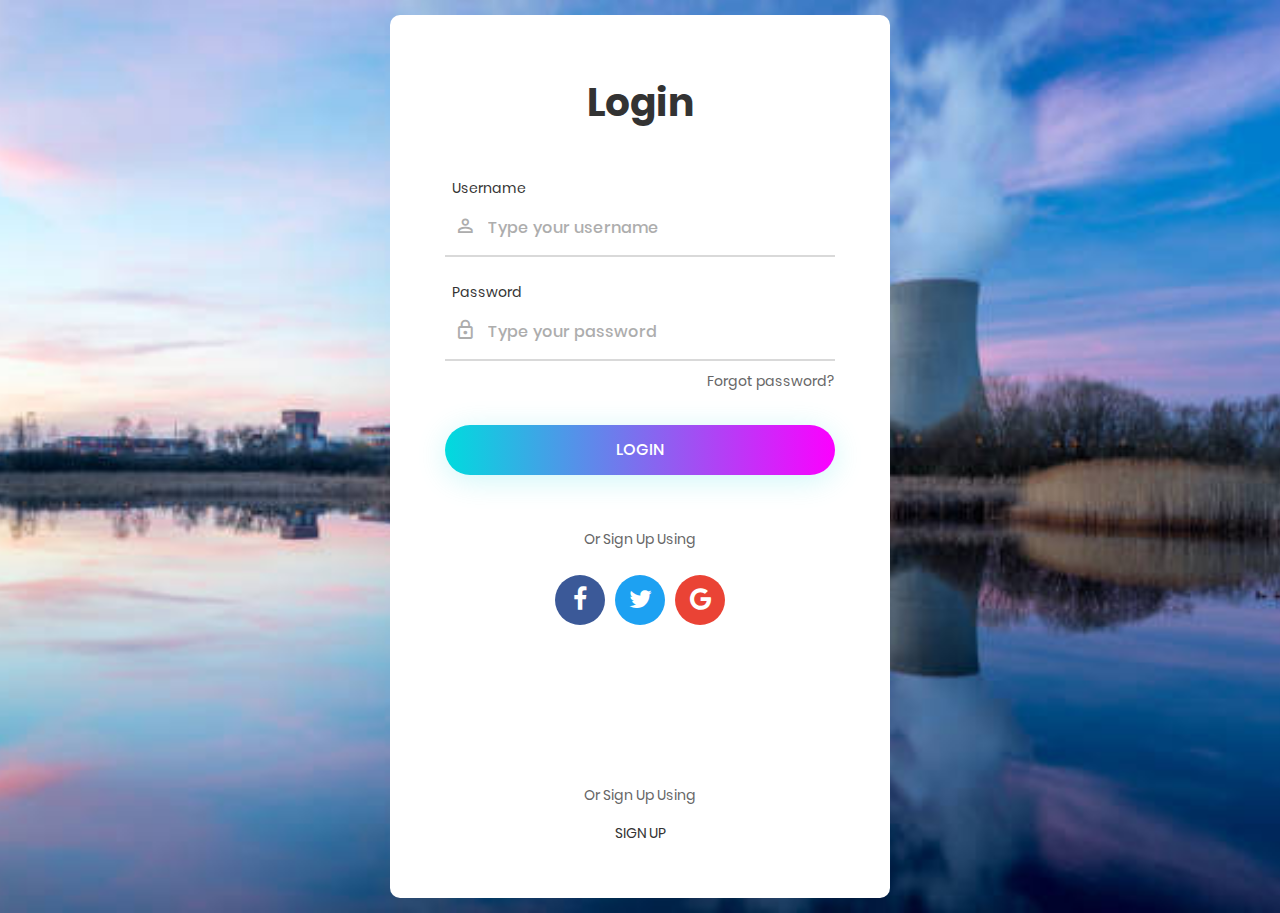
<file: login-page/index.html>
<!DOCTYPE html>
<html lang="en">
<head>
	<title>Login V4</title>
	<meta charset="UTF-8">
	<meta name="viewport" content="width=device-width, initial-scale=1">
<!--===============================================================================================-->	
	<link rel="icon" type="image/png" href="images/icons/favicon.ico"/>
<!--===============================================================================================-->
	<link rel="stylesheet" type="text/css" href="vendor/bootstrap/css/bootstrap.min.css">
<!--===============================================================================================-->
	<link rel="stylesheet" type="text/css" href="fonts/font-awesome-4.7.0/css/font-awesome.min.css">
<!--===============================================================================================-->
	<link rel="stylesheet" type="text/css" href="fonts/iconic/css/material-design-iconic-font.min.css">
<!--===============================================================================================-->
	<link rel="stylesheet" type="text/css" href="vendor/animate/animate.css">
<!--===============================================================================================-->	
	<link rel="stylesheet" type="text/css" href="vendor/css-hamburgers/hamburgers.min.css">
<!--===============================================================================================-->
	<link rel="stylesheet" type="text/css" href="vendor/animsition/css/animsition.min.css">
<!--===============================================================================================-->
	<link rel="stylesheet" type="text/css" href="vendor/select2/select2.min.css">
<!--===============================================================================================-->	
	<link rel="stylesheet" type="text/css" href="vendor/daterangepicker/daterangepicker.css">
<!--===============================================================================================-->
	<link rel="stylesheet" type="text/css" href="css/util.css">
	<link rel="stylesheet" type="text/css" href="css/main.css">
<!--===============================================================================================-->
</head>
<body>
	
	<div class="limiter">
		<div class="container-login100" style="background-image: url('images/bg-01.jpg');">
			<div class="wrap-login100 p-l-55 p-r-55 p-t-65 p-b-54">
				<form class="login100-form validate-form">
					<span class="login100-form-title p-b-49">
						Login
					</span>

					<div class="wrap-input100 validate-input m-b-23" data-validate = "Username is reauired">
						<span class="label-input100">Username</span>
						<input class="input100" type="text" name="username" placeholder="Type your username">
						<span class="focus-input100" data-symbol="&#xf206;"></span>
					</div>

					<div class="wrap-input100 validate-input" data-validate="Password is required">
						<span class="label-input100">Password</span>
						<input class="input100" type="password" name="pass" placeholder="Type your password">
						<span class="focus-input100" data-symbol="&#xf190;"></span>
					</div>
					
					<div class="text-right p-t-8 p-b-31">
						<a href="#">
							Forgot password?
						</a>
					</div>
					
					<div class="container-login100-form-btn">
						<div class="wrap-login100-form-btn">
							<div class="login100-form-bgbtn"></div>
							<button class="login100-form-btn">
								Login
							</button>
						</div>
					</div>

					<div class="txt1 text-center p-t-54 p-b-20">
						<span>
							Or Sign Up Using
						</span>
					</div>

					<div class="flex-c-m">
						<a href="#" class="login100-social-item bg1">
							<i class="fa fa-facebook"></i>
						</a>

						<a href="#" class="login100-social-item bg2">
							<i class="fa fa-twitter"></i>
						</a>

						<a href="#" class="login100-social-item bg3">
							<i class="fa fa-google"></i>
						</a>
					</div>

					<div class="flex-col-c p-t-155">
						<span class="txt1 p-b-17">
							Or Sign Up Using
						</span>

						<a href="#" class="txt2">
							Sign Up
						</a>
					</div>
				</form>
			</div>
		</div>
	</div>
	

	<div id="dropDownSelect1"></div>
	
<!--===============================================================================================-->
	<script src="vendor/jquery/jquery-3.2.1.min.js"></script>
<!--===============================================================================================-->
	<script src="vendor/animsition/js/animsition.min.js"></script>
<!--===============================================================================================-->
	<script src="vendor/bootstrap/js/popper.js"></script>
	<script src="vendor/bootstrap/js/bootstrap.min.js"></script>
<!--===============================================================================================-->
	<script src="vendor/select2/select2.min.js"></script>
<!--===============================================================================================-->
	<script src="vendor/daterangepicker/moment.min.js"></script>
	<script src="vendor/daterangepicker/daterangepicker.js"></script>
<!--===============================================================================================-->
	<script src="vendor/countdowntime/countdowntime.js"></script>
<!--===============================================================================================-->
	<script src="js/main.js"></script>

</body>
</html>
</file>
<file: login-page/vendor/daterangepicker/daterangepicker.css>
.daterangepicker {
  position: absolute;
  color: inherit;
  background-color: #fff;
  border-radius: 4px;
  width: 278px;
  padding: 4px;
  margin-top: 1px;
  top: 100px;
  left: 20px;
  /* Calendars */ }
  .daterangepicker:before, .daterangepicker:after {
    position: absolute;
    display: inline-block;
    border-bottom-color: rgba(0, 0, 0, 0.2);
    content: ''; }
  .daterangepicker:before {
    top: -7px;
    border-right: 7px solid transparent;
    border-left: 7px solid transparent;
    border-bottom: 7px solid #ccc; }
  .daterangepicker:after {
    top: -6px;
    border-right: 6px solid transparent;
    border-bottom: 6px solid #fff;
    border-left: 6px solid transparent; }
  .daterangepicker.opensleft:before {
    right: 9px; }
  .daterangepicker.opensleft:after {
    right: 10px; }
  .daterangepicker.openscenter:before {
    left: 0;
    right: 0;
    width: 0;
    margin-left: auto;
    margin-right: auto; }
  .daterangepicker.openscenter:after {
    left: 0;
    right: 0;
    width: 0;
    margin-left: auto;
    margin-right: auto; }
  .daterangepicker.opensright:before {
    left: 9px; }
  .daterangepicker.opensright:after {
    left: 10px; }
  .daterangepicker.dropup {
    margin-top: -5px; }
    .daterangepicker.dropup:before {
      top: initial;
      bottom: -7px;
      border-bottom: initial;
      border-top: 7px solid #ccc; }
    .daterangepicker.dropup:after {
      top: initial;
      bottom: -6px;
      border-bottom: initial;
      border-top: 6px solid #fff; }
  .daterangepicker.dropdown-menu {
    max-width: none;
    z-index: 3001; }
  .daterangepicker.single .ranges, .daterangepicker.single .calendar {
    float: none; }
  .daterangepicker.show-calendar .calendar {
    display: block; }
  .daterangepicker .calendar {
    display: none;
    max-width: 270px;
    margin: 4px; }
    .daterangepicker .calendar.single .calendar-table {
      border: none; }
    .daterangepicker .calendar th, .daterangepicker .calendar td {
      white-space: nowrap;
      text-align: center;
      min-width: 32px; }
  .daterangepicker .calendar-table {
    border: 1px solid #fff;
    padding: 4px;
    border-radius: 4px;
    background-color: #fff; }
  .daterangepicker table {
    width: 100%;
    margin: 0; }
  .daterangepicker td, .daterangepicker th {
    text-align: center;
    width: 20px;
    height: 20px;
    border-radius: 4px;
    border: 1px solid transparent;
    white-space: nowrap;
    cursor: pointer; }
    .daterangepicker td.available:hover, .daterangepicker th.available:hover {
      background-color: #eee;
      border-color: transparent;
      color: inherit; }
    .daterangepicker td.week, .daterangepicker th.week {
      font-size: 80%;
      color: #ccc; }
  .daterangepicker td.off, .daterangepicker td.off.in-range, .daterangepicker td.off.start-date, .daterangepicker td.off.end-date {
    background-color: #fff;
    border-color: transparent;
    color: #999; }
  .daterangepicker td.in-range {
    background-color: #ebf4f8;
    border-color: transparent;
    color: #000;
    border-radius: 0; }
  .daterangepicker td.start-date {
    border-radius: 4px 0 0 4px; }
  .daterangepicker td.end-date {
    border-radius: 0 4px 4px 0; }
  .daterangepicker td.start-date.end-date {
    border-radius: 4px; }
  .daterangepicker td.active, .daterangepicker td.active:hover {
    background-color: #357ebd;
    border-color: transparent;
    color: #fff; }
  .daterangepicker th.month {
    width: auto; }
  .daterangepicker td.disabled, .daterangepicker option.disabled {
    color: #999;
    cursor: not-allowed;
    text-decoration: line-through; }
  .daterangepicker select.monthselect, .daterangepicker select.yearselect {
    font-size: 12px;
    padding: 1px;
    height: auto;
    margin: 0;
    cursor: default; }
  .daterangepicker select.monthselect {
    margin-right: 2%;
    width: 56%; }
  .daterangepicker select.yearselect {
    width: 40%; }
  .daterangepicker select.hourselect, .daterangepicker select.minuteselect, .daterangepicker select.secondselect, .daterangepicker select.ampmselect {
    width: 50px;
    margin-bottom: 0; }
  .daterangepicker .input-mini {
    border: 1px solid #ccc;
    border-radius: 4px;
    color: #555;
    height: 30px;
    line-height: 30px;
    display: block;
    vertical-align: middle;
    margin: 0 0 5px 0;
    padding: 0 6px 0 28px;
    width: 100%; }
    .daterangepicker .input-mini.active {
      border: 1px solid #08c;
      border-radius: 4px; }
  .daterangepicker .daterangepicker_input {
    position: relative; }
    .daterangepicker .daterangepicker_input i {
      position: absolute;
      left: 8px;
      top: 8px; }
  .daterangepicker.rtl .input-mini {
    padding-right: 28px;
    padding-left: 6px; }
  .daterangepicker.rtl .daterangepicker_input i {
    left: auto;
    right: 8px; }
  .daterangepicker .calendar-time {
    text-align: center;
    margin: 5px auto;
    line-height: 30px;
    position: relative;
    padding-left: 28px; }
    .daterangepicker .calendar-time select.disabled {
      color: #ccc;
      cursor: not-allowed; }

.ranges {
  font-size: 11px;
  float: none;
  margin: 4px;
  text-align: left; }
  .ranges ul {
    list-style: none;
    margin: 0 auto;
    padding: 0;
    width: 100%; }
  .ranges li {
    font-size: 13px;
    background-color: #f5f5f5;
    border: 1px solid #f5f5f5;
    border-radius: 4px;
    color: #08c;
    padding: 3px 12px;
    margin-bottom: 8px;
    cursor: pointer; }
    .ranges li:hover {
      background-color: #08c;
      border: 1px solid #08c;
      color: #fff; }
    .ranges li.active {
      background-color: #08c;
      border: 1px solid #08c;
      color: #fff; }

/*  Larger Screen Styling */
@media (min-width: 564px) {
  .daterangepicker {
    width: auto; }
    .daterangepicker .ranges ul {
      width: 160px; }
    .daterangepicker.single .ranges ul {
      width: 100%; }
    .daterangepicker.single .calendar.left {
      clear: none; }
    .daterangepicker.single.ltr .ranges, .daterangepicker.single.ltr .calendar {
      float: left; }
    .daterangepicker.single.rtl .ranges, .daterangepicker.single.rtl .calendar {
      float: right; }
    .daterangepicker.ltr {
      direction: ltr;
      text-align: left; }
      .daterangepicker.ltr .calendar.left {
        clear: left;
        margin-right: 0; }
        .daterangepicker.ltr .calendar.left .calendar-table {
          border-right: none;
          border-top-right-radius: 0;
          border-bottom-right-radius: 0; }
      .daterangepicker.ltr .calendar.right {
        margin-left: 0; }
        .daterangepicker.ltr .calendar.right .calendar-table {
          border-left: none;
          border-top-left-radius: 0;
          border-bottom-left-radius: 0; }
      .daterangepicker.ltr .left .daterangepicker_input {
        padding-right: 12px; }
      .daterangepicker.ltr .calendar.left .calendar-table {
        padding-right: 12px; }
      .daterangepicker.ltr .ranges, .daterangepicker.ltr .calendar {
        float: left; }
    .daterangepicker.rtl {
      direction: rtl;
      text-align: right; }
      .daterangepicker.rtl .calendar.left {
        clear: right;
        margin-left: 0; }
        .daterangepicker.rtl .calendar.left .calendar-table {
          border-left: none;
          border-top-left-radius: 0;
          border-bottom-left-radius: 0; }
      .daterangepicker.rtl .calendar.right {
        margin-right: 0; }
        .daterangepicker.rtl .calendar.right .calendar-table {
          border-right: none;
          border-top-right-radius: 0;
          border-bottom-right-radius: 0; }
      .daterangepicker.rtl .left .daterangepicker_input {
        padding-left: 12px; }
      .daterangepicker.rtl .calendar.left .calendar-table {
        padding-left: 12px; }
      .daterangepicker.rtl .ranges, .daterangepicker.rtl .calendar {
        text-align: right;
        float: right; } }
@media (min-width: 730px) {
  .daterangepicker .ranges {
    width: auto; }
  .daterangepicker.ltr .ranges {
    float: left; }
  .daterangepicker.rtl .ranges {
    float: right; }
  .daterangepicker .calendar.left {
    clear: none !important; } }
</file>
<file: login-page/css/util.css>
/*[ FONT SIZE ]
///////////////////////////////////////////////////////////
*/
.fs-1 {font-size: 1px;}
.fs-2 {font-size: 2px;}
.fs-3 {font-size: 3px;}
.fs-4 {font-size: 4px;}
.fs-5 {font-size: 5px;}
.fs-6 {font-size: 6px;}
.fs-7 {font-size: 7px;}
.fs-8 {font-size: 8px;}
.fs-9 {font-size: 9px;}
.fs-10 {font-size: 10px;}
.fs-11 {font-size: 11px;}
.fs-12 {font-size: 12px;}
.fs-13 {font-size: 13px;}
.fs-14 {font-size: 14px;}
.fs-15 {font-size: 15px;}
.fs-16 {font-size: 16px;}
.fs-17 {font-size: 17px;}
.fs-18 {font-size: 18px;}
.fs-19 {font-size: 19px;}
.fs-20 {font-size: 20px;}
.fs-21 {font-size: 21px;}
.fs-22 {font-size: 22px;}
.fs-23 {font-size: 23px;}
.fs-24 {font-size: 24px;}
.fs-25 {font-size: 25px;}
.fs-26 {font-size: 26px;}
.fs-27 {font-size: 27px;}
.fs-28 {font-size: 28px;}
.fs-29 {font-size: 29px;}
.fs-30 {font-size: 30px;}
.fs-31 {font-size: 31px;}
.fs-32 {font-size: 32px;}
.fs-33 {font-size: 33px;}
.fs-34 {font-size: 34px;}
.fs-35 {font-size: 35px;}
.fs-36 {font-size: 36px;}
.fs-37 {font-size: 37px;}
.fs-38 {font-size: 38px;}
.fs-39 {font-size: 39px;}
.fs-40 {font-size: 40px;}
.fs-41 {font-size: 41px;}
.fs-42 {font-size: 42px;}
.fs-43 {font-size: 43px;}
.fs-44 {font-size: 44px;}
.fs-45 {font-size: 45px;}
.fs-46 {font-size: 46px;}
.fs-47 {font-size: 47px;}
.fs-48 {font-size: 48px;}
.fs-49 {font-size: 49px;}
.fs-50 {font-size: 50px;}
.fs-51 {font-size: 51px;}
.fs-52 {font-size: 52px;}
.fs-53 {font-size: 53px;}
.fs-54 {font-size: 54px;}
.fs-55 {font-size: 55px;}
.fs-56 {font-size: 56px;}
.fs-57 {font-size: 57px;}
.fs-58 {font-size: 58px;}
.fs-59 {font-size: 59px;}
.fs-60 {font-size: 60px;}
.fs-61 {font-size: 61px;}
.fs-62 {font-size: 62px;}
.fs-63 {font-size: 63px;}
.fs-64 {font-size: 64px;}
.fs-65 {font-size: 65px;}
.fs-66 {font-size: 66px;}
.fs-67 {font-size: 67px;}
.fs-68 {font-size: 68px;}
.fs-69 {font-size: 69px;}
.fs-70 {font-size: 70px;}
.fs-71 {font-size: 71px;}
.fs-72 {font-size: 72px;}
.fs-73 {font-size: 73px;}
.fs-74 {font-size: 74px;}
.fs-75 {font-size: 75px;}
.fs-76 {font-size: 76px;}
.fs-77 {font-size: 77px;}
.fs-78 {font-size: 78px;}
.fs-79 {font-size: 79px;}
.fs-80 {font-size: 80px;}
.fs-81 {font-size: 81px;}
.fs-82 {font-size: 82px;}
.fs-83 {font-size: 83px;}
.fs-84 {font-size: 84px;}
.fs-85 {font-size: 85px;}
.fs-86 {font-size: 86px;}
.fs-87 {font-size: 87px;}
.fs-88 {font-size: 88px;}
.fs-89 {font-size: 89px;}
.fs-90 {font-size: 90px;}
.fs-91 {font-size: 91px;}
.fs-92 {font-size: 92px;}
.fs-93 {font-size: 93px;}
.fs-94 {font-size: 94px;}
.fs-95 {font-size: 95px;}
.fs-96 {font-size: 96px;}
.fs-97 {font-size: 97px;}
.fs-98 {font-size: 98px;}
.fs-99 {font-size: 99px;}
.fs-100 {font-size: 100px;}
.fs-101 {font-size: 101px;}
.fs-102 {font-size: 102px;}
.fs-103 {font-size: 103px;}
.fs-104 {font-size: 104px;}
.fs-105 {font-size: 105px;}
.fs-106 {font-size: 106px;}
.fs-107 {font-size: 107px;}
.fs-108 {font-size: 108px;}
.fs-109 {font-size: 109px;}
.fs-110 {font-size: 110px;}
.fs-111 {font-size: 111px;}
.fs-112 {font-size: 112px;}
.fs-113 {font-size: 113px;}
.fs-114 {font-size: 114px;}
.fs-115 {font-size: 115px;}
.fs-116 {font-size: 116px;}
.fs-117 {font-size: 117px;}
.fs-118 {font-size: 118px;}
.fs-119 {font-size: 119px;}
.fs-120 {font-size: 120px;}
.fs-121 {font-size: 121px;}
.fs-122 {font-size: 122px;}
.fs-123 {font-size: 123px;}
.fs-124 {font-size: 124px;}
.fs-125 {font-size: 125px;}
.fs-126 {font-size: 126px;}
.fs-127 {font-size: 127px;}
.fs-128 {font-size: 128px;}
.fs-129 {font-size: 129px;}
.fs-130 {font-size: 130px;}
.fs-131 {font-size: 131px;}
.fs-132 {font-size: 132px;}
.fs-133 {font-size: 133px;}
.fs-134 {font-size: 134px;}
.fs-135 {font-size: 135px;}
.fs-136 {font-size: 136px;}
.fs-137 {font-size: 137px;}
.fs-138 {font-size: 138px;}
.fs-139 {font-size: 139px;}
.fs-140 {font-size: 140px;}
.fs-141 {font-size: 141px;}
.fs-142 {font-size: 142px;}
.fs-143 {font-size: 143px;}
.fs-144 {font-size: 144px;}
.fs-145 {font-size: 145px;}
.fs-146 {font-size: 146px;}
.fs-147 {font-size: 147px;}
.fs-148 {font-size: 148px;}
.fs-149 {font-size: 149px;}
.fs-150 {font-size: 150px;}
.fs-151 {font-size: 151px;}
.fs-152 {font-size: 152px;}
.fs-153 {font-size: 153px;}
.fs-154 {font-size: 154px;}
.fs-155 {font-size: 155px;}
.fs-156 {font-size: 156px;}
.fs-157 {font-size: 157px;}
.fs-158 {font-size: 158px;}
.fs-159 {font-size: 159px;}
.fs-160 {font-size: 160px;}
.fs-161 {font-size: 161px;}
.fs-162 {font-size: 162px;}
.fs-163 {font-size: 163px;}
.fs-164 {font-size: 164px;}
.fs-165 {font-size: 165px;}
.fs-166 {font-size: 166px;}
.fs-167 {font-size: 167px;}
.fs-168 {font-size: 168px;}
.fs-169 {font-size: 169px;}
.fs-170 {font-size: 170px;}
.fs-171 {font-size: 171px;}
.fs-172 {font-size: 172px;}
.fs-173 {font-size: 173px;}
.fs-174 {font-size: 174px;}
.fs-175 {font-size: 175px;}
.fs-176 {font-size: 176px;}
.fs-177 {font-size: 177px;}
.fs-178 {font-size: 178px;}
.fs-179 {font-size: 179px;}
.fs-180 {font-size: 180px;}
.fs-181 {font-size: 181px;}
.fs-182 {font-size: 182px;}
.fs-183 {font-size: 183px;}
.fs-184 {font-size: 184px;}
.fs-185 {font-size: 185px;}
.fs-186 {font-size: 186px;}
.fs-187 {font-size: 187px;}
.fs-188 {font-size: 188px;}
.fs-189 {font-size: 189px;}
.fs-190 {font-size: 190px;}
.fs-191 {font-size: 191px;}
.fs-192 {font-size: 192px;}
.fs-193 {font-size: 193px;}
.fs-194 {font-size: 194px;}
.fs-195 {font-size: 195px;}
.fs-196 {font-size: 196px;}
.fs-197 {font-size: 197px;}
.fs-198 {font-size: 198px;}
.fs-199 {font-size: 199px;}
.fs-200 {font-size: 200px;}

/*[ PADDING ]
///////////////////////////////////////////////////////////
*/
.p-t-0 {padding-top: 0px;}
.p-t-1 {padding-top: 1px;}
.p-t-2 {padding-top: 2px;}
.p-t-3 {padding-top: 3px;}
.p-t-4 {padding-top: 4px;}
.p-t-5 {padding-top: 5px;}
.p-t-6 {padding-top: 6px;}
.p-t-7 {padding-top: 7px;}
.p-t-8 {padding-top: 8px;}
.p-t-9 {padding-top: 9px;}
.p-t-10 {padding-top: 10px;}
.p-t-11 {padding-top: 11px;}
.p-t-12 {padding-top: 12px;}
.p-t-13 {padding-top: 13px;}
.p-t-14 {padding-top: 14px;}
.p-t-15 {padding-top: 15px;}
.p-t-16 {padding-top: 16px;}
.p-t-17 {padding-top: 17px;}
.p-t-18 {padding-top: 18px;}
.p-t-19 {padding-top: 19px;}
.p-t-20 {padding-top: 20px;}
.p-t-21 {padding-top: 21px;}
.p-t-22 {padding-top: 22px;}
.p-t-23 {padding-top: 23px;}
.p-t-24 {padding-top: 24px;}
.p-t-25 {padding-top: 25px;}
.p-t-26 {padding-top: 26px;}
.p-t-27 {padding-top: 27px;}
.p-t-28 {padding-top: 28px;}
.p-t-29 {padding-top: 29px;}
.p-t-30 {padding-top: 30px;}
.p-t-31 {padding-top: 31px;}
.p-t-32 {padding-top: 32px;}
.p-t-33 {padding-top: 33px;}
.p-t-34 {padding-top: 34px;}
.p-t-35 {padding-top: 35px;}
.p-t-36 {padding-top: 36px;}
.p-t-37 {padding-top: 37px;}
.p-t-38 {padding-top: 38px;}
.p-t-39 {padding-top: 39px;}
.p-t-40 {padding-top: 40px;}
.p-t-41 {padding-top: 41px;}
.p-t-42 {padding-top: 42px;}
.p-t-43 {padding-top: 43px;}
.p-t-44 {padding-top: 44px;}
.p-t-45 {padding-top: 45px;}
.p-t-46 {padding-top: 46px;}
.p-t-47 {padding-top: 47px;}
.p-t-48 {padding-top: 48px;}
.p-t-49 {padding-top: 49px;}
.p-t-50 {padding-top: 50px;}
.p-t-51 {padding-top: 51px;}
.p-t-52 {padding-top: 52px;}
.p-t-53 {padding-top: 53px;}
.p-t-54 {padding-top: 54px;}
.p-t-55 {padding-top: 55px;}
.p-t-56 {padding-top: 56px;}
.p-t-57 {padding-top: 57px;}
.p-t-58 {padding-top: 58px;}
.p-t-59 {padding-top: 59px;}
.p-t-60 {padding-top: 60px;}
.p-t-61 {padding-top: 61px;}
.p-t-62 {padding-top: 62px;}
.p-t-63 {padding-top: 63px;}
.p-t-64 {padding-top: 64px;}
.p-t-65 {padding-top: 65px;}
.p-t-66 {padding-top: 66px;}
.p-t-67 {padding-top: 67px;}
.p-t-68 {padding-top: 68px;}
.p-t-69 {padding-top: 69px;}
.p-t-70 {padding-top: 70px;}
.p-t-71 {padding-top: 71px;}
.p-t-72 {padding-top: 72px;}
.p-t-73 {padding-top: 73px;}
.p-t-74 {padding-top: 74px;}
.p-t-75 {padding-top: 75px;}
.p-t-76 {padding-top: 76px;}
.p-t-77 {padding-top: 77px;}
.p-t-78 {padding-top: 78px;}
.p-t-79 {padding-top: 79px;}
.p-t-80 {padding-top: 80px;}
.p-t-81 {padding-top: 81px;}
.p-t-82 {padding-top: 82px;}
.p-t-83 {padding-top: 83px;}
.p-t-84 {padding-top: 84px;}
.p-t-85 {padding-top: 85px;}
.p-t-86 {padding-top: 86px;}
.p-t-87 {padding-top: 87px;}
.p-t-88 {padding-top: 88px;}
.p-t-89 {padding-top: 89px;}
.p-t-90 {padding-top: 90px;}
.p-t-91 {padding-top: 91px;}
.p-t-92 {padding-top: 92px;}
.p-t-93 {padding-top: 93px;}
.p-t-94 {padding-top: 94px;}
.p-t-95 {padding-top: 95px;}
.p-t-96 {padding-top: 96px;}
.p-t-97 {padding-top: 97px;}
.p-t-98 {padding-top: 98px;}
.p-t-99 {padding-top: 99px;}
.p-t-100 {padding-top: 100px;}
.p-t-101 {padding-top: 101px;}
.p-t-102 {padding-top: 102px;}
.p-t-103 {padding-top: 103px;}
.p-t-104 {padding-top: 104px;}
.p-t-105 {padding-top: 105px;}
.p-t-106 {padding-top: 106px;}
.p-t-107 {padding-top: 107px;}
.p-t-108 {padding-top: 108px;}
.p-t-109 {padding-top: 109px;}
.p-t-110 {padding-top: 110px;}
.p-t-111 {padding-top: 111px;}
.p-t-112 {padding-top: 112px;}
.p-t-113 {padding-top: 113px;}
.p-t-114 {padding-top: 114px;}
.p-t-115 {padding-top: 115px;}
.p-t-116 {padding-top: 116px;}
.p-t-117 {padding-top: 117px;}
.p-t-118 {padding-top: 118px;}
.p-t-119 {padding-top: 119px;}
.p-t-120 {padding-top: 120px;}
.p-t-121 {padding-top: 121px;}
.p-t-122 {padding-top: 122px;}
.p-t-123 {padding-top: 123px;}
.p-t-124 {padding-top: 124px;}
.p-t-125 {padding-top: 125px;}
.p-t-126 {padding-top: 126px;}
.p-t-127 {padding-top: 127px;}
.p-t-128 {padding-top: 128px;}
.p-t-129 {padding-top: 129px;}
.p-t-130 {padding-top: 130px;}
.p-t-131 {padding-top: 131px;}
.p-t-132 {padding-top: 132px;}
.p-t-133 {padding-top: 133px;}
.p-t-134 {padding-top: 134px;}
.p-t-135 {padding-top: 135px;}
.p-t-136 {padding-top: 136px;}
.p-t-137 {padding-top: 137px;}
.p-t-138 {padding-top: 138px;}
.p-t-139 {padding-top: 139px;}
.p-t-140 {padding-top: 140px;}
.p-t-141 {padding-top: 141px;}
.p-t-142 {padding-top: 142px;}
.p-t-143 {padding-top: 143px;}
.p-t-144 {padding-top: 144px;}
.p-t-145 {padding-top: 145px;}
.p-t-146 {padding-top: 146px;}
.p-t-147 {padding-top: 147px;}
.p-t-148 {padding-top: 148px;}
.p-t-149 {padding-top: 149px;}
.p-t-150 {padding-top: 150px;}
.p-t-151 {padding-top: 151px;}
.p-t-152 {padding-top: 152px;}
.p-t-153 {padding-top: 153px;}
.p-t-154 {padding-top: 154px;}
.p-t-155 {padding-top: 155px;}
.p-t-156 {padding-top: 156px;}
.p-t-157 {padding-top: 157px;}
.p-t-158 {padding-top: 158px;}
.p-t-159 {padding-top: 159px;}
.p-t-160 {padding-top: 160px;}
.p-t-161 {padding-top: 161px;}
.p-t-162 {padding-top: 162px;}
.p-t-163 {padding-top: 163px;}
.p-t-164 {padding-top: 164px;}
.p-t-165 {padding-top: 165px;}
.p-t-166 {padding-top: 166px;}
.p-t-167 {padding-top: 167px;}
.p-t-168 {padding-top: 168px;}
.p-t-169 {padding-top: 169px;}
.p-t-170 {padding-top: 170px;}
.p-t-171 {padding-top: 171px;}
.p-t-172 {padding-top: 172px;}
.p-t-173 {padding-top: 173px;}
.p-t-174 {padding-top: 174px;}
.p-t-175 {padding-top: 175px;}
.p-t-176 {padding-top: 176px;}
.p-t-177 {padding-top: 177px;}
.p-t-178 {padding-top: 178px;}
.p-t-179 {padding-top: 179px;}
.p-t-180 {padding-top: 180px;}
.p-t-181 {padding-top: 181px;}
.p-t-182 {padding-top: 182px;}
.p-t-183 {padding-top: 183px;}
.p-t-184 {padding-top: 184px;}
.p-t-185 {padding-top: 185px;}
.p-t-186 {padding-top: 186px;}
.p-t-187 {padding-top: 187px;}
.p-t-188 {padding-top: 188px;}
.p-t-189 {padding-top: 189px;}
.p-t-190 {padding-top: 190px;}
.p-t-191 {padding-top: 191px;}
.p-t-192 {padding-top: 192px;}
.p-t-193 {padding-top: 193px;}
.p-t-194 {padding-top: 194px;}
.p-t-195 {padding-top: 195px;}
.p-t-196 {padding-top: 196px;}
.p-t-197 {padding-top: 197px;}
.p-t-198 {padding-top: 198px;}
.p-t-199 {padding-top: 199px;}
.p-t-200 {padding-top: 200px;}
.p-t-201 {padding-top: 201px;}
.p-t-202 {padding-top: 202px;}
.p-t-203 {padding-top: 203px;}
.p-t-204 {padding-top: 204px;}
.p-t-205 {padding-top: 205px;}
.p-t-206 {padding-top: 206px;}
.p-t-207 {padding-top: 207px;}
.p-t-208 {padding-top: 208px;}
.p-t-209 {padding-top: 209px;}
.p-t-210 {padding-top: 210px;}
.p-t-211 {padding-top: 211px;}
.p-t-212 {padding-top: 212px;}
.p-t-213 {padding-top: 213px;}
.p-t-214 {padding-top: 214px;}
.p-t-215 {padding-top: 215px;}
.p-t-216 {padding-top: 216px;}
.p-t-217 {padding-top: 217px;}
.p-t-218 {padding-top: 218px;}
.p-t-219 {padding-top: 219px;}
.p-t-220 {padding-top: 220px;}
.p-t-221 {padding-top: 221px;}
.p-t-222 {padding-top: 222px;}
.p-t-223 {padding-top: 223px;}
.p-t-224 {padding-top: 224px;}
.p-t-225 {padding-top: 225px;}
.p-t-226 {padding-top: 226px;}
.p-t-227 {padding-top: 227px;}
.p-t-228 {padding-top: 228px;}
.p-t-229 {padding-top: 229px;}
.p-t-230 {padding-top: 230px;}
.p-t-231 {padding-top: 231px;}
.p-t-232 {padding-top: 232px;}
.p-t-233 {padding-top: 233px;}
.p-t-234 {padding-top: 234px;}
.p-t-235 {padding-top: 235px;}
.p-t-236 {padding-top: 236px;}
.p-t-237 {padding-top: 237px;}
.p-t-238 {padding-top: 238px;}
.p-t-239 {padding-top: 239px;}
.p-t-240 {padding-top: 240px;}
.p-t-241 {padding-top: 241px;}
.p-t-242 {padding-top: 242px;}
.p-t-243 {padding-top: 243px;}
.p-t-244 {padding-top: 244px;}
.p-t-245 {padding-top: 245px;}
.p-t-246 {padding-top: 246px;}
.p-t-247 {padding-top: 247px;}
.p-t-248 {padding-top: 248px;}
.p-t-249 {padding-top: 249px;}
.p-t-250 {padding-top: 250px;}
.p-b-0 {padding-bottom: 0px;}
.p-b-1 {padding-bottom: 1px;}
.p-b-2 {padding-bottom: 2px;}
.p-b-3 {padding-bottom: 3px;}
.p-b-4 {padding-bottom: 4px;}
.p-b-5 {padding-bottom: 5px;}
.p-b-6 {padding-bottom: 6px;}
.p-b-7 {padding-bottom: 7px;}
.p-b-8 {padding-bottom: 8px;}
.p-b-9 {padding-bottom: 9px;}
.p-b-10 {padding-bottom: 10px;}
.p-b-11 {padding-bottom: 11px;}
.p-b-12 {padding-bottom: 12px;}
.p-b-13 {padding-bottom: 13px;}
.p-b-14 {padding-bottom: 14px;}
.p-b-15 {padding-bottom: 15px;}
.p-b-16 {padding-bottom: 16px;}
.p-b-17 {padding-bottom: 17px;}
.p-b-18 {padding-bottom: 18px;}
.p-b-19 {padding-bottom: 19px;}
.p-b-20 {padding-bottom: 20px;}
.p-b-21 {padding-bottom: 21px;}
.p-b-22 {padding-bottom: 22px;}
.p-b-23 {padding-bottom: 23px;}
.p-b-24 {padding-bottom: 24px;}
.p-b-25 {padding-bottom: 25px;}
.p-b-26 {padding-bottom: 26px;}
.p-b-27 {padding-bottom: 27px;}
.p-b-28 {padding-bottom: 28px;}
.p-b-29 {padding-bottom: 29px;}
.p-b-30 {padding-bottom: 30px;}
.p-b-31 {padding-bottom: 31px;}
.p-b-32 {padding-bottom: 32px;}
.p-b-33 {padding-bottom: 33px;}
.p-b-34 {padding-bottom: 34px;}
.p-b-35 {padding-bottom: 35px;}
.p-b-36 {padding-bottom: 36px;}
.p-b-37 {padding-bottom: 37px;}
.p-b-38 {padding-bottom: 38px;}
.p-b-39 {padding-bottom: 39px;}
.p-b-40 {padding-bottom: 40px;}
.p-b-41 {padding-bottom: 41px;}
.p-b-42 {padding-bottom: 42px;}
.p-b-43 {padding-bottom: 43px;}
.p-b-44 {padding-bottom: 44px;}
.p-b-45 {padding-bottom: 45px;}
.p-b-46 {padding-bottom: 46px;}
.p-b-47 {padding-bottom: 47px;}
.p-b-48 {padding-bottom: 48px;}
.p-b-49 {padding-bottom: 49px;}
.p-b-50 {padding-bottom: 50px;}
.p-b-51 {padding-bottom: 51px;}
.p-b-52 {padding-bottom: 52px;}
.p-b-53 {padding-bottom: 53px;}
.p-b-54 {padding-bottom: 54px;}
.p-b-55 {padding-bottom: 55px;}
.p-b-56 {padding-bottom: 56px;}
.p-b-57 {padding-bottom: 57px;}
.p-b-58 {padding-bottom: 58px;}
.p-b-59 {padding-bottom: 59px;}
.p-b-60 {padding-bottom: 60px;}
.p-b-61 {padding-bottom: 61px;}
.p-b-62 {padding-bottom: 62px;}
.p-b-63 {padding-bottom: 63px;}
.p-b-64 {padding-bottom: 64px;}
.p-b-65 {padding-bottom: 65px;}
.p-b-66 {padding-bottom: 66px;}
.p-b-67 {padding-bottom: 67px;}
.p-b-68 {padding-bottom: 68px;}
.p-b-69 {padding-bottom: 69px;}
.p-b-70 {padding-bottom: 70px;}
.p-b-71 {padding-bottom: 71px;}
.p-b-72 {padding-bottom: 72px;}
.p-b-73 {padding-bottom: 73px;}
.p-b-74 {padding-bottom: 74px;}
.p-b-75 {padding-bottom: 75px;}
.p-b-76 {padding-bottom: 76px;}
.p-b-77 {padding-bottom: 77px;}
.p-b-78 {padding-bottom: 78px;}
.p-b-79 {padding-bottom: 79px;}
.p-b-80 {padding-bottom: 80px;}
.p-b-81 {padding-bottom: 81px;}
.p-b-82 {padding-bottom: 82px;}
.p-b-83 {padding-bottom: 83px;}
.p-b-84 {padding-bottom: 84px;}
.p-b-85 {padding-bottom: 85px;}
.p-b-86 {padding-bottom: 86px;}
.p-b-87 {padding-bottom: 87px;}
.p-b-88 {padding-bottom: 88px;}
.p-b-89 {padding-bottom: 89px;}
.p-b-90 {padding-bottom: 90px;}
.p-b-91 {padding-bottom: 91px;}
.p-b-92 {padding-bottom: 92px;}
.p-b-93 {padding-bottom: 93px;}
.p-b-94 {padding-bottom: 94px;}
.p-b-95 {padding-bottom: 95px;}
.p-b-96 {padding-bottom: 96px;}
.p-b-97 {padding-bottom: 97px;}
.p-b-98 {padding-bottom: 98px;}
.p-b-99 {padding-bottom: 99px;}
.p-b-100 {padding-bottom: 100px;}
.p-b-101 {padding-bottom: 101px;}
.p-b-102 {padding-bottom: 102px;}
.p-b-103 {padding-bottom: 103px;}
.p-b-104 {padding-bottom: 104px;}
.p-b-105 {padding-bottom: 105px;}
.p-b-106 {padding-bottom: 106px;}
.p-b-107 {padding-bottom: 107px;}
.p-b-108 {padding-bottom: 108px;}
.p-b-109 {padding-bottom: 109px;}
.p-b-110 {padding-bottom: 110px;}
.p-b-111 {padding-bottom: 111px;}
.p-b-112 {padding-bottom: 112px;}
.p-b-113 {padding-bottom: 113px;}
.p-b-114 {padding-bottom: 114px;}
.p-b-115 {padding-bottom: 115px;}
.p-b-116 {padding-bottom: 116px;}
.p-b-117 {padding-bottom: 117px;}
.p-b-118 {padding-bottom: 118px;}
.p-b-119 {padding-bottom: 119px;}
.p-b-120 {padding-bottom: 120px;}
.p-b-121 {padding-bottom: 121px;}
.p-b-122 {padding-bottom: 122px;}
.p-b-123 {padding-bottom: 123px;}
.p-b-124 {padding-bottom: 124px;}
.p-b-125 {padding-bottom: 125px;}
.p-b-126 {padding-bottom: 126px;}
.p-b-127 {padding-bottom: 127px;}
.p-b-128 {padding-bottom: 128px;}
.p-b-129 {padding-bottom: 129px;}
.p-b-130 {padding-bottom: 130px;}
.p-b-131 {padding-bottom: 131px;}
.p-b-132 {padding-bottom: 132px;}
.p-b-133 {padding-bottom: 133px;}
.p-b-134 {padding-bottom: 134px;}
.p-b-135 {padding-bottom: 135px;}
.p-b-136 {padding-bottom: 136px;}
.p-b-137 {padding-bottom: 137px;}
.p-b-138 {padding-bottom: 138px;}
.p-b-139 {padding-bottom: 139px;}
.p-b-140 {padding-bottom: 140px;}
.p-b-141 {padding-bottom: 141px;}
.p-b-142 {padding-bottom: 142px;}
.p-b-143 {padding-bottom: 143px;}
.p-b-144 {padding-bottom: 144px;}
.p-b-145 {padding-bottom: 145px;}
.p-b-146 {padding-bottom: 146px;}
.p-b-147 {padding-bottom: 147px;}
.p-b-148 {padding-bottom: 148px;}
.p-b-149 {padding-bottom: 149px;}
.p-b-150 {padding-bottom: 150px;}
.p-b-151 {padding-bottom: 151px;}
.p-b-152 {padding-bottom: 152px;}
.p-b-153 {padding-bottom: 153px;}
.p-b-154 {padding-bottom: 154px;}
.p-b-155 {padding-bottom: 155px;}
.p-b-156 {padding-bottom: 156px;}
.p-b-157 {padding-bottom: 157px;}
.p-b-158 {padding-bottom: 158px;}
.p-b-159 {padding-bottom: 159px;}
.p-b-160 {padding-bottom: 160px;}
.p-b-161 {padding-bottom: 161px;}
.p-b-162 {padding-bottom: 162px;}
.p-b-163 {padding-bottom: 163px;}
.p-b-164 {padding-bottom: 164px;}
.p-b-165 {padding-bottom: 165px;}
.p-b-166 {padding-bottom: 166px;}
.p-b-167 {padding-bottom: 167px;}
.p-b-168 {padding-bottom: 168px;}
.p-b-169 {padding-bottom: 169px;}
.p-b-170 {padding-bottom: 170px;}
.p-b-171 {padding-bottom: 171px;}
.p-b-172 {padding-bottom: 172px;}
.p-b-173 {padding-bottom: 173px;}
.p-b-174 {padding-bottom: 174px;}
.p-b-175 {padding-bottom: 175px;}
.p-b-176 {padding-bottom: 176px;}
.p-b-177 {padding-bottom: 177px;}
.p-b-178 {padding-bottom: 178px;}
.p-b-179 {padding-bottom: 179px;}
.p-b-180 {padding-bottom: 180px;}
.p-b-181 {padding-bottom: 181px;}
.p-b-182 {padding-bottom: 182px;}
.p-b-183 {padding-bottom: 183px;}
.p-b-184 {padding-bottom: 184px;}
.p-b-185 {padding-bottom: 185px;}
.p-b-186 {padding-bottom: 186px;}
.p-b-187 {padding-bottom: 187px;}
.p-b-188 {padding-bottom: 188px;}
.p-b-189 {padding-bottom: 189px;}
.p-b-190 {padding-bottom: 190px;}
.p-b-191 {padding-bottom: 191px;}
.p-b-192 {padding-bottom: 192px;}
.p-b-193 {padding-bottom: 193px;}
.p-b-194 {padding-bottom: 194px;}
.p-b-195 {padding-bottom: 195px;}
.p-b-196 {padding-bottom: 196px;}
.p-b-197 {padding-bottom: 197px;}
.p-b-198 {padding-bottom: 198px;}
.p-b-199 {padding-bottom: 199px;}
.p-b-200 {padding-bottom: 200px;}
.p-b-201 {padding-bottom: 201px;}
.p-b-202 {padding-bottom: 202px;}
.p-b-203 {padding-bottom: 203px;}
.p-b-204 {padding-bottom: 204px;}
.p-b-205 {padding-bottom: 205px;}
.p-b-206 {padding-bottom: 206px;}
.p-b-207 {padding-bottom: 207px;}
.p-b-208 {padding-bottom: 208px;}
.p-b-209 {padding-bottom: 209px;}
.p-b-210 {padding-bottom: 210px;}
.p-b-211 {padding-bottom: 211px;}
.p-b-212 {padding-bottom: 212px;}
.p-b-213 {padding-bottom: 213px;}
.p-b-214 {padding-bottom: 214px;}
.p-b-215 {padding-bottom: 215px;}
.p-b-216 {padding-bottom: 216px;}
.p-b-217 {padding-bottom: 217px;}
.p-b-218 {padding-bottom: 218px;}
.p-b-219 {padding-bottom: 219px;}
.p-b-220 {padding-bottom: 220px;}
.p-b-221 {padding-bottom: 221px;}
.p-b-222 {padding-bottom: 222px;}
.p-b-223 {padding-bottom: 223px;}
.p-b-224 {padding-bottom: 224px;}
.p-b-225 {padding-bottom: 225px;}
.p-b-226 {padding-bottom: 226px;}
.p-b-227 {padding-bottom: 227px;}
.p-b-228 {padding-bottom: 228px;}
.p-b-229 {padding-bottom: 229px;}
.p-b-230 {padding-bottom: 230px;}
.p-b-231 {padding-bottom: 231px;}
.p-b-232 {padding-bottom: 232px;}
.p-b-233 {padding-bottom: 233px;}
.p-b-234 {padding-bottom: 234px;}
.p-b-235 {padding-bottom: 235px;}
.p-b-236 {padding-bottom: 236px;}
.p-b-237 {padding-bottom: 237px;}
.p-b-238 {padding-bottom: 238px;}
.p-b-239 {padding-bottom: 239px;}
.p-b-240 {padding-bottom: 240px;}
.p-b-241 {padding-bottom: 241px;}
.p-b-242 {padding-bottom: 242px;}
.p-b-243 {padding-bottom: 243px;}
.p-b-244 {padding-bottom: 244px;}
.p-b-245 {padding-bottom: 245px;}
.p-b-246 {padding-bottom: 246px;}
.p-b-247 {padding-bottom: 247px;}
.p-b-248 {padding-bottom: 248px;}
.p-b-249 {padding-bottom: 249px;}
.p-b-250 {padding-bottom: 250px;}
.p-l-0 {padding-left: 0px;}
.p-l-1 {padding-left: 1px;}
.p-l-2 {padding-left: 2px;}
.p-l-3 {padding-left: 3px;}
.p-l-4 {padding-left: 4px;}
.p-l-5 {padding-left: 5px;}
.p-l-6 {padding-left: 6px;}
.p-l-7 {padding-left: 7px;}
.p-l-8 {padding-left: 8px;}
.p-l-9 {padding-left: 9px;}
.p-l-10 {padding-left: 10px;}
.p-l-11 {padding-left: 11px;}
.p-l-12 {padding-left: 12px;}
.p-l-13 {padding-left: 13px;}
.p-l-14 {padding-left: 14px;}
.p-l-15 {padding-left: 15px;}
.p-l-16 {padding-left: 16px;}
.p-l-17 {padding-left: 17px;}
.p-l-18 {padding-left: 18px;}
.p-l-19 {padding-left: 19px;}
.p-l-20 {padding-left: 20px;}
.p-l-21 {padding-left: 21px;}
.p-l-22 {padding-left: 22px;}
.p-l-23 {padding-left: 23px;}
.p-l-24 {padding-left: 24px;}
.p-l-25 {padding-left: 25px;}
.p-l-26 {padding-left: 26px;}
.p-l-27 {padding-left: 27px;}
.p-l-28 {padding-left: 28px;}
.p-l-29 {padding-left: 29px;}
.p-l-30 {padding-left: 30px;}
.p-l-31 {padding-left: 31px;}
.p-l-32 {padding-left: 32px;}
.p-l-33 {padding-left: 33px;}
.p-l-34 {padding-left: 34px;}
.p-l-35 {padding-left: 35px;}
.p-l-36 {padding-left: 36px;}
.p-l-37 {padding-left: 37px;}
.p-l-38 {padding-left: 38px;}
.p-l-39 {padding-left: 39px;}
.p-l-40 {padding-left: 40px;}
.p-l-41 {padding-left: 41px;}
.p-l-42 {padding-left: 42px;}
.p-l-43 {padding-left: 43px;}
.p-l-44 {padding-left: 44px;}
.p-l-45 {padding-left: 45px;}
.p-l-46 {padding-left: 46px;}
.p-l-47 {padding-left: 47px;}
.p-l-48 {padding-left: 48px;}
.p-l-49 {padding-left: 49px;}
.p-l-50 {padding-left: 50px;}
.p-l-51 {padding-left: 51px;}
.p-l-52 {padding-left: 52px;}
.p-l-53 {padding-left: 53px;}
.p-l-54 {padding-left: 54px;}
.p-l-55 {padding-left: 55px;}
.p-l-56 {padding-left: 56px;}
.p-l-57 {padding-left: 57px;}
.p-l-58 {padding-left: 58px;}
.p-l-59 {padding-left: 59px;}
.p-l-60 {padding-left: 60px;}
.p-l-61 {padding-left: 61px;}
.p-l-62 {padding-left: 62px;}
.p-l-63 {padding-left: 63px;}
.p-l-64 {padding-left: 64px;}
.p-l-65 {padding-left: 65px;}
.p-l-66 {padding-left: 66px;}
.p-l-67 {padding-left: 67px;}
.p-l-68 {padding-left: 68px;}
.p-l-69 {padding-left: 69px;}
.p-l-70 {padding-left: 70px;}
.p-l-71 {padding-left: 71px;}
.p-l-72 {padding-left: 72px;}
.p-l-73 {padding-left: 73px;}
.p-l-74 {padding-left: 74px;}
.p-l-75 {padding-left: 75px;}
.p-l-76 {padding-left: 76px;}
.p-l-77 {padding-left: 77px;}
.p-l-78 {padding-left: 78px;}
.p-l-79 {padding-left: 79px;}
.p-l-80 {padding-left: 80px;}
.p-l-81 {padding-left: 81px;}
.p-l-82 {padding-left: 82px;}
.p-l-83 {padding-left: 83px;}
.p-l-84 {padding-left: 84px;}
.p-l-85 {padding-left: 85px;}
.p-l-86 {padding-left: 86px;}
.p-l-87 {padding-left: 87px;}
.p-l-88 {padding-left: 88px;}
.p-l-89 {padding-left: 89px;}
.p-l-90 {padding-left: 90px;}
.p-l-91 {padding-left: 91px;}
.p-l-92 {padding-left: 92px;}
.p-l-93 {padding-left: 93px;}
.p-l-94 {padding-left: 94px;}
.p-l-95 {padding-left: 95px;}
.p-l-96 {padding-left: 96px;}
.p-l-97 {padding-left: 97px;}
.p-l-98 {padding-left: 98px;}
.p-l-99 {padding-left: 99px;}
.p-l-100 {padding-left: 100px;}
.p-l-101 {padding-left: 101px;}
.p-l-102 {padding-left: 102px;}
.p-l-103 {padding-left: 103px;}
.p-l-104 {padding-left: 104px;}
.p-l-105 {padding-left: 105px;}
.p-l-106 {padding-left: 106px;}
.p-l-107 {padding-left: 107px;}
.p-l-108 {padding-left: 108px;}
.p-l-109 {padding-left: 109px;}
.p-l-110 {padding-left: 110px;}
.p-l-111 {padding-left: 111px;}
.p-l-112 {padding-left: 112px;}
.p-l-113 {padding-left: 113px;}
.p-l-114 {padding-left: 114px;}
.p-l-115 {padding-left: 115px;}
.p-l-116 {padding-left: 116px;}
.p-l-117 {padding-left: 117px;}
.p-l-118 {padding-left: 118px;}
.p-l-119 {padding-left: 119px;}
.p-l-120 {padding-left: 120px;}
.p-l-121 {padding-left: 121px;}
.p-l-122 {padding-left: 122px;}
.p-l-123 {padding-left: 123px;}
.p-l-124 {padding-left: 124px;}
.p-l-125 {padding-left: 125px;}
.p-l-126 {padding-left: 126px;}
.p-l-127 {padding-left: 127px;}
.p-l-128 {padding-left: 128px;}
.p-l-129 {padding-left: 129px;}
.p-l-130 {padding-left: 130px;}
.p-l-131 {padding-left: 131px;}
.p-l-132 {padding-left: 132px;}
.p-l-133 {padding-left: 133px;}
.p-l-134 {padding-left: 134px;}
.p-l-135 {padding-left: 135px;}
.p-l-136 {padding-left: 136px;}
.p-l-137 {padding-left: 137px;}
.p-l-138 {padding-left: 138px;}
.p-l-139 {padding-left: 139px;}
.p-l-140 {padding-left: 140px;}
.p-l-141 {padding-left: 141px;}
.p-l-142 {padding-left: 142px;}
.p-l-143 {padding-left: 143px;}
.p-l-144 {padding-left: 144px;}
.p-l-145 {padding-left: 145px;}
.p-l-146 {padding-left: 146px;}
.p-l-147 {padding-left: 147px;}
.p-l-148 {padding-left: 148px;}
.p-l-149 {padding-left: 149px;}
.p-l-150 {padding-left: 150px;}
.p-l-151 {padding-left: 151px;}
.p-l-152 {padding-left: 152px;}
.p-l-153 {padding-left: 153px;}
.p-l-154 {padding-left: 154px;}
.p-l-155 {padding-left: 155px;}
.p-l-156 {padding-left: 156px;}
.p-l-157 {padding-left: 157px;}
.p-l-158 {padding-left: 158px;}
.p-l-159 {padding-left: 159px;}
.p-l-160 {padding-left: 160px;}
.p-l-161 {padding-left: 161px;}
.p-l-162 {padding-left: 162px;}
.p-l-163 {padding-left: 163px;}
.p-l-164 {padding-left: 164px;}
.p-l-165 {padding-left: 165px;}
.p-l-166 {padding-left: 166px;}
.p-l-167 {padding-left: 167px;}
.p-l-168 {padding-left: 168px;}
.p-l-169 {padding-left: 169px;}
.p-l-170 {padding-left: 170px;}
.p-l-171 {padding-left: 171px;}
.p-l-172 {padding-left: 172px;}
.p-l-173 {padding-left: 173px;}
.p-l-174 {padding-left: 174px;}
.p-l-175 {padding-left: 175px;}
.p-l-176 {padding-left: 176px;}
.p-l-177 {padding-left: 177px;}
.p-l-178 {padding-left: 178px;}
.p-l-179 {padding-left: 179px;}
.p-l-180 {padding-left: 180px;}
.p-l-181 {padding-left: 181px;}
.p-l-182 {padding-left: 182px;}
.p-l-183 {padding-left: 183px;}
.p-l-184 {padding-left: 184px;}
.p-l-185 {padding-left: 185px;}
.p-l-186 {padding-left: 186px;}
.p-l-187 {padding-left: 187px;}
.p-l-188 {padding-left: 188px;}
.p-l-189 {padding-left: 189px;}
.p-l-190 {padding-left: 190px;}
.p-l-191 {padding-left: 191px;}
.p-l-192 {padding-left: 192px;}
.p-l-193 {padding-left: 193px;}
.p-l-194 {padding-left: 194px;}
.p-l-195 {padding-left: 195px;}
.p-l-196 {padding-left: 196px;}
.p-l-197 {padding-left: 197px;}
.p-l-198 {padding-left: 198px;}
.p-l-199 {padding-left: 199px;}
.p-l-200 {padding-left: 200px;}
.p-l-201 {padding-left: 201px;}
.p-l-202 {padding-left: 202px;}
.p-l-203 {padding-left: 203px;}
.p-l-204 {padding-left: 204px;}
.p-l-205 {padding-left: 205px;}
.p-l-206 {padding-left: 206px;}
.p-l-207 {padding-left: 207px;}
.p-l-208 {padding-left: 208px;}
.p-l-209 {padding-left: 209px;}
.p-l-210 {padding-left: 210px;}
.p-l-211 {padding-left: 211px;}
.p-l-212 {padding-left: 212px;}
.p-l-213 {padding-left: 213px;}
.p-l-214 {padding-left: 214px;}
.p-l-215 {padding-left: 215px;}
.p-l-216 {padding-left: 216px;}
.p-l-217 {padding-left: 217px;}
.p-l-218 {padding-left: 218px;}
.p-l-219 {padding-left: 219px;}
.p-l-220 {padding-left: 220px;}
.p-l-221 {padding-left: 221px;}
.p-l-222 {padding-left: 222px;}
.p-l-223 {padding-left: 223px;}
.p-l-224 {padding-left: 224px;}
.p-l-225 {padding-left: 225px;}
.p-l-226 {padding-left: 226px;}
.p-l-227 {padding-left: 227px;}
.p-l-228 {padding-left: 228px;}
.p-l-229 {padding-left: 229px;}
.p-l-230 {padding-left: 230px;}
.p-l-231 {padding-left: 231px;}
.p-l-232 {padding-left: 232px;}
.p-l-233 {padding-left: 233px;}
.p-l-234 {padding-left: 234px;}
.p-l-235 {padding-left: 235px;}
.p-l-236 {padding-left: 236px;}
.p-l-237 {padding-left: 237px;}
.p-l-238 {padding-left: 238px;}
.p-l-239 {padding-left: 239px;}
.p-l-240 {padding-left: 240px;}
.p-l-241 {padding-left: 241px;}
.p-l-242 {padding-left: 242px;}
.p-l-243 {padding-left: 243px;}
.p-l-244 {padding-left: 244px;}
.p-l-245 {padding-left: 245px;}
.p-l-246 {padding-left: 246px;}
.p-l-247 {padding-left: 247px;}
.p-l-248 {padding-left: 248px;}
.p-l-249 {padding-left: 249px;}
.p-l-250 {padding-left: 250px;}
.p-r-0 {padding-right: 0px;}
.p-r-1 {padding-right: 1px;}
.p-r-2 {padding-right: 2px;}
.p-r-3 {padding-right: 3px;}
.p-r-4 {padding-right: 4px;}
.p-r-5 {padding-right: 5px;}
.p-r-6 {padding-right: 6px;}
.p-r-7 {padding-right: 7px;}
.p-r-8 {padding-right: 8px;}
.p-r-9 {padding-right: 9px;}
.p-r-10 {padding-right: 10px;}
.p-r-11 {padding-right: 11px;}
.p-r-12 {padding-right: 12px;}
.p-r-13 {padding-right: 13px;}
.p-r-14 {padding-right: 14px;}
.p-r-15 {padding-right: 15px;}
.p-r-16 {padding-right: 16px;}
.p-r-17 {padding-right: 17px;}
.p-r-18 {padding-right: 18px;}
.p-r-19 {padding-right: 19px;}
.p-r-20 {padding-right: 20px;}
.p-r-21 {padding-right: 21px;}
.p-r-22 {padding-right: 22px;}
.p-r-23 {padding-right: 23px;}
.p-r-24 {padding-right: 24px;}
.p-r-25 {padding-right: 25px;}
.p-r-26 {padding-right: 26px;}
.p-r-27 {padding-right: 27px;}
.p-r-28 {padding-right: 28px;}
.p-r-29 {padding-right: 29px;}
.p-r-30 {padding-right: 30px;}
.p-r-31 {padding-right: 31px;}
.p-r-32 {padding-right: 32px;}
.p-r-33 {padding-right: 33px;}
.p-r-34 {padding-right: 34px;}
.p-r-35 {padding-right: 35px;}
.p-r-36 {padding-right: 36px;}
.p-r-37 {padding-right: 37px;}
.p-r-38 {padding-right: 38px;}
.p-r-39 {padding-right: 39px;}
.p-r-40 {padding-right: 40px;}
.p-r-41 {padding-right: 41px;}
.p-r-42 {padding-right: 42px;}
.p-r-43 {padding-right: 43px;}
.p-r-44 {padding-right: 44px;}
.p-r-45 {padding-right: 45px;}
.p-r-46 {padding-right: 46px;}
.p-r-47 {padding-right: 47px;}
.p-r-48 {padding-right: 48px;}
.p-r-49 {padding-right: 49px;}
.p-r-50 {padding-right: 50px;}
.p-r-51 {padding-right: 51px;}
.p-r-52 {padding-right: 52px;}
.p-r-53 {padding-right: 53px;}
.p-r-54 {padding-right: 54px;}
.p-r-55 {padding-right: 55px;}
.p-r-56 {padding-right: 56px;}
.p-r-57 {padding-right: 57px;}
.p-r-58 {padding-right: 58px;}
.p-r-59 {padding-right: 59px;}
.p-r-60 {padding-right: 60px;}
.p-r-61 {padding-right: 61px;}
.p-r-62 {padding-right: 62px;}
.p-r-63 {padding-right: 63px;}
.p-r-64 {padding-right: 64px;}
.p-r-65 {padding-right: 65px;}
.p-r-66 {padding-right: 66px;}
.p-r-67 {padding-right: 67px;}
.p-r-68 {padding-right: 68px;}
.p-r-69 {padding-right: 69px;}
.p-r-70 {padding-right: 70px;}
.p-r-71 {padding-right: 71px;}
.p-r-72 {padding-right: 72px;}
.p-r-73 {padding-right: 73px;}
.p-r-74 {padding-right: 74px;}
.p-r-75 {padding-right: 75px;}
.p-r-76 {padding-right: 76px;}
.p-r-77 {padding-right: 77px;}
.p-r-78 {padding-right: 78px;}
.p-r-79 {padding-right: 79px;}
.p-r-80 {padding-right: 80px;}
.p-r-81 {padding-right: 81px;}
.p-r-82 {padding-right: 82px;}
.p-r-83 {padding-right: 83px;}
.p-r-84 {padding-right: 84px;}
.p-r-85 {padding-right: 85px;}
.p-r-86 {padding-right: 86px;}
.p-r-87 {padding-right: 87px;}
.p-r-88 {padding-right: 88px;}
.p-r-89 {padding-right: 89px;}
.p-r-90 {padding-right: 90px;}
.p-r-91 {padding-right: 91px;}
.p-r-92 {padding-right: 92px;}
.p-r-93 {padding-right: 93px;}
.p-r-94 {padding-right: 94px;}
.p-r-95 {padding-right: 95px;}
.p-r-96 {padding-right: 96px;}
.p-r-97 {padding-right: 97px;}
.p-r-98 {padding-right: 98px;}
.p-r-99 {padding-right: 99px;}
.p-r-100 {padding-right: 100px;}
.p-r-101 {padding-right: 101px;}
.p-r-102 {padding-right: 102px;}
.p-r-103 {padding-right: 103px;}
.p-r-104 {padding-right: 104px;}
.p-r-105 {padding-right: 105px;}
.p-r-106 {padding-right: 106px;}
.p-r-107 {padding-right: 107px;}
.p-r-108 {padding-right: 108px;}
.p-r-109 {padding-right: 109px;}
.p-r-110 {padding-right: 110px;}
.p-r-111 {padding-right: 111px;}
.p-r-112 {padding-right: 112px;}
.p-r-113 {padding-right: 113px;}
.p-r-114 {padding-right: 114px;}
.p-r-115 {padding-right: 115px;}
.p-r-116 {padding-right: 116px;}
.p-r-117 {padding-right: 117px;}
.p-r-118 {padding-right: 118px;}
.p-r-119 {padding-right: 119px;}
.p-r-120 {padding-right: 120px;}
.p-r-121 {padding-right: 121px;}
.p-r-122 {padding-right: 122px;}
.p-r-123 {padding-right: 123px;}
.p-r-124 {padding-right: 124px;}
.p-r-125 {padding-right: 125px;}
.p-r-126 {padding-right: 126px;}
.p-r-127 {padding-right: 127px;}
.p-r-128 {padding-right: 128px;}
.p-r-129 {padding-right: 129px;}
.p-r-130 {padding-right: 130px;}
.p-r-131 {padding-right: 131px;}
.p-r-132 {padding-right: 132px;}
.p-r-133 {padding-right: 133px;}
.p-r-134 {padding-right: 134px;}
.p-r-135 {padding-right: 135px;}
.p-r-136 {padding-right: 136px;}
.p-r-137 {padding-right: 137px;}
.p-r-138 {padding-right: 138px;}
.p-r-139 {padding-right: 139px;}
.p-r-140 {padding-right: 140px;}
.p-r-141 {padding-right: 141px;}
.p-r-142 {padding-right: 142px;}
.p-r-143 {padding-right: 143px;}
.p-r-144 {padding-right: 144px;}
.p-r-145 {padding-right: 145px;}
.p-r-146 {padding-right: 146px;}
.p-r-147 {padding-right: 147px;}
.p-r-148 {padding-right: 148px;}
.p-r-149 {padding-right: 149px;}
.p-r-150 {padding-right: 150px;}
.p-r-151 {padding-right: 151px;}
.p-r-152 {padding-right: 152px;}
.p-r-153 {padding-right: 153px;}
.p-r-154 {padding-right: 154px;}
.p-r-155 {padding-right: 155px;}
.p-r-156 {padding-right: 156px;}
.p-r-157 {padding-right: 157px;}
.p-r-158 {padding-right: 158px;}
.p-r-159 {padding-right: 159px;}
.p-r-160 {padding-right: 160px;}
.p-r-161 {padding-right: 161px;}
.p-r-162 {padding-right: 162px;}
.p-r-163 {padding-right: 163px;}
.p-r-164 {padding-right: 164px;}
.p-r-165 {padding-right: 165px;}
.p-r-166 {padding-right: 166px;}
.p-r-167 {padding-right: 167px;}
.p-r-168 {padding-right: 168px;}
.p-r-169 {padding-right: 169px;}
.p-r-170 {padding-right: 170px;}
.p-r-171 {padding-right: 171px;}
.p-r-172 {padding-right: 172px;}
.p-r-173 {padding-right: 173px;}
.p-r-174 {padding-right: 174px;}
.p-r-175 {padding-right: 175px;}
.p-r-176 {padding-right: 176px;}
.p-r-177 {padding-right: 177px;}
.p-r-178 {padding-right: 178px;}
.p-r-179 {padding-right: 179px;}
.p-r-180 {padding-right: 180px;}
.p-r-181 {padding-right: 181px;}
.p-r-182 {padding-right: 182px;}
.p-r-183 {padding-right: 183px;}
.p-r-184 {padding-right: 184px;}
.p-r-185 {padding-right: 185px;}
.p-r-186 {padding-right: 186px;}
.p-r-187 {padding-right: 187px;}
.p-r-188 {padding-right: 188px;}
.p-r-189 {padding-right: 189px;}
.p-r-190 {padding-right: 190px;}
.p-r-191 {padding-right: 191px;}
.p-r-192 {padding-right: 192px;}
.p-r-193 {padding-right: 193px;}
.p-r-194 {padding-right: 194px;}
.p-r-195 {padding-right: 195px;}
.p-r-196 {padding-right: 196px;}
.p-r-197 {padding-right: 197px;}
.p-r-198 {padding-right: 198px;}
.p-r-199 {padding-right: 199px;}
.p-r-200 {padding-right: 200px;}
.p-r-201 {padding-right: 201px;}
.p-r-202 {padding-right: 202px;}
.p-r-203 {padding-right: 203px;}
.p-r-204 {padding-right: 204px;}
.p-r-205 {padding-right: 205px;}
.p-r-206 {padding-right: 206px;}
.p-r-207 {padding-right: 207px;}
.p-r-208 {padding-right: 208px;}
.p-r-209 {padding-right: 209px;}
.p-r-210 {padding-right: 210px;}
.p-r-211 {padding-right: 211px;}
.p-r-212 {padding-right: 212px;}
.p-r-213 {padding-right: 213px;}
.p-r-214 {padding-right: 214px;}
.p-r-215 {padding-right: 215px;}
.p-r-216 {padding-right: 216px;}
.p-r-217 {padding-right: 217px;}
.p-r-218 {padding-right: 218px;}
.p-r-219 {padding-right: 219px;}
.p-r-220 {padding-right: 220px;}
.p-r-221 {padding-right: 221px;}
.p-r-222 {padding-right: 222px;}
.p-r-223 {padding-right: 223px;}
.p-r-224 {padding-right: 224px;}
.p-r-225 {padding-right: 225px;}
.p-r-226 {padding-right: 226px;}
.p-r-227 {padding-right: 227px;}
.p-r-228 {padding-right: 228px;}
.p-r-229 {padding-right: 229px;}
.p-r-230 {padding-right: 230px;}
.p-r-231 {padding-right: 231px;}
.p-r-232 {padding-right: 232px;}
.p-r-233 {padding-right: 233px;}
.p-r-234 {padding-right: 234px;}
.p-r-235 {padding-right: 235px;}
.p-r-236 {padding-right: 236px;}
.p-r-237 {padding-right: 237px;}
.p-r-238 {padding-right: 238px;}
.p-r-239 {padding-right: 239px;}
.p-r-240 {padding-right: 240px;}
.p-r-241 {padding-right: 241px;}
.p-r-242 {padding-right: 242px;}
.p-r-243 {padding-right: 243px;}
.p-r-244 {padding-right: 244px;}
.p-r-245 {padding-right: 245px;}
.p-r-246 {padding-right: 246px;}
.p-r-247 {padding-right: 247px;}
.p-r-248 {padding-right: 248px;}
.p-r-249 {padding-right: 249px;}
.p-r-250 {padding-right: 250px;}

/*[ MARGIN ]
///////////////////////////////////////////////////////////
*/
.m-t-0 {margin-top: 0px;}
.m-t-1 {margin-top: 1px;}
.m-t-2 {margin-top: 2px;}
.m-t-3 {margin-top: 3px;}
.m-t-4 {margin-top: 4px;}
.m-t-5 {margin-top: 5px;}
.m-t-6 {margin-top: 6px;}
.m-t-7 {margin-top: 7px;}
.m-t-8 {margin-top: 8px;}
.m-t-9 {margin-top: 9px;}
.m-t-10 {margin-top: 10px;}
.m-t-11 {margin-top: 11px;}
.m-t-12 {margin-top: 12px;}
.m-t-13 {margin-top: 13px;}
.m-t-14 {margin-top: 14px;}
.m-t-15 {margin-top: 15px;}
.m-t-16 {margin-top: 16px;}
.m-t-17 {margin-top: 17px;}
.m-t-18 {margin-top: 18px;}
.m-t-19 {margin-top: 19px;}
.m-t-20 {margin-top: 20px;}
.m-t-21 {margin-top: 21px;}
.m-t-22 {margin-top: 22px;}
.m-t-23 {margin-top: 23px;}
.m-t-24 {margin-top: 24px;}
.m-t-25 {margin-top: 25px;}
.m-t-26 {margin-top: 26px;}
.m-t-27 {margin-top: 27px;}
.m-t-28 {margin-top: 28px;}
.m-t-29 {margin-top: 29px;}
.m-t-30 {margin-top: 30px;}
.m-t-31 {margin-top: 31px;}
.m-t-32 {margin-top: 32px;}
.m-t-33 {margin-top: 33px;}
.m-t-34 {margin-top: 34px;}
.m-t-35 {margin-top: 35px;}
.m-t-36 {margin-top: 36px;}
.m-t-37 {margin-top: 37px;}
.m-t-38 {margin-top: 38px;}
.m-t-39 {margin-top: 39px;}
.m-t-40 {margin-top: 40px;}
.m-t-41 {margin-top: 41px;}
.m-t-42 {margin-top: 42px;}
.m-t-43 {margin-top: 43px;}
.m-t-44 {margin-top: 44px;}
.m-t-45 {margin-top: 45px;}
.m-t-46 {margin-top: 46px;}
.m-t-47 {margin-top: 47px;}
.m-t-48 {margin-top: 48px;}
.m-t-49 {margin-top: 49px;}
.m-t-50 {margin-top: 50px;}
.m-t-51 {margin-top: 51px;}
.m-t-52 {margin-top: 52px;}
.m-t-53 {margin-top: 53px;}
.m-t-54 {margin-top: 54px;}
.m-t-55 {margin-top: 55px;}
.m-t-56 {margin-top: 56px;}
.m-t-57 {margin-top: 57px;}
.m-t-58 {margin-top: 58px;}
.m-t-59 {margin-top: 59px;}
.m-t-60 {margin-top: 60px;}
.m-t-61 {margin-top: 61px;}
.m-t-62 {margin-top: 62px;}
.m-t-63 {margin-top: 63px;}
.m-t-64 {margin-top: 64px;}
.m-t-65 {margin-top: 65px;}
.m-t-66 {margin-top: 66px;}
.m-t-67 {margin-top: 67px;}
.m-t-68 {margin-top: 68px;}
.m-t-69 {margin-top: 69px;}
.m-t-70 {margin-top: 70px;}
.m-t-71 {margin-top: 71px;}
.m-t-72 {margin-top: 72px;}
.m-t-73 {margin-top: 73px;}
.m-t-74 {margin-top: 74px;}
.m-t-75 {margin-top: 75px;}
.m-t-76 {margin-top: 76px;}
.m-t-77 {margin-top: 77px;}
.m-t-78 {margin-top: 78px;}
.m-t-79 {margin-top: 79px;}
.m-t-80 {margin-top: 80px;}
.m-t-81 {margin-top: 81px;}
.m-t-82 {margin-top: 82px;}
.m-t-83 {margin-top: 83px;}
.m-t-84 {margin-top: 84px;}
.m-t-85 {margin-top: 85px;}
.m-t-86 {margin-top: 86px;}
.m-t-87 {margin-top: 87px;}
.m-t-88 {margin-top: 88px;}
.m-t-89 {margin-top: 89px;}
.m-t-90 {margin-top: 90px;}
.m-t-91 {margin-top: 91px;}
.m-t-92 {margin-top: 92px;}
.m-t-93 {margin-top: 93px;}
.m-t-94 {margin-top: 94px;}
.m-t-95 {margin-top: 95px;}
.m-t-96 {margin-top: 96px;}
.m-t-97 {margin-top: 97px;}
.m-t-98 {margin-top: 98px;}
.m-t-99 {margin-top: 99px;}
.m-t-100 {margin-top: 100px;}
.m-t-101 {margin-top: 101px;}
.m-t-102 {margin-top: 102px;}
.m-t-103 {margin-top: 103px;}
.m-t-104 {margin-top: 104px;}
.m-t-105 {margin-top: 105px;}
.m-t-106 {margin-top: 106px;}
.m-t-107 {margin-top: 107px;}
.m-t-108 {margin-top: 108px;}
.m-t-109 {margin-top: 109px;}
.m-t-110 {margin-top: 110px;}
.m-t-111 {margin-top: 111px;}
.m-t-112 {margin-top: 112px;}
.m-t-113 {margin-top: 113px;}
.m-t-114 {margin-top: 114px;}
.m-t-115 {margin-top: 115px;}
.m-t-116 {margin-top: 116px;}
.m-t-117 {margin-top: 117px;}
.m-t-118 {margin-top: 118px;}
.m-t-119 {margin-top: 119px;}
.m-t-120 {margin-top: 120px;}
.m-t-121 {margin-top: 121px;}
.m-t-122 {margin-top: 122px;}
.m-t-123 {margin-top: 123px;}
.m-t-124 {margin-top: 124px;}
.m-t-125 {margin-top: 125px;}
.m-t-126 {margin-top: 126px;}
.m-t-127 {margin-top: 127px;}
.m-t-128 {margin-top: 128px;}
.m-t-129 {margin-top: 129px;}
.m-t-130 {margin-top: 130px;}
.m-t-131 {margin-top: 131px;}
.m-t-132 {margin-top: 132px;}
.m-t-133 {margin-top: 133px;}
.m-t-134 {margin-top: 134px;}
.m-t-135 {margin-top: 135px;}
.m-t-136 {margin-top: 136px;}
.m-t-137 {margin-top: 137px;}
.m-t-138 {margin-top: 138px;}
.m-t-139 {margin-top: 139px;}
.m-t-140 {margin-top: 140px;}
.m-t-141 {margin-top: 141px;}
.m-t-142 {margin-top: 142px;}
.m-t-143 {margin-top: 143px;}
.m-t-144 {margin-top: 144px;}
.m-t-145 {margin-top: 145px;}
.m-t-146 {margin-top: 146px;}
.m-t-147 {margin-top: 147px;}
.m-t-148 {margin-top: 148px;}
.m-t-149 {margin-top: 149px;}
.m-t-150 {margin-top: 150px;}
.m-t-151 {margin-top: 151px;}
.m-t-152 {margin-top: 152px;}
.m-t-153 {margin-top: 153px;}
.m-t-154 {margin-top: 154px;}
.m-t-155 {margin-top: 155px;}
.m-t-156 {margin-top: 156px;}
.m-t-157 {margin-top: 157px;}
.m-t-158 {margin-top: 158px;}
.m-t-159 {margin-top: 159px;}
.m-t-160 {margin-top: 160px;}
.m-t-161 {margin-top: 161px;}
.m-t-162 {margin-top: 162px;}
.m-t-163 {margin-top: 163px;}
.m-t-164 {margin-top: 164px;}
.m-t-165 {margin-top: 165px;}
.m-t-166 {margin-top: 166px;}
.m-t-167 {margin-top: 167px;}
.m-t-168 {margin-top: 168px;}
.m-t-169 {margin-top: 169px;}
.m-t-170 {margin-top: 170px;}
.m-t-171 {margin-top: 171px;}
.m-t-172 {margin-top: 172px;}
.m-t-173 {margin-top: 173px;}
.m-t-174 {margin-top: 174px;}
.m-t-175 {margin-top: 175px;}
.m-t-176 {margin-top: 176px;}
.m-t-177 {margin-top: 177px;}
.m-t-178 {margin-top: 178px;}
.m-t-179 {margin-top: 179px;}
.m-t-180 {margin-top: 180px;}
.m-t-181 {margin-top: 181px;}
.m-t-182 {margin-top: 182px;}
.m-t-183 {margin-top: 183px;}
.m-t-184 {margin-top: 184px;}
.m-t-185 {margin-top: 185px;}
.m-t-186 {margin-top: 186px;}
.m-t-187 {margin-top: 187px;}
.m-t-188 {margin-top: 188px;}
.m-t-189 {margin-top: 189px;}
.m-t-190 {margin-top: 190px;}
.m-t-191 {margin-top: 191px;}
.m-t-192 {margin-top: 192px;}
.m-t-193 {margin-top: 193px;}
.m-t-194 {margin-top: 194px;}
.m-t-195 {margin-top: 195px;}
.m-t-196 {margin-top: 196px;}
.m-t-197 {margin-top: 197px;}
.m-t-198 {margin-top: 198px;}
.m-t-199 {margin-top: 199px;}
.m-t-200 {margin-top: 200px;}
.m-t-201 {margin-top: 201px;}
.m-t-202 {margin-top: 202px;}
.m-t-203 {margin-top: 203px;}
.m-t-204 {margin-top: 204px;}
.m-t-205 {margin-top: 205px;}
.m-t-206 {margin-top: 206px;}
.m-t-207 {margin-top: 207px;}
.m-t-208 {margin-top: 208px;}
.m-t-209 {margin-top: 209px;}
.m-t-210 {margin-top: 210px;}
.m-t-211 {margin-top: 211px;}
.m-t-212 {margin-top: 212px;}
.m-t-213 {margin-top: 213px;}
.m-t-214 {margin-top: 214px;}
.m-t-215 {margin-top: 215px;}
.m-t-216 {margin-top: 216px;}
.m-t-217 {margin-top: 217px;}
.m-t-218 {margin-top: 218px;}
.m-t-219 {margin-top: 219px;}
.m-t-220 {margin-top: 220px;}
.m-t-221 {margin-top: 221px;}
.m-t-222 {margin-top: 222px;}
.m-t-223 {margin-top: 223px;}
.m-t-224 {margin-top: 224px;}
.m-t-225 {margin-top: 225px;}
.m-t-226 {margin-top: 226px;}
.m-t-227 {margin-top: 227px;}
.m-t-228 {margin-top: 228px;}
.m-t-229 {margin-top: 229px;}
.m-t-230 {margin-top: 230px;}
.m-t-231 {margin-top: 231px;}
.m-t-232 {margin-top: 232px;}
.m-t-233 {margin-top: 233px;}
.m-t-234 {margin-top: 234px;}
.m-t-235 {margin-top: 235px;}
.m-t-236 {margin-top: 236px;}
.m-t-237 {margin-top: 237px;}
.m-t-238 {margin-top: 238px;}
.m-t-239 {margin-top: 239px;}
.m-t-240 {margin-top: 240px;}
.m-t-241 {margin-top: 241px;}
.m-t-242 {margin-top: 242px;}
.m-t-243 {margin-top: 243px;}
.m-t-244 {margin-top: 244px;}
.m-t-245 {margin-top: 245px;}
.m-t-246 {margin-top: 246px;}
.m-t-247 {margin-top: 247px;}
.m-t-248 {margin-top: 248px;}
.m-t-249 {margin-top: 249px;}
.m-t-250 {margin-top: 250px;}
.m-b-0 {margin-bottom: 0px;}
.m-b-1 {margin-bottom: 1px;}
.m-b-2 {margin-bottom: 2px;}
.m-b-3 {margin-bottom: 3px;}
.m-b-4 {margin-bottom: 4px;}
.m-b-5 {margin-bottom: 5px;}
.m-b-6 {margin-bottom: 6px;}
.m-b-7 {margin-bottom: 7px;}
.m-b-8 {margin-bottom: 8px;}
.m-b-9 {margin-bottom: 9px;}
.m-b-10 {margin-bottom: 10px;}
.m-b-11 {margin-bottom: 11px;}
.m-b-12 {margin-bottom: 12px;}
.m-b-13 {margin-bottom: 13px;}
.m-b-14 {margin-bottom: 14px;}
.m-b-15 {margin-bottom: 15px;}
.m-b-16 {margin-bottom: 16px;}
.m-b-17 {margin-bottom: 17px;}
.m-b-18 {margin-bottom: 18px;}
.m-b-19 {margin-bottom: 19px;}
.m-b-20 {margin-bottom: 20px;}
.m-b-21 {margin-bottom: 21px;}
.m-b-22 {margin-bottom: 22px;}
.m-b-23 {margin-bottom: 23px;}
.m-b-24 {margin-bottom: 24px;}
.m-b-25 {margin-bottom: 25px;}
.m-b-26 {margin-bottom: 26px;}
.m-b-27 {margin-bottom: 27px;}
.m-b-28 {margin-bottom: 28px;}
.m-b-29 {margin-bottom: 29px;}
.m-b-30 {margin-bottom: 30px;}
.m-b-31 {margin-bottom: 31px;}
.m-b-32 {margin-bottom: 32px;}
.m-b-33 {margin-bottom: 33px;}
.m-b-34 {margin-bottom: 34px;}
.m-b-35 {margin-bottom: 35px;}
.m-b-36 {margin-bottom: 36px;}
.m-b-37 {margin-bottom: 37px;}
.m-b-38 {margin-bottom: 38px;}
.m-b-39 {margin-bottom: 39px;}
.m-b-40 {margin-bottom: 40px;}
.m-b-41 {margin-bottom: 41px;}
.m-b-42 {margin-bottom: 42px;}
.m-b-43 {margin-bottom: 43px;}
.m-b-44 {margin-bottom: 44px;}
.m-b-45 {margin-bottom: 45px;}
.m-b-46 {margin-bottom: 46px;}
.m-b-47 {margin-bottom: 47px;}
.m-b-48 {margin-bottom: 48px;}
.m-b-49 {margin-bottom: 49px;}
.m-b-50 {margin-bottom: 50px;}
.m-b-51 {margin-bottom: 51px;}
.m-b-52 {margin-bottom: 52px;}
.m-b-53 {margin-bottom: 53px;}
.m-b-54 {margin-bottom: 54px;}
.m-b-55 {margin-bottom: 55px;}
.m-b-56 {margin-bottom: 56px;}
.m-b-57 {margin-bottom: 57px;}
.m-b-58 {margin-bottom: 58px;}
.m-b-59 {margin-bottom: 59px;}
.m-b-60 {margin-bottom: 60px;}
.m-b-61 {margin-bottom: 61px;}
.m-b-62 {margin-bottom: 62px;}
.m-b-63 {margin-bottom: 63px;}
.m-b-64 {margin-bottom: 64px;}
.m-b-65 {margin-bottom: 65px;}
.m-b-66 {margin-bottom: 66px;}
.m-b-67 {margin-bottom: 67px;}
.m-b-68 {margin-bottom: 68px;}
.m-b-69 {margin-bottom: 69px;}
.m-b-70 {margin-bottom: 70px;}
.m-b-71 {margin-bottom: 71px;}
.m-b-72 {margin-bottom: 72px;}
.m-b-73 {margin-bottom: 73px;}
.m-b-74 {margin-bottom: 74px;}
.m-b-75 {margin-bottom: 75px;}
.m-b-76 {margin-bottom: 76px;}
.m-b-77 {margin-bottom: 77px;}
.m-b-78 {margin-bottom: 78px;}
.m-b-79 {margin-bottom: 79px;}
.m-b-80 {margin-bottom: 80px;}
.m-b-81 {margin-bottom: 81px;}
.m-b-82 {margin-bottom: 82px;}
.m-b-83 {margin-bottom: 83px;}
.m-b-84 {margin-bottom: 84px;}
.m-b-85 {margin-bottom: 85px;}
.m-b-86 {margin-bottom: 86px;}
.m-b-87 {margin-bottom: 87px;}
.m-b-88 {margin-bottom: 88px;}
.m-b-89 {margin-bottom: 89px;}
.m-b-90 {margin-bottom: 90px;}
.m-b-91 {margin-bottom: 91px;}
.m-b-92 {margin-bottom: 92px;}
.m-b-93 {margin-bottom: 93px;}
.m-b-94 {margin-bottom: 94px;}
.m-b-95 {margin-bottom: 95px;}
.m-b-96 {margin-bottom: 96px;}
.m-b-97 {margin-bottom: 97px;}
.m-b-98 {margin-bottom: 98px;}
.m-b-99 {margin-bottom: 99px;}
.m-b-100 {margin-bottom: 100px;}
.m-b-101 {margin-bottom: 101px;}
.m-b-102 {margin-bottom: 102px;}
.m-b-103 {margin-bottom: 103px;}
.m-b-104 {margin-bottom: 104px;}
.m-b-105 {margin-bottom: 105px;}
.m-b-106 {margin-bottom: 106px;}
.m-b-107 {margin-bottom: 107px;}
.m-b-108 {margin-bottom: 108px;}
.m-b-109 {margin-bottom: 109px;}
.m-b-110 {margin-bottom: 110px;}
.m-b-111 {margin-bottom: 111px;}
.m-b-112 {margin-bottom: 112px;}
.m-b-113 {margin-bottom: 113px;}
.m-b-114 {margin-bottom: 114px;}
.m-b-115 {margin-bottom: 115px;}
.m-b-116 {margin-bottom: 116px;}
.m-b-117 {margin-bottom: 117px;}
.m-b-118 {margin-bottom: 118px;}
.m-b-119 {margin-bottom: 119px;}
.m-b-120 {margin-bottom: 120px;}
.m-b-121 {margin-bottom: 121px;}
.m-b-122 {margin-bottom: 122px;}
.m-b-123 {margin-bottom: 123px;}
.m-b-124 {margin-bottom: 124px;}
.m-b-125 {margin-bottom: 125px;}
.m-b-126 {margin-bottom: 126px;}
.m-b-127 {margin-bottom: 127px;}
.m-b-128 {margin-bottom: 128px;}
.m-b-129 {margin-bottom: 129px;}
.m-b-130 {margin-bottom: 130px;}
.m-b-131 {margin-bottom: 131px;}
.m-b-132 {margin-bottom: 132px;}
.m-b-133 {margin-bottom: 133px;}
.m-b-134 {margin-bottom: 134px;}
.m-b-135 {margin-bottom: 135px;}
.m-b-136 {margin-bottom: 136px;}
.m-b-137 {margin-bottom: 137px;}
.m-b-138 {margin-bottom: 138px;}
.m-b-139 {margin-bottom: 139px;}
.m-b-140 {margin-bottom: 140px;}
.m-b-141 {margin-bottom: 141px;}
.m-b-142 {margin-bottom: 142px;}
.m-b-143 {margin-bottom: 143px;}
.m-b-144 {margin-bottom: 144px;}
.m-b-145 {margin-bottom: 145px;}
.m-b-146 {margin-bottom: 146px;}
.m-b-147 {margin-bottom: 147px;}
.m-b-148 {margin-bottom: 148px;}
.m-b-149 {margin-bottom: 149px;}
.m-b-150 {margin-bottom: 150px;}
.m-b-151 {margin-bottom: 151px;}
.m-b-152 {margin-bottom: 152px;}
.m-b-153 {margin-bottom: 153px;}
.m-b-154 {margin-bottom: 154px;}
.m-b-155 {margin-bottom: 155px;}
.m-b-156 {margin-bottom: 156px;}
.m-b-157 {margin-bottom: 157px;}
.m-b-158 {margin-bottom: 158px;}
.m-b-159 {margin-bottom: 159px;}
.m-b-160 {margin-bottom: 160px;}
.m-b-161 {margin-bottom: 161px;}
.m-b-162 {margin-bottom: 162px;}
.m-b-163 {margin-bottom: 163px;}
.m-b-164 {margin-bottom: 164px;}
.m-b-165 {margin-bottom: 165px;}
.m-b-166 {margin-bottom: 166px;}
.m-b-167 {margin-bottom: 167px;}
.m-b-168 {margin-bottom: 168px;}
.m-b-169 {margin-bottom: 169px;}
.m-b-170 {margin-bottom: 170px;}
.m-b-171 {margin-bottom: 171px;}
.m-b-172 {margin-bottom: 172px;}
.m-b-173 {margin-bottom: 173px;}
.m-b-174 {margin-bottom: 174px;}
.m-b-175 {margin-bottom: 175px;}
.m-b-176 {margin-bottom: 176px;}
.m-b-177 {margin-bottom: 177px;}
.m-b-178 {margin-bottom: 178px;}
.m-b-179 {margin-bottom: 179px;}
.m-b-180 {margin-bottom: 180px;}
.m-b-181 {margin-bottom: 181px;}
.m-b-182 {margin-bottom: 182px;}
.m-b-183 {margin-bottom: 183px;}
.m-b-184 {margin-bottom: 184px;}
.m-b-185 {margin-bottom: 185px;}
.m-b-186 {margin-bottom: 186px;}
.m-b-187 {margin-bottom: 187px;}
.m-b-188 {margin-bottom: 188px;}
.m-b-189 {margin-bottom: 189px;}
.m-b-190 {margin-bottom: 190px;}
.m-b-191 {margin-bottom: 191px;}
.m-b-192 {margin-bottom: 192px;}
.m-b-193 {margin-bottom: 193px;}
.m-b-194 {margin-bottom: 194px;}
.m-b-195 {margin-bottom: 195px;}
.m-b-196 {margin-bottom: 196px;}
.m-b-197 {margin-bottom: 197px;}
.m-b-198 {margin-bottom: 198px;}
.m-b-199 {margin-bottom: 199px;}
.m-b-200 {margin-bottom: 200px;}
.m-b-201 {margin-bottom: 201px;}
.m-b-202 {margin-bottom: 202px;}
.m-b-203 {margin-bottom: 203px;}
.m-b-204 {margin-bottom: 204px;}
.m-b-205 {margin-bottom: 205px;}
.m-b-206 {margin-bottom: 206px;}
.m-b-207 {margin-bottom: 207px;}
.m-b-208 {margin-bottom: 208px;}
.m-b-209 {margin-bottom: 209px;}
.m-b-210 {margin-bottom: 210px;}
.m-b-211 {margin-bottom: 211px;}
.m-b-212 {margin-bottom: 212px;}
.m-b-213 {margin-bottom: 213px;}
.m-b-214 {margin-bottom: 214px;}
.m-b-215 {margin-bottom: 215px;}
.m-b-216 {margin-bottom: 216px;}
.m-b-217 {margin-bottom: 217px;}
.m-b-218 {margin-bottom: 218px;}
.m-b-219 {margin-bottom: 219px;}
.m-b-220 {margin-bottom: 220px;}
.m-b-221 {margin-bottom: 221px;}
.m-b-222 {margin-bottom: 222px;}
.m-b-223 {margin-bottom: 223px;}
.m-b-224 {margin-bottom: 224px;}
.m-b-225 {margin-bottom: 225px;}
.m-b-226 {margin-bottom: 226px;}
.m-b-227 {margin-bottom: 227px;}
.m-b-228 {margin-bottom: 228px;}
.m-b-229 {margin-bottom: 229px;}
.m-b-230 {margin-bottom: 230px;}
.m-b-231 {margin-bottom: 231px;}
.m-b-232 {margin-bottom: 232px;}
.m-b-233 {margin-bottom: 233px;}
.m-b-234 {margin-bottom: 234px;}
.m-b-235 {margin-bottom: 235px;}
.m-b-236 {margin-bottom: 236px;}
.m-b-237 {margin-bottom: 237px;}
.m-b-238 {margin-bottom: 238px;}
.m-b-239 {margin-bottom: 239px;}
.m-b-240 {margin-bottom: 240px;}
.m-b-241 {margin-bottom: 241px;}
.m-b-242 {margin-bottom: 242px;}
.m-b-243 {margin-bottom: 243px;}
.m-b-244 {margin-bottom: 244px;}
.m-b-245 {margin-bottom: 245px;}
.m-b-246 {margin-bottom: 246px;}
.m-b-247 {margin-bottom: 247px;}
.m-b-248 {margin-bottom: 248px;}
.m-b-249 {margin-bottom: 249px;}
.m-b-250 {margin-bottom: 250px;}
.m-l-0 {margin-left: 0px;}
.m-l-1 {margin-left: 1px;}
.m-l-2 {margin-left: 2px;}
.m-l-3 {margin-left: 3px;}
.m-l-4 {margin-left: 4px;}
.m-l-5 {margin-left: 5px;}
.m-l-6 {margin-left: 6px;}
.m-l-7 {margin-left: 7px;}
.m-l-8 {margin-left: 8px;}
.m-l-9 {margin-left: 9px;}
.m-l-10 {margin-left: 10px;}
.m-l-11 {margin-left: 11px;}
.m-l-12 {margin-left: 12px;}
.m-l-13 {margin-left: 13px;}
.m-l-14 {margin-left: 14px;}
.m-l-15 {margin-left: 15px;}
.m-l-16 {margin-left: 16px;}
.m-l-17 {margin-left: 17px;}
.m-l-18 {margin-left: 18px;}
.m-l-19 {margin-left: 19px;}
.m-l-20 {margin-left: 20px;}
.m-l-21 {margin-left: 21px;}
.m-l-22 {margin-left: 22px;}
.m-l-23 {margin-left: 23px;}
.m-l-24 {margin-left: 24px;}
.m-l-25 {margin-left: 25px;}
.m-l-26 {margin-left: 26px;}
.m-l-27 {margin-left: 27px;}
.m-l-28 {margin-left: 28px;}
.m-l-29 {margin-left: 29px;}
.m-l-30 {margin-left: 30px;}
.m-l-31 {margin-left: 31px;}
.m-l-32 {margin-left: 32px;}
.m-l-33 {margin-left: 33px;}
.m-l-34 {margin-left: 34px;}
.m-l-35 {margin-left: 35px;}
.m-l-36 {margin-left: 36px;}
.m-l-37 {margin-left: 37px;}
.m-l-38 {margin-left: 38px;}
.m-l-39 {margin-left: 39px;}
.m-l-40 {margin-left: 40px;}
.m-l-41 {margin-left: 41px;}
.m-l-42 {margin-left: 42px;}
.m-l-43 {margin-left: 43px;}
.m-l-44 {margin-left: 44px;}
.m-l-45 {margin-left: 45px;}
.m-l-46 {margin-left: 46px;}
.m-l-47 {margin-left: 47px;}
.m-l-48 {margin-left: 48px;}
.m-l-49 {margin-left: 49px;}
.m-l-50 {margin-left: 50px;}
.m-l-51 {margin-left: 51px;}
.m-l-52 {margin-left: 52px;}
.m-l-53 {margin-left: 53px;}
.m-l-54 {margin-left: 54px;}
.m-l-55 {margin-left: 55px;}
.m-l-56 {margin-left: 56px;}
.m-l-57 {margin-left: 57px;}
.m-l-58 {margin-left: 58px;}
.m-l-59 {margin-left: 59px;}
.m-l-60 {margin-left: 60px;}
.m-l-61 {margin-left: 61px;}
.m-l-62 {margin-left: 62px;}
.m-l-63 {margin-left: 63px;}
.m-l-64 {margin-left: 64px;}
.m-l-65 {margin-left: 65px;}
.m-l-66 {margin-left: 66px;}
.m-l-67 {margin-left: 67px;}
.m-l-68 {margin-left: 68px;}
.m-l-69 {margin-left: 69px;}
.m-l-70 {margin-left: 70px;}
.m-l-71 {margin-left: 71px;}
.m-l-72 {margin-left: 72px;}
.m-l-73 {margin-left: 73px;}
.m-l-74 {margin-left: 74px;}
.m-l-75 {margin-left: 75px;}
.m-l-76 {margin-left: 76px;}
.m-l-77 {margin-left: 77px;}
.m-l-78 {margin-left: 78px;}
.m-l-79 {margin-left: 79px;}
.m-l-80 {margin-left: 80px;}
.m-l-81 {margin-left: 81px;}
.m-l-82 {margin-left: 82px;}
.m-l-83 {margin-left: 83px;}
.m-l-84 {margin-left: 84px;}
.m-l-85 {margin-left: 85px;}
.m-l-86 {margin-left: 86px;}
.m-l-87 {margin-left: 87px;}
.m-l-88 {margin-left: 88px;}
.m-l-89 {margin-left: 89px;}
.m-l-90 {margin-left: 90px;}
.m-l-91 {margin-left: 91px;}
.m-l-92 {margin-left: 92px;}
.m-l-93 {margin-left: 93px;}
.m-l-94 {margin-left: 94px;}
.m-l-95 {margin-left: 95px;}
.m-l-96 {margin-left: 96px;}
.m-l-97 {margin-left: 97px;}
.m-l-98 {margin-left: 98px;}
.m-l-99 {margin-left: 99px;}
.m-l-100 {margin-left: 100px;}
.m-l-101 {margin-left: 101px;}
.m-l-102 {margin-left: 102px;}
.m-l-103 {margin-left: 103px;}
.m-l-104 {margin-left: 104px;}
.m-l-105 {margin-left: 105px;}
.m-l-106 {margin-left: 106px;}
.m-l-107 {margin-left: 107px;}
.m-l-108 {margin-left: 108px;}
.m-l-109 {margin-left: 109px;}
.m-l-110 {margin-left: 110px;}
.m-l-111 {margin-left: 111px;}
.m-l-112 {margin-left: 112px;}
.m-l-113 {margin-left: 113px;}
.m-l-114 {margin-left: 114px;}
.m-l-115 {margin-left: 115px;}
.m-l-116 {margin-left: 116px;}
.m-l-117 {margin-left: 117px;}
.m-l-118 {margin-left: 118px;}
.m-l-119 {margin-left: 119px;}
.m-l-120 {margin-left: 120px;}
.m-l-121 {margin-left: 121px;}
.m-l-122 {margin-left: 122px;}
.m-l-123 {margin-left: 123px;}
.m-l-124 {margin-left: 124px;}
.m-l-125 {margin-left: 125px;}
.m-l-126 {margin-left: 126px;}
.m-l-127 {margin-left: 127px;}
.m-l-128 {margin-left: 128px;}
.m-l-129 {margin-left: 129px;}
.m-l-130 {margin-left: 130px;}
.m-l-131 {margin-left: 131px;}
.m-l-132 {margin-left: 132px;}
.m-l-133 {margin-left: 133px;}
.m-l-134 {margin-left: 134px;}
.m-l-135 {margin-left: 135px;}
.m-l-136 {margin-left: 136px;}
.m-l-137 {margin-left: 137px;}
.m-l-138 {margin-left: 138px;}
.m-l-139 {margin-left: 139px;}
.m-l-140 {margin-left: 140px;}
.m-l-141 {margin-left: 141px;}
.m-l-142 {margin-left: 142px;}
.m-l-143 {margin-left: 143px;}
.m-l-144 {margin-left: 144px;}
.m-l-145 {margin-left: 145px;}
.m-l-146 {margin-left: 146px;}
.m-l-147 {margin-left: 147px;}
.m-l-148 {margin-left: 148px;}
.m-l-149 {margin-left: 149px;}
.m-l-150 {margin-left: 150px;}
.m-l-151 {margin-left: 151px;}
.m-l-152 {margin-left: 152px;}
.m-l-153 {margin-left: 153px;}
.m-l-154 {margin-left: 154px;}
.m-l-155 {margin-left: 155px;}
.m-l-156 {margin-left: 156px;}
.m-l-157 {margin-left: 157px;}
.m-l-158 {margin-left: 158px;}
.m-l-159 {margin-left: 159px;}
.m-l-160 {margin-left: 160px;}
.m-l-161 {margin-left: 161px;}
.m-l-162 {margin-left: 162px;}
.m-l-163 {margin-left: 163px;}
.m-l-164 {margin-left: 164px;}
.m-l-165 {margin-left: 165px;}
.m-l-166 {margin-left: 166px;}
.m-l-167 {margin-left: 167px;}
.m-l-168 {margin-left: 168px;}
.m-l-169 {margin-left: 169px;}
.m-l-170 {margin-left: 170px;}
.m-l-171 {margin-left: 171px;}
.m-l-172 {margin-left: 172px;}
.m-l-173 {margin-left: 173px;}
.m-l-174 {margin-left: 174px;}
.m-l-175 {margin-left: 175px;}
.m-l-176 {margin-left: 176px;}
.m-l-177 {margin-left: 177px;}
.m-l-178 {margin-left: 178px;}
.m-l-179 {margin-left: 179px;}
.m-l-180 {margin-left: 180px;}
.m-l-181 {margin-left: 181px;}
.m-l-182 {margin-left: 182px;}
.m-l-183 {margin-left: 183px;}
.m-l-184 {margin-left: 184px;}
.m-l-185 {margin-left: 185px;}
.m-l-186 {margin-left: 186px;}
.m-l-187 {margin-left: 187px;}
.m-l-188 {margin-left: 188px;}
.m-l-189 {margin-left: 189px;}
.m-l-190 {margin-left: 190px;}
.m-l-191 {margin-left: 191px;}
.m-l-192 {margin-left: 192px;}
.m-l-193 {margin-left: 193px;}
.m-l-194 {margin-left: 194px;}
.m-l-195 {margin-left: 195px;}
.m-l-196 {margin-left: 196px;}
.m-l-197 {margin-left: 197px;}
.m-l-198 {margin-left: 198px;}
.m-l-199 {margin-left: 199px;}
.m-l-200 {margin-left: 200px;}
.m-l-201 {margin-left: 201px;}
.m-l-202 {margin-left: 202px;}
.m-l-203 {margin-left: 203px;}
.m-l-204 {margin-left: 204px;}
.m-l-205 {margin-left: 205px;}
.m-l-206 {margin-left: 206px;}
.m-l-207 {margin-left: 207px;}
.m-l-208 {margin-left: 208px;}
.m-l-209 {margin-left: 209px;}
.m-l-210 {margin-left: 210px;}
.m-l-211 {margin-left: 211px;}
.m-l-212 {margin-left: 212px;}
.m-l-213 {margin-left: 213px;}
.m-l-214 {margin-left: 214px;}
.m-l-215 {margin-left: 215px;}
.m-l-216 {margin-left: 216px;}
.m-l-217 {margin-left: 217px;}
.m-l-218 {margin-left: 218px;}
.m-l-219 {margin-left: 219px;}
.m-l-220 {margin-left: 220px;}
.m-l-221 {margin-left: 221px;}
.m-l-222 {margin-left: 222px;}
.m-l-223 {margin-left: 223px;}
.m-l-224 {margin-left: 224px;}
.m-l-225 {margin-left: 225px;}
.m-l-226 {margin-left: 226px;}
.m-l-227 {margin-left: 227px;}
.m-l-228 {margin-left: 228px;}
.m-l-229 {margin-left: 229px;}
.m-l-230 {margin-left: 230px;}
.m-l-231 {margin-left: 231px;}
.m-l-232 {margin-left: 232px;}
.m-l-233 {margin-left: 233px;}
.m-l-234 {margin-left: 234px;}
.m-l-235 {margin-left: 235px;}
.m-l-236 {margin-left: 236px;}
.m-l-237 {margin-left: 237px;}
.m-l-238 {margin-left: 238px;}
.m-l-239 {margin-left: 239px;}
.m-l-240 {margin-left: 240px;}
.m-l-241 {margin-left: 241px;}
.m-l-242 {margin-left: 242px;}
.m-l-243 {margin-left: 243px;}
.m-l-244 {margin-left: 244px;}
.m-l-245 {margin-left: 245px;}
.m-l-246 {margin-left: 246px;}
.m-l-247 {margin-left: 247px;}
.m-l-248 {margin-left: 248px;}
.m-l-249 {margin-left: 249px;}
.m-l-250 {margin-left: 250px;}
.m-r-0 {margin-right: 0px;}
.m-r-1 {margin-right: 1px;}
.m-r-2 {margin-right: 2px;}
.m-r-3 {margin-right: 3px;}
.m-r-4 {margin-right: 4px;}
.m-r-5 {margin-right: 5px;}
.m-r-6 {margin-right: 6px;}
.m-r-7 {margin-right: 7px;}
.m-r-8 {margin-right: 8px;}
.m-r-9 {margin-right: 9px;}
.m-r-10 {margin-right: 10px;}
.m-r-11 {margin-right: 11px;}
.m-r-12 {margin-right: 12px;}
.m-r-13 {margin-right: 13px;}
.m-r-14 {margin-right: 14px;}
.m-r-15 {margin-right: 15px;}
.m-r-16 {margin-right: 16px;}
.m-r-17 {margin-right: 17px;}
.m-r-18 {margin-right: 18px;}
.m-r-19 {margin-right: 19px;}
.m-r-20 {margin-right: 20px;}
.m-r-21 {margin-right: 21px;}
.m-r-22 {margin-right: 22px;}
.m-r-23 {margin-right: 23px;}
.m-r-24 {margin-right: 24px;}
.m-r-25 {margin-right: 25px;}
.m-r-26 {margin-right: 26px;}
.m-r-27 {margin-right: 27px;}
.m-r-28 {margin-right: 28px;}
.m-r-29 {margin-right: 29px;}
.m-r-30 {margin-right: 30px;}
.m-r-31 {margin-right: 31px;}
.m-r-32 {margin-right: 32px;}
.m-r-33 {margin-right: 33px;}
.m-r-34 {margin-right: 34px;}
.m-r-35 {margin-right: 35px;}
.m-r-36 {margin-right: 36px;}
.m-r-37 {margin-right: 37px;}
.m-r-38 {margin-right: 38px;}
.m-r-39 {margin-right: 39px;}
.m-r-40 {margin-right: 40px;}
.m-r-41 {margin-right: 41px;}
.m-r-42 {margin-right: 42px;}
.m-r-43 {margin-right: 43px;}
.m-r-44 {margin-right: 44px;}
.m-r-45 {margin-right: 45px;}
.m-r-46 {margin-right: 46px;}
.m-r-47 {margin-right: 47px;}
.m-r-48 {margin-right: 48px;}
.m-r-49 {margin-right: 49px;}
.m-r-50 {margin-right: 50px;}
.m-r-51 {margin-right: 51px;}
.m-r-52 {margin-right: 52px;}
.m-r-53 {margin-right: 53px;}
.m-r-54 {margin-right: 54px;}
.m-r-55 {margin-right: 55px;}
.m-r-56 {margin-right: 56px;}
.m-r-57 {margin-right: 57px;}
.m-r-58 {margin-right: 58px;}
.m-r-59 {margin-right: 59px;}
.m-r-60 {margin-right: 60px;}
.m-r-61 {margin-right: 61px;}
.m-r-62 {margin-right: 62px;}
.m-r-63 {margin-right: 63px;}
.m-r-64 {margin-right: 64px;}
.m-r-65 {margin-right: 65px;}
.m-r-66 {margin-right: 66px;}
.m-r-67 {margin-right: 67px;}
.m-r-68 {margin-right: 68px;}
.m-r-69 {margin-right: 69px;}
.m-r-70 {margin-right: 70px;}
.m-r-71 {margin-right: 71px;}
.m-r-72 {margin-right: 72px;}
.m-r-73 {margin-right: 73px;}
.m-r-74 {margin-right: 74px;}
.m-r-75 {margin-right: 75px;}
.m-r-76 {margin-right: 76px;}
.m-r-77 {margin-right: 77px;}
.m-r-78 {margin-right: 78px;}
.m-r-79 {margin-right: 79px;}
.m-r-80 {margin-right: 80px;}
.m-r-81 {margin-right: 81px;}
.m-r-82 {margin-right: 82px;}
.m-r-83 {margin-right: 83px;}
.m-r-84 {margin-right: 84px;}
.m-r-85 {margin-right: 85px;}
.m-r-86 {margin-right: 86px;}
.m-r-87 {margin-right: 87px;}
.m-r-88 {margin-right: 88px;}
.m-r-89 {margin-right: 89px;}
.m-r-90 {margin-right: 90px;}
.m-r-91 {margin-right: 91px;}
.m-r-92 {margin-right: 92px;}
.m-r-93 {margin-right: 93px;}
.m-r-94 {margin-right: 94px;}
.m-r-95 {margin-right: 95px;}
.m-r-96 {margin-right: 96px;}
.m-r-97 {margin-right: 97px;}
.m-r-98 {margin-right: 98px;}
.m-r-99 {margin-right: 99px;}
.m-r-100 {margin-right: 100px;}
.m-r-101 {margin-right: 101px;}
.m-r-102 {margin-right: 102px;}
.m-r-103 {margin-right: 103px;}
.m-r-104 {margin-right: 104px;}
.m-r-105 {margin-right: 105px;}
.m-r-106 {margin-right: 106px;}
.m-r-107 {margin-right: 107px;}
.m-r-108 {margin-right: 108px;}
.m-r-109 {margin-right: 109px;}
.m-r-110 {margin-right: 110px;}
.m-r-111 {margin-right: 111px;}
.m-r-112 {margin-right: 112px;}
.m-r-113 {margin-right: 113px;}
.m-r-114 {margin-right: 114px;}
.m-r-115 {margin-right: 115px;}
.m-r-116 {margin-right: 116px;}
.m-r-117 {margin-right: 117px;}
.m-r-118 {margin-right: 118px;}
.m-r-119 {margin-right: 119px;}
.m-r-120 {margin-right: 120px;}
.m-r-121 {margin-right: 121px;}
.m-r-122 {margin-right: 122px;}
.m-r-123 {margin-right: 123px;}
.m-r-124 {margin-right: 124px;}
.m-r-125 {margin-right: 125px;}
.m-r-126 {margin-right: 126px;}
.m-r-127 {margin-right: 127px;}
.m-r-128 {margin-right: 128px;}
.m-r-129 {margin-right: 129px;}
.m-r-130 {margin-right: 130px;}
.m-r-131 {margin-right: 131px;}
.m-r-132 {margin-right: 132px;}
.m-r-133 {margin-right: 133px;}
.m-r-134 {margin-right: 134px;}
.m-r-135 {margin-right: 135px;}
.m-r-136 {margin-right: 136px;}
.m-r-137 {margin-right: 137px;}
.m-r-138 {margin-right: 138px;}
.m-r-139 {margin-right: 139px;}
.m-r-140 {margin-right: 140px;}
.m-r-141 {margin-right: 141px;}
.m-r-142 {margin-right: 142px;}
.m-r-143 {margin-right: 143px;}
.m-r-144 {margin-right: 144px;}
.m-r-145 {margin-right: 145px;}
.m-r-146 {margin-right: 146px;}
.m-r-147 {margin-right: 147px;}
.m-r-148 {margin-right: 148px;}
.m-r-149 {margin-right: 149px;}
.m-r-150 {margin-right: 150px;}
.m-r-151 {margin-right: 151px;}
.m-r-152 {margin-right: 152px;}
.m-r-153 {margin-right: 153px;}
.m-r-154 {margin-right: 154px;}
.m-r-155 {margin-right: 155px;}
.m-r-156 {margin-right: 156px;}
.m-r-157 {margin-right: 157px;}
.m-r-158 {margin-right: 158px;}
.m-r-159 {margin-right: 159px;}
.m-r-160 {margin-right: 160px;}
.m-r-161 {margin-right: 161px;}
.m-r-162 {margin-right: 162px;}
.m-r-163 {margin-right: 163px;}
.m-r-164 {margin-right: 164px;}
.m-r-165 {margin-right: 165px;}
.m-r-166 {margin-right: 166px;}
.m-r-167 {margin-right: 167px;}
.m-r-168 {margin-right: 168px;}
.m-r-169 {margin-right: 169px;}
.m-r-170 {margin-right: 170px;}
.m-r-171 {margin-right: 171px;}
.m-r-172 {margin-right: 172px;}
.m-r-173 {margin-right: 173px;}
.m-r-174 {margin-right: 174px;}
.m-r-175 {margin-right: 175px;}
.m-r-176 {margin-right: 176px;}
.m-r-177 {margin-right: 177px;}
.m-r-178 {margin-right: 178px;}
.m-r-179 {margin-right: 179px;}
.m-r-180 {margin-right: 180px;}
.m-r-181 {margin-right: 181px;}
.m-r-182 {margin-right: 182px;}
.m-r-183 {margin-right: 183px;}
.m-r-184 {margin-right: 184px;}
.m-r-185 {margin-right: 185px;}
.m-r-186 {margin-right: 186px;}
.m-r-187 {margin-right: 187px;}
.m-r-188 {margin-right: 188px;}
.m-r-189 {margin-right: 189px;}
.m-r-190 {margin-right: 190px;}
.m-r-191 {margin-right: 191px;}
.m-r-192 {margin-right: 192px;}
.m-r-193 {margin-right: 193px;}
.m-r-194 {margin-right: 194px;}
.m-r-195 {margin-right: 195px;}
.m-r-196 {margin-right: 196px;}
.m-r-197 {margin-right: 197px;}
.m-r-198 {margin-right: 198px;}
.m-r-199 {margin-right: 199px;}
.m-r-200 {margin-right: 200px;}
.m-r-201 {margin-right: 201px;}
.m-r-202 {margin-right: 202px;}
.m-r-203 {margin-right: 203px;}
.m-r-204 {margin-right: 204px;}
.m-r-205 {margin-right: 205px;}
.m-r-206 {margin-right: 206px;}
.m-r-207 {margin-right: 207px;}
.m-r-208 {margin-right: 208px;}
.m-r-209 {margin-right: 209px;}
.m-r-210 {margin-right: 210px;}
.m-r-211 {margin-right: 211px;}
.m-r-212 {margin-right: 212px;}
.m-r-213 {margin-right: 213px;}
.m-r-214 {margin-right: 214px;}
.m-r-215 {margin-right: 215px;}
.m-r-216 {margin-right: 216px;}
.m-r-217 {margin-right: 217px;}
.m-r-218 {margin-right: 218px;}
.m-r-219 {margin-right: 219px;}
.m-r-220 {margin-right: 220px;}
.m-r-221 {margin-right: 221px;}
.m-r-222 {margin-right: 222px;}
.m-r-223 {margin-right: 223px;}
.m-r-224 {margin-right: 224px;}
.m-r-225 {margin-right: 225px;}
.m-r-226 {margin-right: 226px;}
.m-r-227 {margin-right: 227px;}
.m-r-228 {margin-right: 228px;}
.m-r-229 {margin-right: 229px;}
.m-r-230 {margin-right: 230px;}
.m-r-231 {margin-right: 231px;}
.m-r-232 {margin-right: 232px;}
.m-r-233 {margin-right: 233px;}
.m-r-234 {margin-right: 234px;}
.m-r-235 {margin-right: 235px;}
.m-r-236 {margin-right: 236px;}
.m-r-237 {margin-right: 237px;}
.m-r-238 {margin-right: 238px;}
.m-r-239 {margin-right: 239px;}
.m-r-240 {margin-right: 240px;}
.m-r-241 {margin-right: 241px;}
.m-r-242 {margin-right: 242px;}
.m-r-243 {margin-right: 243px;}
.m-r-244 {margin-right: 244px;}
.m-r-245 {margin-right: 245px;}
.m-r-246 {margin-right: 246px;}
.m-r-247 {margin-right: 247px;}
.m-r-248 {margin-right: 248px;}
.m-r-249 {margin-right: 249px;}
.m-r-250 {margin-right: 250px;}
.m-l-r-auto {margin-left: auto;	margin-right: auto;}
.m-l-auto {margin-left: auto;}
.m-r-auto {margin-right: auto;}



/*[ TEXT ]
///////////////////////////////////////////////////////////
*/
/* ------------------------------------ */
.text-white {color: white;}
.text-black {color: black;}

.text-hov-white:hover {color: white;}

/* ------------------------------------ */
.text-up {text-transform: uppercase;}

/* ------------------------------------ */
.text-center {text-align: center;}
.text-left {text-align: left;}
.text-right {text-align: right;}
.text-middle {vertical-align: middle;}

/* ------------------------------------ */
.lh-1-0 {line-height: 1.0;}
.lh-1-1 {line-height: 1.1;}
.lh-1-2 {line-height: 1.2;}
.lh-1-3 {line-height: 1.3;}
.lh-1-4 {line-height: 1.4;}
.lh-1-5 {line-height: 1.5;}
.lh-1-6 {line-height: 1.6;}
.lh-1-7 {line-height: 1.7;}
.lh-1-8 {line-height: 1.8;}
.lh-1-9 {line-height: 1.9;}
.lh-2-0 {line-height: 2.0;}
.lh-2-1 {line-height: 2.1;}
.lh-2-2 {line-height: 2.2;}
.lh-2-3 {line-height: 2.3;}
.lh-2-4 {line-height: 2.4;}
.lh-2-5 {line-height: 2.5;}
.lh-2-6 {line-height: 2.6;}
.lh-2-7 {line-height: 2.7;}
.lh-2-8 {line-height: 2.8;}
.lh-2-9 {line-height: 2.9;}





/*[ SHAPE ]
///////////////////////////////////////////////////////////
*/

/*[ Display ]
-----------------------------------------------------------
*/
.dis-none {display: none;}
.dis-block {display: block;}
.dis-inline {display: inline;}
.dis-inline-block {display: inline-block;}
.dis-flex {
	display: -webkit-box;
	display: -webkit-flex;
	display: -moz-box;
	display: -ms-flexbox;
	display: flex;
}

/*[ Position ]
-----------------------------------------------------------
*/
.pos-relative {position: relative;}
.pos-absolute {position: absolute;}
.pos-fixed {position: fixed;}

/*[ float ]
-----------------------------------------------------------
*/
.float-l {float: left;}
.float-r {float: right;}


/*[ Width & Height ]
-----------------------------------------------------------
*/
.sizefull {
	width: 100%;
	height: 100%;
}
.w-full {width: 100%;}
.h-full {height: 100%;}
.max-w-full {max-width: 100%;}
.max-h-full {max-height: 100%;}
.min-w-full {min-width: 100%;}
.min-h-full {min-height: 100%;}

/*[ Top Bottom Left Right ]
-----------------------------------------------------------
*/
.top-0 {top: 0;}
.bottom-0 {bottom: 0;}
.left-0 {left: 0;}
.right-0 {right: 0;}

.top-auto {top: auto;}
.bottom-auto {bottom: auto;}
.left-auto {left: auto;}
.right-auto {right: auto;}


/*[ Opacity ]
-----------------------------------------------------------
*/
.op-0-0 {opacity: 0;}
.op-0-1 {opacity: 0.1;}
.op-0-2 {opacity: 0.2;}
.op-0-3 {opacity: 0.3;}
.op-0-4 {opacity: 0.4;}
.op-0-5 {opacity: 0.5;}
.op-0-6 {opacity: 0.6;}
.op-0-7 {opacity: 0.7;}
.op-0-8 {opacity: 0.8;}
.op-0-9 {opacity: 0.9;}
.op-1-0 {opacity: 1;}

/*[ Background ]
-----------------------------------------------------------
*/
.bgwhite {background-color: white;}
.bgblack {background-color: black;}



/*[ Wrap Picture ]
-----------------------------------------------------------
*/
.wrap-pic-w img {width: 100%;}
.wrap-pic-max-w img {max-width: 100%;}

/* ------------------------------------ */
.wrap-pic-h img {height: 100%;}
.wrap-pic-max-h img {max-height: 100%;}

/* ------------------------------------ */
.wrap-pic-cir {
	border-radius: 50%;
	overflow: hidden;
}
.wrap-pic-cir img {
	width: 100%;
}



/*[ Hover ]
-----------------------------------------------------------
*/
.hov-pointer:hover {cursor: pointer;}

/* ------------------------------------ */
.hov-img-zoom {
	display: block;
	overflow: hidden;
}
.hov-img-zoom img{
	width: 100%;
	-webkit-transition: all 0.6s;
    -o-transition: all 0.6s;
    -moz-transition: all 0.6s;
    transition: all 0.6s;
}
.hov-img-zoom:hover img {
	-webkit-transform: scale(1.1);
  	-moz-transform: scale(1.1);
  	-ms-transform: scale(1.1);
  	-o-transform: scale(1.1);
	transform: scale(1.1);
}



/*[  ]
-----------------------------------------------------------
*/
.bo-cir {border-radius: 50%;}

.of-hidden {overflow: hidden;}

.visible-false {visibility: hidden;}
.visible-true {visibility: visible;}




/*[ Transition ]
-----------------------------------------------------------
*/
.trans-0-1 {
	-webkit-transition: all 0.1s;
    -o-transition: all 0.1s;
    -moz-transition: all 0.1s;
    transition: all 0.1s;
}
.trans-0-2 {
	-webkit-transition: all 0.2s;
    -o-transition: all 0.2s;
    -moz-transition: all 0.2s;
    transition: all 0.2s;
}
.trans-0-3 {
	-webkit-transition: all 0.3s;
    -o-transition: all 0.3s;
    -moz-transition: all 0.3s;
    transition: all 0.3s;
}
.trans-0-4 {
	-webkit-transition: all 0.4s;
    -o-transition: all 0.4s;
    -moz-transition: all 0.4s;
    transition: all 0.4s;
}
.trans-0-5 {
	-webkit-transition: all 0.5s;
    -o-transition: all 0.5s;
    -moz-transition: all 0.5s;
    transition: all 0.5s;
}
.trans-0-6 {
	-webkit-transition: all 0.6s;
    -o-transition: all 0.6s;
    -moz-transition: all 0.6s;
    transition: all 0.6s;
}
.trans-0-9 {
	-webkit-transition: all 0.9s;
    -o-transition: all 0.9s;
    -moz-transition: all 0.9s;
    transition: all 0.9s;
}
.trans-1-0 {
	-webkit-transition: all 1s;
    -o-transition: all 1s;
    -moz-transition: all 1s;
    transition: all 1s;
}



/*[ Layout ]
///////////////////////////////////////////////////////////
*/

/*[ Flex ]
-----------------------------------------------------------
*/
/* ------------------------------------ */
.flex-w {
	display: -webkit-box;
	display: -webkit-flex;
	display: -moz-box;
	display: -ms-flexbox;
	display: flex;
	-webkit-flex-wrap: wrap;
	-moz-flex-wrap: wrap;
	-ms-flex-wrap: wrap;
	-o-flex-wrap: wrap;
	flex-wrap: wrap;
}

/* ------------------------------------ */
.flex-l {
	display: -webkit-box;
	display: -webkit-flex;
	display: -moz-box;
	display: -ms-flexbox;
	display: flex;
	justify-content: flex-start;
}

.flex-r {
	display: -webkit-box;
	display: -webkit-flex;
	display: -moz-box;
	display: -ms-flexbox;
	display: flex;
	justify-content: flex-end;
}

.flex-c {
	display: -webkit-box;
	display: -webkit-flex;
	display: -moz-box;
	display: -ms-flexbox;
	display: flex;
	justify-content: center;
}

.flex-sa {
	display: -webkit-box;
	display: -webkit-flex;
	display: -moz-box;
	display: -ms-flexbox;
	display: flex;
	justify-content: space-around;
}

.flex-sb {
	display: -webkit-box;
	display: -webkit-flex;
	display: -moz-box;
	display: -ms-flexbox;
	display: flex;
	justify-content: space-between;
}

/* ------------------------------------ */
.flex-t {
	display: -webkit-box;
	display: -webkit-flex;
	display: -moz-box;
	display: -ms-flexbox;
	display: flex;
	-ms-align-items: flex-start;
	align-items: flex-start;
}

.flex-b {
	display: -webkit-box;
	display: -webkit-flex;
	display: -moz-box;
	display: -ms-flexbox;
	display: flex;
	-ms-align-items: flex-end;
	align-items: flex-end;
}

.flex-m {
	display: -webkit-box;
	display: -webkit-flex;
	display: -moz-box;
	display: -ms-flexbox;
	display: flex;
	-ms-align-items: center;
	align-items: center;
}

.flex-str {
	display: -webkit-box;
	display: -webkit-flex;
	display: -moz-box;
	display: -ms-flexbox;
	display: flex;
	-ms-align-items: stretch;
	align-items: stretch;
}

/* ------------------------------------ */
.flex-row {
	display: -webkit-box;
	display: -webkit-flex;
	display: -moz-box;
	display: -ms-flexbox;
	display: flex;
	-webkit-flex-direction: row;
	-moz-flex-direction: row;
	-ms-flex-direction: row;
	-o-flex-direction: row;
	flex-direction: row;
}

.flex-row-rev {
	display: -webkit-box;
	display: -webkit-flex;
	display: -moz-box;
	display: -ms-flexbox;
	display: flex;
	-webkit-flex-direction: row-reverse;
	-moz-flex-direction: row-reverse;
	-ms-flex-direction: row-reverse;
	-o-flex-direction: row-reverse;
	flex-direction: row-reverse;
}

.flex-col {
	display: -webkit-box;
	display: -webkit-flex;
	display: -moz-box;
	display: -ms-flexbox;
	display: flex;
	-webkit-flex-direction: column;
	-moz-flex-direction: column;
	-ms-flex-direction: column;
	-o-flex-direction: column;
	flex-direction: column;
}

.flex-col-rev {
	display: -webkit-box;
	display: -webkit-flex;
	display: -moz-box;
	display: -ms-flexbox;
	display: flex;
	-webkit-flex-direction: column-reverse;
	-moz-flex-direction: column-reverse;
	-ms-flex-direction: column-reverse;
	-o-flex-direction: column-reverse;
	flex-direction: column-reverse;
}

/* ------------------------------------ */
.flex-c-m {
	display: -webkit-box;
	display: -webkit-flex;
	display: -moz-box;
	display: -ms-flexbox;
	display: flex;
	justify-content: center;
	-ms-align-items: center;
	align-items: center;
}

.flex-c-t {
	display: -webkit-box;
	display: -webkit-flex;
	display: -moz-box;
	display: -ms-flexbox;
	display: flex;
	justify-content: center;
	-ms-align-items: flex-start;
	align-items: flex-start;
}

.flex-c-b {
	display: -webkit-box;
	display: -webkit-flex;
	display: -moz-box;
	display: -ms-flexbox;
	display: flex;
	justify-content: center;
	-ms-align-items: flex-end;
	align-items: flex-end;
}

.flex-c-str {
	display: -webkit-box;
	display: -webkit-flex;
	display: -moz-box;
	display: -ms-flexbox;
	display: flex;
	justify-content: center;
	-ms-align-items: stretch;
	align-items: stretch;
}

.flex-l-m {
	display: -webkit-box;
	display: -webkit-flex;
	display: -moz-box;
	display: -ms-flexbox;
	display: flex;
	justify-content: flex-start;
	-ms-align-items: center;
	align-items: center;
}

.flex-r-m {
	display: -webkit-box;
	display: -webkit-flex;
	display: -moz-box;
	display: -ms-flexbox;
	display: flex;
	justify-content: flex-end;
	-ms-align-items: center;
	align-items: center;
}

.flex-sa-m {
	display: -webkit-box;
	display: -webkit-flex;
	display: -moz-box;
	display: -ms-flexbox;
	display: flex;
	justify-content: space-around;
	-ms-align-items: center;
	align-items: center;
}

.flex-sb-m {
	display: -webkit-box;
	display: -webkit-flex;
	display: -moz-box;
	display: -ms-flexbox;
	display: flex;
	justify-content: space-between;
	-ms-align-items: center;
	align-items: center;
}

/* ------------------------------------ */
.flex-col-l {
	display: -webkit-box;
	display: -webkit-flex;
	display: -moz-box;
	display: -ms-flexbox;
	display: flex;
	-webkit-flex-direction: column;
	-moz-flex-direction: column;
	-ms-flex-direction: column;
	-o-flex-direction: column;
	flex-direction: column;
	-ms-align-items: flex-start;
	align-items: flex-start;
}

.flex-col-r {
	display: -webkit-box;
	display: -webkit-flex;
	display: -moz-box;
	display: -ms-flexbox;
	display: flex;
	-webkit-flex-direction: column;
	-moz-flex-direction: column;
	-ms-flex-direction: column;
	-o-flex-direction: column;
	flex-direction: column;
	-ms-align-items: flex-end;
	align-items: flex-end;
}

.flex-col-c {
	display: -webkit-box;
	display: -webkit-flex;
	display: -moz-box;
	display: -ms-flexbox;
	display: flex;
	-webkit-flex-direction: column;
	-moz-flex-direction: column;
	-ms-flex-direction: column;
	-o-flex-direction: column;
	flex-direction: column;
	-ms-align-items: center;
	align-items: center;
}

.flex-col-l-m {
	display: -webkit-box;
	display: -webkit-flex;
	display: -moz-box;
	display: -ms-flexbox;
	display: flex;
	-webkit-flex-direction: column;
	-moz-flex-direction: column;
	-ms-flex-direction: column;
	-o-flex-direction: column;
	flex-direction: column;
	-ms-align-items: flex-start;
	align-items: flex-start;
	justify-content: center;
}

.flex-col-r-m {
	display: -webkit-box;
	display: -webkit-flex;
	display: -moz-box;
	display: -ms-flexbox;
	display: flex;
	-webkit-flex-direction: column;
	-moz-flex-direction: column;
	-ms-flex-direction: column;
	-o-flex-direction: column;
	flex-direction: column;
	-ms-align-items: flex-end;
	align-items: flex-end;
	justify-content: center;
}

.flex-col-c-m {
	display: -webkit-box;
	display: -webkit-flex;
	display: -moz-box;
	display: -ms-flexbox;
	display: flex;
	-webkit-flex-direction: column;
	-moz-flex-direction: column;
	-ms-flex-direction: column;
	-o-flex-direction: column;
	flex-direction: column;
	-ms-align-items: center;
	align-items: center;
	justify-content: center;
}

.flex-col-str {
	display: -webkit-box;
	display: -webkit-flex;
	display: -moz-box;
	display: -ms-flexbox;
	display: flex;
	-webkit-flex-direction: column;
	-moz-flex-direction: column;
	-ms-flex-direction: column;
	-o-flex-direction: column;
	flex-direction: column;
	-ms-align-items: stretch;
	align-items: stretch;
}

.flex-col-sb {
	display: -webkit-box;
	display: -webkit-flex;
	display: -moz-box;
	display: -ms-flexbox;
	display: flex;
	-webkit-flex-direction: column;
	-moz-flex-direction: column;
	-ms-flex-direction: column;
	-o-flex-direction: column;
	flex-direction: column;
	justify-content: space-between;
}

/* ------------------------------------ */
.flex-col-rev-l {
	display: -webkit-box;
	display: -webkit-flex;
	display: -moz-box;
	display: -ms-flexbox;
	display: flex;
	-webkit-flex-direction: column-reverse;
	-moz-flex-direction: column-reverse;
	-ms-flex-direction: column-reverse;
	-o-flex-direction: column-reverse;
	flex-direction: column-reverse;
	-ms-align-items: flex-start;
	align-items: flex-start;
}

.flex-col-rev-r {
	display: -webkit-box;
	display: -webkit-flex;
	display: -moz-box;
	display: -ms-flexbox;
	display: flex;
	-webkit-flex-direction: column-reverse;
	-moz-flex-direction: column-reverse;
	-ms-flex-direction: column-reverse;
	-o-flex-direction: column-reverse;
	flex-direction: column-reverse;
	-ms-align-items: flex-end;
	align-items: flex-end;
}

.flex-col-rev-c {
	display: -webkit-box;
	display: -webkit-flex;
	display: -moz-box;
	display: -ms-flexbox;
	display: flex;
	-webkit-flex-direction: column-reverse;
	-moz-flex-direction: column-reverse;
	-ms-flex-direction: column-reverse;
	-o-flex-direction: column-reverse;
	flex-direction: column-reverse;
	-ms-align-items: center;
	align-items: center;
}

.flex-col-rev-str {
	display: -webkit-box;
	display: -webkit-flex;
	display: -moz-box;
	display: -ms-flexbox;
	display: flex;
	-webkit-flex-direction: column-reverse;
	-moz-flex-direction: column-reverse;
	-ms-flex-direction: column-reverse;
	-o-flex-direction: column-reverse;
	flex-direction: column-reverse;
	-ms-align-items: stretch;
	align-items: stretch;
}


/*[ Absolute ]
-----------------------------------------------------------
*/
.ab-c-m {
	position: absolute;
	top: 50%;
	left: 50%;
	-webkit-transform: translate(-50%, -50%);
  	-moz-transform: translate(-50%, -50%);
  	-ms-transform: translate(-50%, -50%);
  	-o-transform: translate(-50%, -50%);
	transform: translate(-50%, -50%);
}

.ab-c-t {
	position: absolute;
	top: 0px;
	left: 50%;
	-webkit-transform: translateX(-50%);
  	-moz-transform: translateX(-50%);
  	-ms-transform: translateX(-50%);
  	-o-transform: translateX(-50%);
	transform: translateX(-50%);
}

.ab-c-b {
	position: absolute;
	bottom: 0px;
	left: 50%;
	-webkit-transform: translateX(-50%);
  	-moz-transform: translateX(-50%);
  	-ms-transform: translateX(-50%);
  	-o-transform: translateX(-50%);
	transform: translateX(-50%);
}

.ab-l-m {
	position: absolute;
	left: 0px;
	top: 50%;
	-webkit-transform: translateY(-50%);
  	-moz-transform: translateY(-50%);
  	-ms-transform: translateY(-50%);
  	-o-transform: translateY(-50%);
	transform: translateY(-50%);
}

.ab-r-m {
	position: absolute;
	right: 0px;
	top: 50%;
	-webkit-transform: translateY(-50%);
  	-moz-transform: translateY(-50%);
  	-ms-transform: translateY(-50%);
  	-o-transform: translateY(-50%);
	transform: translateY(-50%);
}

.ab-t-l {
	position: absolute;
	left: 0px;
	top: 0px;
}

.ab-t-r {
	position: absolute;
	right: 0px;
	top: 0px;
}

.ab-b-l {
	position: absolute;
	left: 0px;
	bottom: 0px;
}

.ab-b-r {
	position: absolute;
	right: 0px;
	bottom: 0px;
}
</file>
<file: login-page/css/main.css>
/*//////////////////////////////////////////////////////////////////
[ FONT ]*/

@font-face {
  font-family: Poppins-Regular;
  src: url('../fonts/poppins/Poppins-Regular.ttf'); 
}

@font-face {
  font-family: Poppins-Medium;
  src: url('../fonts/poppins/Poppins-Medium.ttf'); 
}

@font-face {
  font-family: Poppins-Bold;
  src: url('../fonts/poppins/Poppins-Bold.ttf'); 
}

@font-face {
  font-family: Poppins-SemiBold;
  src: url('../fonts/poppins/Poppins-SemiBold.ttf'); 
}




/*//////////////////////////////////////////////////////////////////
[ RESTYLE TAG ]*/

* {
	margin: 0px; 
	padding: 0px; 
	box-sizing: border-box;
}

body, html {
	height: 100%;
	font-family: Poppins-Regular, sans-serif;
}

/*---------------------------------------------*/
a {
	font-family: Poppins-Regular;
	font-size: 14px;
	line-height: 1.7;
	color: #666666;
	margin: 0px;
	transition: all 0.4s;
	-webkit-transition: all 0.4s;
  -o-transition: all 0.4s;
  -moz-transition: all 0.4s;
}

a:focus {
	outline: none !important;
}

a:hover {
	text-decoration: none;
  color: #a64bf4;
}

/*---------------------------------------------*/
h1,h2,h3,h4,h5,h6 {
	margin: 0px;
}

p {
	font-family: Poppins-Regular;
	font-size: 14px;
	line-height: 1.7;
	color: #666666;
	margin: 0px;
}

ul, li {
	margin: 0px;
	list-style-type: none;
}


/*---------------------------------------------*/
input {
	outline: none;
	border: none;
}

textarea {
  outline: none;
  border: none;
}

textarea:focus, input:focus {
  border-color: transparent !important;
}

input:focus::-webkit-input-placeholder { color:transparent; }
input:focus:-moz-placeholder { color:transparent; }
input:focus::-moz-placeholder { color:transparent; }
input:focus:-ms-input-placeholder { color:transparent; }

textarea:focus::-webkit-input-placeholder { color:transparent; }
textarea:focus:-moz-placeholder { color:transparent; }
textarea:focus::-moz-placeholder { color:transparent; }
textarea:focus:-ms-input-placeholder { color:transparent; }

input::-webkit-input-placeholder { color: #adadad;}
input:-moz-placeholder { color: #adadad;}
input::-moz-placeholder { color: #adadad;}
input:-ms-input-placeholder { color: #adadad;}

textarea::-webkit-input-placeholder { color: #adadad;}
textarea:-moz-placeholder { color: #adadad;}
textarea::-moz-placeholder { color: #adadad;}
textarea:-ms-input-placeholder { color: #adadad;}

/*---------------------------------------------*/
button {
	outline: none !important;
	border: none;
	background: transparent;
}

button:hover {
	cursor: pointer;
}

iframe {
	border: none !important;
}

/*//////////////////////////////////////////////////////////////////
[ Utility ]*/
.txt1 {
  font-family: Poppins-Regular;
  font-size: 14px;
  line-height: 1.5;
  color: #666666;
}

.txt2 {
  font-family: Poppins-Regular;
  font-size: 14px;
  line-height: 1.5;
  color: #333333;
  text-transform: uppercase;
}

.bg1 {background-color: #3b5998}
.bg2 {background-color: #1da1f2}
.bg3 {background-color: #ea4335}



/*//////////////////////////////////////////////////////////////////
[ login ]*/
.limiter {
  width: 100%;
  margin: 0 auto;
}

.container-login100 {
  width: 100%;  
  min-height: 100vh;
  display: -webkit-box;
  display: -webkit-flex;
  display: -moz-box;
  display: -ms-flexbox;
  display: flex;
  flex-wrap: wrap;
  justify-content: center;
  align-items: center;
  padding: 15px;
  background-repeat: no-repeat;
  background-position: center;
  background-size: cover;
}

.wrap-login100 {
  width: 500px;
  background: #fff;
  border-radius: 10px;
  overflow: hidden;
}


/*------------------------------------------------------------------
[ Form ]*/

.login100-form {
  width: 100%;
}

.login100-form-title {
  display: block;
  font-family: Poppins-Bold;
  font-size: 39px;
  color: #333333;
  line-height: 1.2;
  text-align: center;
}



/*------------------------------------------------------------------
[ Input ]*/

.wrap-input100 {
  width: 100%;
  position: relative;
  border-bottom: 2px solid #d9d9d9;
}

.label-input100 {
  font-family: Poppins-Regular;
  font-size: 14px;
  color: #333333;
  line-height: 1.5;
  padding-left: 7px;
}

.input100 {
  font-family: Poppins-Medium;
  font-size: 16px;
  color: #333333;
  line-height: 1.2;

  display: block;
  width: 100%;
  height: 55px;
  background: transparent;
  padding: 0 7px 0 43px;
}


/*---------------------------------------------*/
.focus-input100 {
  position: absolute;
  display: block;
  width: 100%;
  height: 100%;
  top: 0;
  left: 0;
  pointer-events: none;
}

.focus-input100::after {
  content: attr(data-symbol);
  font-family: Material-Design-Iconic-Font;
  color: #adadad;
  font-size: 22px;

  display: -webkit-box;
  display: -webkit-flex;
  display: -moz-box;
  display: -ms-flexbox;
  display: flex;
  align-items: center;
  justify-content: center;
  position: absolute;
  height: calc(100% - 20px);
  bottom: 0;
  left: 0;
  padding-left: 13px;
  padding-top: 3px;
}

.focus-input100::before {
  content: "";
  display: block;
  position: absolute;
  bottom: -2px;
  left: 0;
  width: 0;
  height: 2px;
  background: #7f7f7f;
  -webkit-transition: all 0.4s;
  -o-transition: all 0.4s;
  -moz-transition: all 0.4s;
  transition: all 0.4s;
}


.input100:focus + .focus-input100::before {
  width: 100%;
}

.has-val.input100 + .focus-input100::before {
  width: 100%;
}

.input100:focus + .focus-input100::after {
  color: #a64bf4;
}

.has-val.input100 + .focus-input100::after {
  color: #a64bf4;
}


/*------------------------------------------------------------------
[ Button ]*/
.container-login100-form-btn {
  display: -webkit-box;
  display: -webkit-flex;
  display: -moz-box;
  display: -ms-flexbox;
  display: flex;
  flex-wrap: wrap;
  justify-content: center;
}

.wrap-login100-form-btn {
  width: 100%;
  display: block;
  position: relative;
  z-index: 1;
  border-radius: 25px;
  overflow: hidden;
  margin: 0 auto;

  box-shadow: 0 5px 30px 0px rgba(3, 216, 222, 0.2);
  -moz-box-shadow: 0 5px 30px 0px rgba(3, 216, 222, 0.2);
  -webkit-box-shadow: 0 5px 30px 0px rgba(3, 216, 222, 0.2);
  -o-box-shadow: 0 5px 30px 0px rgba(3, 216, 222, 0.2);
  -ms-box-shadow: 0 5px 30px 0px rgba(3, 216, 222, 0.2);
}

.login100-form-bgbtn {
  position: absolute;
  z-index: -1;
  width: 300%;
  height: 100%;
  background: #a64bf4;
  background: -webkit-linear-gradient(right, #00dbde, #fc00ff, #00dbde, #fc00ff);
  background: -o-linear-gradient(right, #00dbde, #fc00ff, #00dbde, #fc00ff);
  background: -moz-linear-gradient(right, #00dbde, #fc00ff, #00dbde, #fc00ff);
  background: linear-gradient(right, #00dbde, #fc00ff, #00dbde, #fc00ff);
  top: 0;
  left: -100%;

  -webkit-transition: all 0.4s;
  -o-transition: all 0.4s;
  -moz-transition: all 0.4s;
  transition: all 0.4s;
}

.login100-form-btn {
  font-family: Poppins-Medium;
  font-size: 16px;
  color: #fff;
  line-height: 1.2;
  text-transform: uppercase;

  display: -webkit-box;
  display: -webkit-flex;
  display: -moz-box;
  display: -ms-flexbox;
  display: flex;
  justify-content: center;
  align-items: center;
  padding: 0 20px;
  width: 100%;
  height: 50px;
}

.wrap-login100-form-btn:hover .login100-form-bgbtn {
  left: 0;
}


/*------------------------------------------------------------------
[ Alert validate ]*/

.validate-input {
  position: relative;
}

.alert-validate::before {
  content: attr(data-validate);
  position: absolute;
  max-width: 70%;
  background-color: #fff;
  border: 1px solid #c80000;
  border-radius: 2px;
  padding: 4px 25px 4px 10px;
  bottom: calc((100% - 20px) / 2);
  -webkit-transform: translateY(50%);
  -moz-transform: translateY(50%);
  -ms-transform: translateY(50%);
  -o-transform: translateY(50%);
  transform: translateY(50%);
  right: 2px;
  pointer-events: none;

  font-family: Poppins-Regular;
  color: #c80000;
  font-size: 13px;
  line-height: 1.4;
  text-align: left;

  visibility: hidden;
  opacity: 0;

  -webkit-transition: opacity 0.4s;
  -o-transition: opacity 0.4s;
  -moz-transition: opacity 0.4s;
  transition: opacity 0.4s;
}

.alert-validate::after {
  content: "\f06a";
  font-family: FontAwesome;
  display: block;
  position: absolute;
  color: #c80000;
  font-size: 16px;
  bottom: calc((100% - 20px) / 2);
  -webkit-transform: translateY(50%);
  -moz-transform: translateY(50%);
  -ms-transform: translateY(50%);
  -o-transform: translateY(50%);
  transform: translateY(50%);
  right: 8px;
}

.alert-validate:hover:before {
  visibility: visible;
  opacity: 1;
}

@media (max-width: 992px) {
  .alert-validate::before {
    visibility: visible;
    opacity: 1;
  }
}


/*//////////////////////////////////////////////////////////////////
[ Social item ]*/
.login100-social-item {
  font-size: 25px;
  color: #fff;

  display: -webkit-box;
  display: -webkit-flex;
  display: -moz-box;
  display: -ms-flexbox;
  display: flex;
  justify-content: center;
  align-items: center;
  width: 50px;
  height: 50px;
  border-radius: 50%;
  margin: 5px;
}

.login100-social-item:hover {
  color: #fff;
  background-color: #333333;
}

/*//////////////////////////////////////////////////////////////////
[ Responsive ]*/

@media (max-width: 576px) {
  .wrap-login100 {
    padding-left: 15px;
    padding-right: 15px;
  }
}
</file>
<file: login-page/fonts/iconic/css/material-design-iconic-font.min.css>
@font-face{font-family:Material-Design-Iconic-Font;src:url(../fonts/Material-Design-Iconic-Font.woff2?v=2.2.0) format('woff2'),url(../fonts/Material-Design-Iconic-Font.woff?v=2.2.0) format('woff'),url(../fonts/Material-Design-Iconic-Font.ttf?v=2.2.0) format('truetype')}.zmdi{display:inline-block;font:normal normal normal 14px/1 'Material-Design-Iconic-Font';font-size:inherit;text-rendering:auto;-webkit-font-smoothing:antialiased;-moz-osx-font-smoothing:grayscale}.zmdi-hc-lg{font-size:1.33333333em;line-height:.75em;vertical-align:-15%}.zmdi-hc-2x{font-size:2em}.zmdi-hc-3x{font-size:3em}.zmdi-hc-4x{font-size:4em}.zmdi-hc-5x{font-size:5em}.zmdi-hc-fw{width:1.28571429em;text-align:center}.zmdi-hc-ul{padding-left:0;margin-left:2.14285714em;list-style-type:none}.zmdi-hc-ul>li{position:relative}.zmdi-hc-li{position:absolute;left:-2.14285714em;width:2.14285714em;top:.14285714em;text-align:center}.zmdi-hc-li.zmdi-hc-lg{left:-1.85714286em}.zmdi-hc-border{padding:.1em .25em;border:solid .1em #9e9e9e;border-radius:2px}.zmdi-hc-border-circle{padding:.1em .25em;border:solid .1em #9e9e9e;border-radius:50%}.zmdi.pull-left{float:left;margin-right:.15em}.zmdi.pull-right{float:right;margin-left:.15em}.zmdi-hc-spin{-webkit-animation:zmdi-spin 1.5s infinite linear;animation:zmdi-spin 1.5s infinite linear}.zmdi-hc-spin-reverse{-webkit-animation:zmdi-spin-reverse 1.5s infinite linear;animation:zmdi-spin-reverse 1.5s infinite linear}@-webkit-keyframes zmdi-spin{0%{-webkit-transform:rotate(0deg);transform:rotate(0deg)}100%{-webkit-transform:rotate(359deg);transform:rotate(359deg)}}@keyframes zmdi-spin{0%{-webkit-transform:rotate(0deg);transform:rotate(0deg)}100%{-webkit-transform:rotate(359deg);transform:rotate(359deg)}}@-webkit-keyframes zmdi-spin-reverse{0%{-webkit-transform:rotate(0deg);transform:rotate(0deg)}100%{-webkit-transform:rotate(-359deg);transform:rotate(-359deg)}}@keyframes zmdi-spin-reverse{0%{-webkit-transform:rotate(0deg);transform:rotate(0deg)}100%{-webkit-transform:rotate(-359deg);transform:rotate(-359deg)}}.zmdi-hc-rotate-90{-webkit-transform:rotate(90deg);-ms-transform:rotate(90deg);transform:rotate(90deg)}.zmdi-hc-rotate-180{-webkit-transform:rotate(180deg);-ms-transform:rotate(180deg);transform:rotate(180deg)}.zmdi-hc-rotate-270{-webkit-transform:rotate(270deg);-ms-transform:rotate(270deg);transform:rotate(270deg)}.zmdi-hc-flip-horizontal{-webkit-transform:scale(-1,1);-ms-transform:scale(-1,1);transform:scale(-1,1)}.zmdi-hc-flip-vertical{-webkit-transform:scale(1,-1);-ms-transform:scale(1,-1);transform:scale(1,-1)}.zmdi-hc-stack{position:relative;display:inline-block;width:2em;height:2em;line-height:2em;vertical-align:middle}.zmdi-hc-stack-1x,.zmdi-hc-stack-2x{position:absolute;left:0;width:100%;text-align:center}.zmdi-hc-stack-1x{line-height:inherit}.zmdi-hc-stack-2x{font-size:2em}.zmdi-hc-inverse{color:#fff}.zmdi-3d-rotation:before{content:'\f101'}.zmdi-airplane-off:before{content:'\f102'}.zmdi-airplane:before{content:'\f103'}.zmdi-album:before{content:'\f104'}.zmdi-archive:before{content:'\f105'}.zmdi-assignment-account:before{content:'\f106'}.zmdi-assignment-alert:before{content:'\f107'}.zmdi-assignment-check:before{content:'\f108'}.zmdi-assignment-o:before{content:'\f109'}.zmdi-assignment-return:before{content:'\f10a'}.zmdi-assignment-returned:before{content:'\f10b'}.zmdi-assignment:before{content:'\f10c'}.zmdi-attachment-alt:before{content:'\f10d'}.zmdi-attachment:before{content:'\f10e'}.zmdi-audio:before{content:'\f10f'}.zmdi-badge-check:before{content:'\f110'}.zmdi-balance-wallet:before{content:'\f111'}.zmdi-balance:before{content:'\f112'}.zmdi-battery-alert:before{content:'\f113'}.zmdi-battery-flash:before{content:'\f114'}.zmdi-battery-unknown:before{content:'\f115'}.zmdi-battery:before{content:'\f116'}.zmdi-bike:before{content:'\f117'}.zmdi-block-alt:before{content:'\f118'}.zmdi-block:before{content:'\f119'}.zmdi-boat:before{content:'\f11a'}.zmdi-book-image:before{content:'\f11b'}.zmdi-book:before{content:'\f11c'}.zmdi-bookmark-outline:before{content:'\f11d'}.zmdi-bookmark:before{content:'\f11e'}.zmdi-brush:before{content:'\f11f'}.zmdi-bug:before{content:'\f120'}.zmdi-bus:before{content:'\f121'}.zmdi-cake:before{content:'\f122'}.zmdi-car-taxi:before{content:'\f123'}.zmdi-car-wash:before{content:'\f124'}.zmdi-car:before{content:'\f125'}.zmdi-card-giftcard:before{content:'\f126'}.zmdi-card-membership:before{content:'\f127'}.zmdi-card-travel:before{content:'\f128'}.zmdi-card:before{content:'\f129'}.zmdi-case-check:before{content:'\f12a'}.zmdi-case-download:before{content:'\f12b'}.zmdi-case-play:before{content:'\f12c'}.zmdi-case:before{content:'\f12d'}.zmdi-cast-connected:before{content:'\f12e'}.zmdi-cast:before{content:'\f12f'}.zmdi-chart-donut:before{content:'\f130'}.zmdi-chart:before{content:'\f131'}.zmdi-city-alt:before{content:'\f132'}.zmdi-city:before{content:'\f133'}.zmdi-close-circle-o:before{content:'\f134'}.zmdi-close-circle:before{content:'\f135'}.zmdi-close:before{content:'\f136'}.zmdi-cocktail:before{content:'\f137'}.zmdi-code-setting:before{content:'\f138'}.zmdi-code-smartphone:before{content:'\f139'}.zmdi-code:before{content:'\f13a'}.zmdi-coffee:before{content:'\f13b'}.zmdi-collection-bookmark:before{content:'\f13c'}.zmdi-collection-case-play:before{content:'\f13d'}.zmdi-collection-folder-image:before{content:'\f13e'}.zmdi-collection-image-o:before{content:'\f13f'}.zmdi-collection-image:before{content:'\f140'}.zmdi-collection-item-1:before{content:'\f141'}.zmdi-collection-item-2:before{content:'\f142'}.zmdi-collection-item-3:before{content:'\f143'}.zmdi-collection-item-4:before{content:'\f144'}.zmdi-collection-item-5:before{content:'\f145'}.zmdi-collection-item-6:before{content:'\f146'}.zmdi-collection-item-7:before{content:'\f147'}.zmdi-collection-item-8:before{content:'\f148'}.zmdi-collection-item-9-plus:before{content:'\f149'}.zmdi-collection-item-9:before{content:'\f14a'}.zmdi-collection-item:before{content:'\f14b'}.zmdi-collection-music:before{content:'\f14c'}.zmdi-collection-pdf:before{content:'\f14d'}.zmdi-collection-plus:before{content:'\f14e'}.zmdi-collection-speaker:before{content:'\f14f'}.zmdi-collection-text:before{content:'\f150'}.zmdi-collection-video:before{content:'\f151'}.zmdi-compass:before{content:'\f152'}.zmdi-cutlery:before{content:'\f153'}.zmdi-delete:before{content:'\f154'}.zmdi-dialpad:before{content:'\f155'}.zmdi-dns:before{content:'\f156'}.zmdi-drink:before{content:'\f157'}.zmdi-edit:before{content:'\f158'}.zmdi-email-open:before{content:'\f159'}.zmdi-email:before{content:'\f15a'}.zmdi-eye-off:before{content:'\f15b'}.zmdi-eye:before{content:'\f15c'}.zmdi-eyedropper:before{content:'\f15d'}.zmdi-favorite-outline:before{content:'\f15e'}.zmdi-favorite:before{content:'\f15f'}.zmdi-filter-list:before{content:'\f160'}.zmdi-fire:before{content:'\f161'}.zmdi-flag:before{content:'\f162'}.zmdi-flare:before{content:'\f163'}.zmdi-flash-auto:before{content:'\f164'}.zmdi-flash-off:before{content:'\f165'}.zmdi-flash:before{content:'\f166'}.zmdi-flip:before{content:'\f167'}.zmdi-flower-alt:before{content:'\f168'}.zmdi-flower:before{content:'\f169'}.zmdi-font:before{content:'\f16a'}.zmdi-fullscreen-alt:before{content:'\f16b'}.zmdi-fullscreen-exit:before{content:'\f16c'}.zmdi-fullscreen:before{content:'\f16d'}.zmdi-functions:before{content:'\f16e'}.zmdi-gas-station:before{content:'\f16f'}.zmdi-gesture:before{content:'\f170'}.zmdi-globe-alt:before{content:'\f171'}.zmdi-globe-lock:before{content:'\f172'}.zmdi-globe:before{content:'\f173'}.zmdi-graduation-cap:before{content:'\f174'}.zmdi-home:before{content:'\f175'}.zmdi-hospital-alt:before{content:'\f176'}.zmdi-hospital:before{content:'\f177'}.zmdi-hotel:before{content:'\f178'}.zmdi-hourglass-alt:before{content:'\f179'}.zmdi-hourglass-outline:before{content:'\f17a'}.zmdi-hourglass:before{content:'\f17b'}.zmdi-http:before{content:'\f17c'}.zmdi-image-alt:before{content:'\f17d'}.zmdi-image-o:before{content:'\f17e'}.zmdi-image:before{content:'\f17f'}.zmdi-inbox:before{content:'\f180'}.zmdi-invert-colors-off:before{content:'\f181'}.zmdi-invert-colors:before{content:'\f182'}.zmdi-key:before{content:'\f183'}.zmdi-label-alt-outline:before{content:'\f184'}.zmdi-label-alt:before{content:'\f185'}.zmdi-label-heart:before{content:'\f186'}.zmdi-label:before{content:'\f187'}.zmdi-labels:before{content:'\f188'}.zmdi-lamp:before{content:'\f189'}.zmdi-landscape:before{content:'\f18a'}.zmdi-layers-off:before{content:'\f18b'}.zmdi-layers:before{content:'\f18c'}.zmdi-library:before{content:'\f18d'}.zmdi-link:before{content:'\f18e'}.zmdi-lock-open:before{content:'\f18f'}.zmdi-lock-outline:before{content:'\f190'}.zmdi-lock:before{content:'\f191'}.zmdi-mail-reply-all:before{content:'\f192'}.zmdi-mail-reply:before{content:'\f193'}.zmdi-mail-send:before{content:'\f194'}.zmdi-mall:before{content:'\f195'}.zmdi-map:before{content:'\f196'}.zmdi-menu:before{content:'\f197'}.zmdi-money-box:before{content:'\f198'}.zmdi-money-off:before{content:'\f199'}.zmdi-money:before{content:'\f19a'}.zmdi-more-vert:before{content:'\f19b'}.zmdi-more:before{content:'\f19c'}.zmdi-movie-alt:before{content:'\f19d'}.zmdi-movie:before{content:'\f19e'}.zmdi-nature-people:before{content:'\f19f'}.zmdi-nature:before{content:'\f1a0'}.zmdi-navigation:before{content:'\f1a1'}.zmdi-open-in-browser:before{content:'\f1a2'}.zmdi-open-in-new:before{content:'\f1a3'}.zmdi-palette:before{content:'\f1a4'}.zmdi-parking:before{content:'\f1a5'}.zmdi-pin-account:before{content:'\f1a6'}.zmdi-pin-assistant:before{content:'\f1a7'}.zmdi-pin-drop:before{content:'\f1a8'}.zmdi-pin-help:before{content:'\f1a9'}.zmdi-pin-off:before{content:'\f1aa'}.zmdi-pin:before{content:'\f1ab'}.zmdi-pizza:before{content:'\f1ac'}.zmdi-plaster:before{content:'\f1ad'}.zmdi-power-setting:before{content:'\f1ae'}.zmdi-power:before{content:'\f1af'}.zmdi-print:before{content:'\f1b0'}.zmdi-puzzle-piece:before{content:'\f1b1'}.zmdi-quote:before{content:'\f1b2'}.zmdi-railway:before{content:'\f1b3'}.zmdi-receipt:before{content:'\f1b4'}.zmdi-refresh-alt:before{content:'\f1b5'}.zmdi-refresh-sync-alert:before{content:'\f1b6'}.zmdi-refresh-sync-off:before{content:'\f1b7'}.zmdi-refresh-sync:before{content:'\f1b8'}.zmdi-refresh:before{content:'\f1b9'}.zmdi-roller:before{content:'\f1ba'}.zmdi-ruler:before{content:'\f1bb'}.zmdi-scissors:before{content:'\f1bc'}.zmdi-screen-rotation-lock:before{content:'\f1bd'}.zmdi-screen-rotation:before{content:'\f1be'}.zmdi-search-for:before{content:'\f1bf'}.zmdi-search-in-file:before{content:'\f1c0'}.zmdi-search-in-page:before{content:'\f1c1'}.zmdi-search-replace:before{content:'\f1c2'}.zmdi-search:before{content:'\f1c3'}.zmdi-seat:before{content:'\f1c4'}.zmdi-settings-square:before{content:'\f1c5'}.zmdi-settings:before{content:'\f1c6'}.zmdi-shield-check:before{content:'\f1c7'}.zmdi-shield-security:before{content:'\f1c8'}.zmdi-shopping-basket:before{content:'\f1c9'}.zmdi-shopping-cart-plus:before{content:'\f1ca'}.zmdi-shopping-cart:before{content:'\f1cb'}.zmdi-sign-in:before{content:'\f1cc'}.zmdi-sort-amount-asc:before{content:'\f1cd'}.zmdi-sort-amount-desc:before{content:'\f1ce'}.zmdi-sort-asc:before{content:'\f1cf'}.zmdi-sort-desc:before{content:'\f1d0'}.zmdi-spellcheck:before{content:'\f1d1'}.zmdi-storage:before{content:'\f1d2'}.zmdi-store-24:before{content:'\f1d3'}.zmdi-store:before{content:'\f1d4'}.zmdi-subway:before{content:'\f1d5'}.zmdi-sun:before{content:'\f1d6'}.zmdi-tab-unselected:before{content:'\f1d7'}.zmdi-tab:before{content:'\f1d8'}.zmdi-tag-close:before{content:'\f1d9'}.zmdi-tag-more:before{content:'\f1da'}.zmdi-tag:before{content:'\f1db'}.zmdi-thumb-down:before{content:'\f1dc'}.zmdi-thumb-up-down:before{content:'\f1dd'}.zmdi-thumb-up:before{content:'\f1de'}.zmdi-ticket-star:before{content:'\f1df'}.zmdi-toll:before{content:'\f1e0'}.zmdi-toys:before{content:'\f1e1'}.zmdi-traffic:before{content:'\f1e2'}.zmdi-translate:before{content:'\f1e3'}.zmdi-triangle-down:before{content:'\f1e4'}.zmdi-triangle-up:before{content:'\f1e5'}.zmdi-truck:before{content:'\f1e6'}.zmdi-turning-sign:before{content:'\f1e7'}.zmdi-wallpaper:before{content:'\f1e8'}.zmdi-washing-machine:before{content:'\f1e9'}.zmdi-window-maximize:before{content:'\f1ea'}.zmdi-window-minimize:before{content:'\f1eb'}.zmdi-window-restore:before{content:'\f1ec'}.zmdi-wrench:before{content:'\f1ed'}.zmdi-zoom-in:before{content:'\f1ee'}.zmdi-zoom-out:before{content:'\f1ef'}.zmdi-alert-circle-o:before{content:'\f1f0'}.zmdi-alert-circle:before{content:'\f1f1'}.zmdi-alert-octagon:before{content:'\f1f2'}.zmdi-alert-polygon:before{content:'\f1f3'}.zmdi-alert-triangle:before{content:'\f1f4'}.zmdi-help-outline:before{content:'\f1f5'}.zmdi-help:before{content:'\f1f6'}.zmdi-info-outline:before{content:'\f1f7'}.zmdi-info:before{content:'\f1f8'}.zmdi-notifications-active:before{content:'\f1f9'}.zmdi-notifications-add:before{content:'\f1fa'}.zmdi-notifications-none:before{content:'\f1fb'}.zmdi-notifications-off:before{content:'\f1fc'}.zmdi-notifications-paused:before{content:'\f1fd'}.zmdi-notifications:before{content:'\f1fe'}.zmdi-account-add:before{content:'\f1ff'}.zmdi-account-box-mail:before{content:'\f200'}.zmdi-account-box-o:before{content:'\f201'}.zmdi-account-box-phone:before{content:'\f202'}.zmdi-account-box:before{content:'\f203'}.zmdi-account-calendar:before{content:'\f204'}.zmdi-account-circle:before{content:'\f205'}.zmdi-account-o:before{content:'\f206'}.zmdi-account:before{content:'\f207'}.zmdi-accounts-add:before{content:'\f208'}.zmdi-accounts-alt:before{content:'\f209'}.zmdi-accounts-list-alt:before{content:'\f20a'}.zmdi-accounts-list:before{content:'\f20b'}.zmdi-accounts-outline:before{content:'\f20c'}.zmdi-accounts:before{content:'\f20d'}.zmdi-face:before{content:'\f20e'}.zmdi-female:before{content:'\f20f'}.zmdi-male-alt:before{content:'\f210'}.zmdi-male-female:before{content:'\f211'}.zmdi-male:before{content:'\f212'}.zmdi-mood-bad:before{content:'\f213'}.zmdi-mood:before{content:'\f214'}.zmdi-run:before{content:'\f215'}.zmdi-walk:before{content:'\f216'}.zmdi-cloud-box:before{content:'\f217'}.zmdi-cloud-circle:before{content:'\f218'}.zmdi-cloud-done:before{content:'\f219'}.zmdi-cloud-download:before{content:'\f21a'}.zmdi-cloud-off:before{content:'\f21b'}.zmdi-cloud-outline-alt:before{content:'\f21c'}.zmdi-cloud-outline:before{content:'\f21d'}.zmdi-cloud-upload:before{content:'\f21e'}.zmdi-cloud:before{content:'\f21f'}.zmdi-download:before{content:'\f220'}.zmdi-file-plus:before{content:'\f221'}.zmdi-file-text:before{content:'\f222'}.zmdi-file:before{content:'\f223'}.zmdi-folder-outline:before{content:'\f224'}.zmdi-folder-person:before{content:'\f225'}.zmdi-folder-star-alt:before{content:'\f226'}.zmdi-folder-star:before{content:'\f227'}.zmdi-folder:before{content:'\f228'}.zmdi-gif:before{content:'\f229'}.zmdi-upload:before{content:'\f22a'}.zmdi-border-all:before{content:'\f22b'}.zmdi-border-bottom:before{content:'\f22c'}.zmdi-border-clear:before{content:'\f22d'}.zmdi-border-color:before{content:'\f22e'}.zmdi-border-horizontal:before{content:'\f22f'}.zmdi-border-inner:before{content:'\f230'}.zmdi-border-left:before{content:'\f231'}.zmdi-border-outer:before{content:'\f232'}.zmdi-border-right:before{content:'\f233'}.zmdi-border-style:before{content:'\f234'}.zmdi-border-top:before{content:'\f235'}.zmdi-border-vertical:before{content:'\f236'}.zmdi-copy:before{content:'\f237'}.zmdi-crop:before{content:'\f238'}.zmdi-format-align-center:before{content:'\f239'}.zmdi-format-align-justify:before{content:'\f23a'}.zmdi-format-align-left:before{content:'\f23b'}.zmdi-format-align-right:before{content:'\f23c'}.zmdi-format-bold:before{content:'\f23d'}.zmdi-format-clear-all:before{content:'\f23e'}.zmdi-format-clear:before{content:'\f23f'}.zmdi-format-color-fill:before{content:'\f240'}.zmdi-format-color-reset:before{content:'\f241'}.zmdi-format-color-text:before{content:'\f242'}.zmdi-format-indent-decrease:before{content:'\f243'}.zmdi-format-indent-increase:before{content:'\f244'}.zmdi-format-italic:before{content:'\f245'}.zmdi-format-line-spacing:before{content:'\f246'}.zmdi-format-list-bulleted:before{content:'\f247'}.zmdi-format-list-numbered:before{content:'\f248'}.zmdi-format-ltr:before{content:'\f249'}.zmdi-format-rtl:before{content:'\f24a'}.zmdi-format-size:before{content:'\f24b'}.zmdi-format-strikethrough-s:before{content:'\f24c'}.zmdi-format-strikethrough:before{content:'\f24d'}.zmdi-format-subject:before{content:'\f24e'}.zmdi-format-underlined:before{content:'\f24f'}.zmdi-format-valign-bottom:before{content:'\f250'}.zmdi-format-valign-center:before{content:'\f251'}.zmdi-format-valign-top:before{content:'\f252'}.zmdi-redo:before{content:'\f253'}.zmdi-select-all:before{content:'\f254'}.zmdi-space-bar:before{content:'\f255'}.zmdi-text-format:before{content:'\f256'}.zmdi-transform:before{content:'\f257'}.zmdi-undo:before{content:'\f258'}.zmdi-wrap-text:before{content:'\f259'}.zmdi-comment-alert:before{content:'\f25a'}.zmdi-comment-alt-text:before{content:'\f25b'}.zmdi-comment-alt:before{content:'\f25c'}.zmdi-comment-edit:before{content:'\f25d'}.zmdi-comment-image:before{content:'\f25e'}.zmdi-comment-list:before{content:'\f25f'}.zmdi-comment-more:before{content:'\f260'}.zmdi-comment-outline:before{content:'\f261'}.zmdi-comment-text-alt:before{content:'\f262'}.zmdi-comment-text:before{content:'\f263'}.zmdi-comment-video:before{content:'\f264'}.zmdi-comment:before{content:'\f265'}.zmdi-comments:before{content:'\f266'}.zmdi-check-all:before{content:'\f267'}.zmdi-check-circle-u:before{content:'\f268'}.zmdi-check-circle:before{content:'\f269'}.zmdi-check-square:before{content:'\f26a'}.zmdi-check:before{content:'\f26b'}.zmdi-circle-o:before{content:'\f26c'}.zmdi-circle:before{content:'\f26d'}.zmdi-dot-circle-alt:before{content:'\f26e'}.zmdi-dot-circle:before{content:'\f26f'}.zmdi-minus-circle-outline:before{content:'\f270'}.zmdi-minus-circle:before{content:'\f271'}.zmdi-minus-square:before{content:'\f272'}.zmdi-minus:before{content:'\f273'}.zmdi-plus-circle-o-duplicate:before{content:'\f274'}.zmdi-plus-circle-o:before{content:'\f275'}.zmdi-plus-circle:before{content:'\f276'}.zmdi-plus-square:before{content:'\f277'}.zmdi-plus:before{content:'\f278'}.zmdi-square-o:before{content:'\f279'}.zmdi-star-circle:before{content:'\f27a'}.zmdi-star-half:before{content:'\f27b'}.zmdi-star-outline:before{content:'\f27c'}.zmdi-star:before{content:'\f27d'}.zmdi-bluetooth-connected:before{content:'\f27e'}.zmdi-bluetooth-off:before{content:'\f27f'}.zmdi-bluetooth-search:before{content:'\f280'}.zmdi-bluetooth-setting:before{content:'\f281'}.zmdi-bluetooth:before{content:'\f282'}.zmdi-camera-add:before{content:'\f283'}.zmdi-camera-alt:before{content:'\f284'}.zmdi-camera-bw:before{content:'\f285'}.zmdi-camera-front:before{content:'\f286'}.zmdi-camera-mic:before{content:'\f287'}.zmdi-camera-party-mode:before{content:'\f288'}.zmdi-camera-rear:before{content:'\f289'}.zmdi-camera-roll:before{content:'\f28a'}.zmdi-camera-switch:before{content:'\f28b'}.zmdi-camera:before{content:'\f28c'}.zmdi-card-alert:before{content:'\f28d'}.zmdi-card-off:before{content:'\f28e'}.zmdi-card-sd:before{content:'\f28f'}.zmdi-card-sim:before{content:'\f290'}.zmdi-desktop-mac:before{content:'\f291'}.zmdi-desktop-windows:before{content:'\f292'}.zmdi-device-hub:before{content:'\f293'}.zmdi-devices-off:before{content:'\f294'}.zmdi-devices:before{content:'\f295'}.zmdi-dock:before{content:'\f296'}.zmdi-floppy:before{content:'\f297'}.zmdi-gamepad:before{content:'\f298'}.zmdi-gps-dot:before{content:'\f299'}.zmdi-gps-off:before{content:'\f29a'}.zmdi-gps:before{content:'\f29b'}.zmdi-headset-mic:before{content:'\f29c'}.zmdi-headset:before{content:'\f29d'}.zmdi-input-antenna:before{content:'\f29e'}.zmdi-input-composite:before{content:'\f29f'}.zmdi-input-hdmi:before{content:'\f2a0'}.zmdi-input-power:before{content:'\f2a1'}.zmdi-input-svideo:before{content:'\f2a2'}.zmdi-keyboard-hide:before{content:'\f2a3'}.zmdi-keyboard:before{content:'\f2a4'}.zmdi-laptop-chromebook:before{content:'\f2a5'}.zmdi-laptop-mac:before{content:'\f2a6'}.zmdi-laptop:before{content:'\f2a7'}.zmdi-mic-off:before{content:'\f2a8'}.zmdi-mic-outline:before{content:'\f2a9'}.zmdi-mic-setting:before{content:'\f2aa'}.zmdi-mic:before{content:'\f2ab'}.zmdi-mouse:before{content:'\f2ac'}.zmdi-network-alert:before{content:'\f2ad'}.zmdi-network-locked:before{content:'\f2ae'}.zmdi-network-off:before{content:'\f2af'}.zmdi-network-outline:before{content:'\f2b0'}.zmdi-network-setting:before{content:'\f2b1'}.zmdi-network:before{content:'\f2b2'}.zmdi-phone-bluetooth:before{content:'\f2b3'}.zmdi-phone-end:before{content:'\f2b4'}.zmdi-phone-forwarded:before{content:'\f2b5'}.zmdi-phone-in-talk:before{content:'\f2b6'}.zmdi-phone-locked:before{content:'\f2b7'}.zmdi-phone-missed:before{content:'\f2b8'}.zmdi-phone-msg:before{content:'\f2b9'}.zmdi-phone-paused:before{content:'\f2ba'}.zmdi-phone-ring:before{content:'\f2bb'}.zmdi-phone-setting:before{content:'\f2bc'}.zmdi-phone-sip:before{content:'\f2bd'}.zmdi-phone:before{content:'\f2be'}.zmdi-portable-wifi-changes:before{content:'\f2bf'}.zmdi-portable-wifi-off:before{content:'\f2c0'}.zmdi-portable-wifi:before{content:'\f2c1'}.zmdi-radio:before{content:'\f2c2'}.zmdi-reader:before{content:'\f2c3'}.zmdi-remote-control-alt:before{content:'\f2c4'}.zmdi-remote-control:before{content:'\f2c5'}.zmdi-router:before{content:'\f2c6'}.zmdi-scanner:before{content:'\f2c7'}.zmdi-smartphone-android:before{content:'\f2c8'}.zmdi-smartphone-download:before{content:'\f2c9'}.zmdi-smartphone-erase:before{content:'\f2ca'}.zmdi-smartphone-info:before{content:'\f2cb'}.zmdi-smartphone-iphone:before{content:'\f2cc'}.zmdi-smartphone-landscape-lock:before{content:'\f2cd'}.zmdi-smartphone-landscape:before{content:'\f2ce'}.zmdi-smartphone-lock:before{content:'\f2cf'}.zmdi-smartphone-portrait-lock:before{content:'\f2d0'}.zmdi-smartphone-ring:before{content:'\f2d1'}.zmdi-smartphone-setting:before{content:'\f2d2'}.zmdi-smartphone-setup:before{content:'\f2d3'}.zmdi-smartphone:before{content:'\f2d4'}.zmdi-speaker:before{content:'\f2d5'}.zmdi-tablet-android:before{content:'\f2d6'}.zmdi-tablet-mac:before{content:'\f2d7'}.zmdi-tablet:before{content:'\f2d8'}.zmdi-tv-alt-play:before{content:'\f2d9'}.zmdi-tv-list:before{content:'\f2da'}.zmdi-tv-play:before{content:'\f2db'}.zmdi-tv:before{content:'\f2dc'}.zmdi-usb:before{content:'\f2dd'}.zmdi-videocam-off:before{content:'\f2de'}.zmdi-videocam-switch:before{content:'\f2df'}.zmdi-videocam:before{content:'\f2e0'}.zmdi-watch:before{content:'\f2e1'}.zmdi-wifi-alt-2:before{content:'\f2e2'}.zmdi-wifi-alt:before{content:'\f2e3'}.zmdi-wifi-info:before{content:'\f2e4'}.zmdi-wifi-lock:before{content:'\f2e5'}.zmdi-wifi-off:before{content:'\f2e6'}.zmdi-wifi-outline:before{content:'\f2e7'}.zmdi-wifi:before{content:'\f2e8'}.zmdi-arrow-left-bottom:before{content:'\f2e9'}.zmdi-arrow-left:before{content:'\f2ea'}.zmdi-arrow-merge:before{content:'\f2eb'}.zmdi-arrow-missed:before{content:'\f2ec'}.zmdi-arrow-right-top:before{content:'\f2ed'}.zmdi-arrow-right:before{content:'\f2ee'}.zmdi-arrow-split:before{content:'\f2ef'}.zmdi-arrows:before{content:'\f2f0'}.zmdi-caret-down-circle:before{content:'\f2f1'}.zmdi-caret-down:before{content:'\f2f2'}.zmdi-caret-left-circle:before{content:'\f2f3'}.zmdi-caret-left:before{content:'\f2f4'}.zmdi-caret-right-circle:before{content:'\f2f5'}.zmdi-caret-right:before{content:'\f2f6'}.zmdi-caret-up-circle:before{content:'\f2f7'}.zmdi-caret-up:before{content:'\f2f8'}.zmdi-chevron-down:before{content:'\f2f9'}.zmdi-chevron-left:before{content:'\f2fa'}.zmdi-chevron-right:before{content:'\f2fb'}.zmdi-chevron-up:before{content:'\f2fc'}.zmdi-forward:before{content:'\f2fd'}.zmdi-long-arrow-down:before{content:'\f2fe'}.zmdi-long-arrow-left:before{content:'\f2ff'}.zmdi-long-arrow-return:before{content:'\f300'}.zmdi-long-arrow-right:before{content:'\f301'}.zmdi-long-arrow-tab:before{content:'\f302'}.zmdi-long-arrow-up:before{content:'\f303'}.zmdi-rotate-ccw:before{content:'\f304'}.zmdi-rotate-cw:before{content:'\f305'}.zmdi-rotate-left:before{content:'\f306'}.zmdi-rotate-right:before{content:'\f307'}.zmdi-square-down:before{content:'\f308'}.zmdi-square-right:before{content:'\f309'}.zmdi-swap-alt:before{content:'\f30a'}.zmdi-swap-vertical-circle:before{content:'\f30b'}.zmdi-swap-vertical:before{content:'\f30c'}.zmdi-swap:before{content:'\f30d'}.zmdi-trending-down:before{content:'\f30e'}.zmdi-trending-flat:before{content:'\f30f'}.zmdi-trending-up:before{content:'\f310'}.zmdi-unfold-less:before{content:'\f311'}.zmdi-unfold-more:before{content:'\f312'}.zmdi-apps:before{content:'\f313'}.zmdi-grid-off:before{content:'\f314'}.zmdi-grid:before{content:'\f315'}.zmdi-view-agenda:before{content:'\f316'}.zmdi-view-array:before{content:'\f317'}.zmdi-view-carousel:before{content:'\f318'}.zmdi-view-column:before{content:'\f319'}.zmdi-view-comfy:before{content:'\f31a'}.zmdi-view-compact:before{content:'\f31b'}.zmdi-view-dashboard:before{content:'\f31c'}.zmdi-view-day:before{content:'\f31d'}.zmdi-view-headline:before{content:'\f31e'}.zmdi-view-list-alt:before{content:'\f31f'}.zmdi-view-list:before{content:'\f320'}.zmdi-view-module:before{content:'\f321'}.zmdi-view-quilt:before{content:'\f322'}.zmdi-view-stream:before{content:'\f323'}.zmdi-view-subtitles:before{content:'\f324'}.zmdi-view-toc:before{content:'\f325'}.zmdi-view-web:before{content:'\f326'}.zmdi-view-week:before{content:'\f327'}.zmdi-widgets:before{content:'\f328'}.zmdi-alarm-check:before{content:'\f329'}.zmdi-alarm-off:before{content:'\f32a'}.zmdi-alarm-plus:before{content:'\f32b'}.zmdi-alarm-snooze:before{content:'\f32c'}.zmdi-alarm:before{content:'\f32d'}.zmdi-calendar-alt:before{content:'\f32e'}.zmdi-calendar-check:before{content:'\f32f'}.zmdi-calendar-close:before{content:'\f330'}.zmdi-calendar-note:before{content:'\f331'}.zmdi-calendar:before{content:'\f332'}.zmdi-time-countdown:before{content:'\f333'}.zmdi-time-interval:before{content:'\f334'}.zmdi-time-restore-setting:before{content:'\f335'}.zmdi-time-restore:before{content:'\f336'}.zmdi-time:before{content:'\f337'}.zmdi-timer-off:before{content:'\f338'}.zmdi-timer:before{content:'\f339'}.zmdi-android-alt:before{content:'\f33a'}.zmdi-android:before{content:'\f33b'}.zmdi-apple:before{content:'\f33c'}.zmdi-behance:before{content:'\f33d'}.zmdi-codepen:before{content:'\f33e'}.zmdi-dribbble:before{content:'\f33f'}.zmdi-dropbox:before{content:'\f340'}.zmdi-evernote:before{content:'\f341'}.zmdi-facebook-box:before{content:'\f342'}.zmdi-facebook:before{content:'\f343'}.zmdi-github-box:before{content:'\f344'}.zmdi-github:before{content:'\f345'}.zmdi-google-drive:before{content:'\f346'}.zmdi-google-earth:before{content:'\f347'}.zmdi-google-glass:before{content:'\f348'}.zmdi-google-maps:before{content:'\f349'}.zmdi-google-pages:before{content:'\f34a'}.zmdi-google-play:before{content:'\f34b'}.zmdi-google-plus-box:before{content:'\f34c'}.zmdi-google-plus:before{content:'\f34d'}.zmdi-google:before{content:'\f34e'}.zmdi-instagram:before{content:'\f34f'}.zmdi-language-css3:before{content:'\f350'}.zmdi-language-html5:before{content:'\f351'}.zmdi-language-javascript:before{content:'\f352'}.zmdi-language-python-alt:before{content:'\f353'}.zmdi-language-python:before{content:'\f354'}.zmdi-lastfm:before{content:'\f355'}.zmdi-linkedin-box:before{content:'\f356'}.zmdi-paypal:before{content:'\f357'}.zmdi-pinterest-box:before{content:'\f358'}.zmdi-pocket:before{content:'\f359'}.zmdi-polymer:before{content:'\f35a'}.zmdi-share:before{content:'\f35b'}.zmdi-stackoverflow:before{content:'\f35c'}.zmdi-steam-square:before{content:'\f35d'}.zmdi-steam:before{content:'\f35e'}.zmdi-twitter-box:before{content:'\f35f'}.zmdi-twitter:before{content:'\f360'}.zmdi-vk:before{content:'\f361'}.zmdi-wikipedia:before{content:'\f362'}.zmdi-windows:before{content:'\f363'}.zmdi-aspect-ratio-alt:before{content:'\f364'}.zmdi-aspect-ratio:before{content:'\f365'}.zmdi-blur-circular:before{content:'\f366'}.zmdi-blur-linear:before{content:'\f367'}.zmdi-blur-off:before{content:'\f368'}.zmdi-blur:before{content:'\f369'}.zmdi-brightness-2:before{content:'\f36a'}.zmdi-brightness-3:before{content:'\f36b'}.zmdi-brightness-4:before{content:'\f36c'}.zmdi-brightness-5:before{content:'\f36d'}.zmdi-brightness-6:before{content:'\f36e'}.zmdi-brightness-7:before{content:'\f36f'}.zmdi-brightness-auto:before{content:'\f370'}.zmdi-brightness-setting:before{content:'\f371'}.zmdi-broken-image:before{content:'\f372'}.zmdi-center-focus-strong:before{content:'\f373'}.zmdi-center-focus-weak:before{content:'\f374'}.zmdi-compare:before{content:'\f375'}.zmdi-crop-16-9:before{content:'\f376'}.zmdi-crop-3-2:before{content:'\f377'}.zmdi-crop-5-4:before{content:'\f378'}.zmdi-crop-7-5:before{content:'\f379'}.zmdi-crop-din:before{content:'\f37a'}.zmdi-crop-free:before{content:'\f37b'}.zmdi-crop-landscape:before{content:'\f37c'}.zmdi-crop-portrait:before{content:'\f37d'}.zmdi-crop-square:before{content:'\f37e'}.zmdi-exposure-alt:before{content:'\f37f'}.zmdi-exposure:before{content:'\f380'}.zmdi-filter-b-and-w:before{content:'\f381'}.zmdi-filter-center-focus:before{content:'\f382'}.zmdi-filter-frames:before{content:'\f383'}.zmdi-filter-tilt-shift:before{content:'\f384'}.zmdi-gradient:before{content:'\f385'}.zmdi-grain:before{content:'\f386'}.zmdi-graphic-eq:before{content:'\f387'}.zmdi-hdr-off:before{content:'\f388'}.zmdi-hdr-strong:before{content:'\f389'}.zmdi-hdr-weak:before{content:'\f38a'}.zmdi-hdr:before{content:'\f38b'}.zmdi-iridescent:before{content:'\f38c'}.zmdi-leak-off:before{content:'\f38d'}.zmdi-leak:before{content:'\f38e'}.zmdi-looks:before{content:'\f38f'}.zmdi-loupe:before{content:'\f390'}.zmdi-panorama-horizontal:before{content:'\f391'}.zmdi-panorama-vertical:before{content:'\f392'}.zmdi-panorama-wide-angle:before{content:'\f393'}.zmdi-photo-size-select-large:before{content:'\f394'}.zmdi-photo-size-select-small:before{content:'\f395'}.zmdi-picture-in-picture:before{content:'\f396'}.zmdi-slideshow:before{content:'\f397'}.zmdi-texture:before{content:'\f398'}.zmdi-tonality:before{content:'\f399'}.zmdi-vignette:before{content:'\f39a'}.zmdi-wb-auto:before{content:'\f39b'}.zmdi-eject-alt:before{content:'\f39c'}.zmdi-eject:before{content:'\f39d'}.zmdi-equalizer:before{content:'\f39e'}.zmdi-fast-forward:before{content:'\f39f'}.zmdi-fast-rewind:before{content:'\f3a0'}.zmdi-forward-10:before{content:'\f3a1'}.zmdi-forward-30:before{content:'\f3a2'}.zmdi-forward-5:before{content:'\f3a3'}.zmdi-hearing:before{content:'\f3a4'}.zmdi-pause-circle-outline:before{content:'\f3a5'}.zmdi-pause-circle:before{content:'\f3a6'}.zmdi-pause:before{content:'\f3a7'}.zmdi-play-circle-outline:before{content:'\f3a8'}.zmdi-play-circle:before{content:'\f3a9'}.zmdi-play:before{content:'\f3aa'}.zmdi-playlist-audio:before{content:'\f3ab'}.zmdi-playlist-plus:before{content:'\f3ac'}.zmdi-repeat-one:before{content:'\f3ad'}.zmdi-repeat:before{content:'\f3ae'}.zmdi-replay-10:before{content:'\f3af'}.zmdi-replay-30:before{content:'\f3b0'}.zmdi-replay-5:before{content:'\f3b1'}.zmdi-replay:before{content:'\f3b2'}.zmdi-shuffle:before{content:'\f3b3'}.zmdi-skip-next:before{content:'\f3b4'}.zmdi-skip-previous:before{content:'\f3b5'}.zmdi-stop:before{content:'\f3b6'}.zmdi-surround-sound:before{content:'\f3b7'}.zmdi-tune:before{content:'\f3b8'}.zmdi-volume-down:before{content:'\f3b9'}.zmdi-volume-mute:before{content:'\f3ba'}.zmdi-volume-off:before{content:'\f3bb'}.zmdi-volume-up:before{content:'\f3bc'}.zmdi-n-1-square:before{content:'\f3bd'}.zmdi-n-2-square:before{content:'\f3be'}.zmdi-n-3-square:before{content:'\f3bf'}.zmdi-n-4-square:before{content:'\f3c0'}.zmdi-n-5-square:before{content:'\f3c1'}.zmdi-n-6-square:before{content:'\f3c2'}.zmdi-neg-1:before{content:'\f3c3'}.zmdi-neg-2:before{content:'\f3c4'}.zmdi-plus-1:before{content:'\f3c5'}.zmdi-plus-2:before{content:'\f3c6'}.zmdi-sec-10:before{content:'\f3c7'}.zmdi-sec-3:before{content:'\f3c8'}.zmdi-zero:before{content:'\f3c9'}.zmdi-airline-seat-flat-angled:before{content:'\f3ca'}.zmdi-airline-seat-flat:before{content:'\f3cb'}.zmdi-airline-seat-individual-suite:before{content:'\f3cc'}.zmdi-airline-seat-legroom-extra:before{content:'\f3cd'}.zmdi-airline-seat-legroom-normal:before{content:'\f3ce'}.zmdi-airline-seat-legroom-reduced:before{content:'\f3cf'}.zmdi-airline-seat-recline-extra:before{content:'\f3d0'}.zmdi-airline-seat-recline-normal:before{content:'\f3d1'}.zmdi-airplay:before{content:'\f3d2'}.zmdi-closed-caption:before{content:'\f3d3'}.zmdi-confirmation-number:before{content:'\f3d4'}.zmdi-developer-board:before{content:'\f3d5'}.zmdi-disc-full:before{content:'\f3d6'}.zmdi-explicit:before{content:'\f3d7'}.zmdi-flight-land:before{content:'\f3d8'}.zmdi-flight-takeoff:before{content:'\f3d9'}.zmdi-flip-to-back:before{content:'\f3da'}.zmdi-flip-to-front:before{content:'\f3db'}.zmdi-group-work:before{content:'\f3dc'}.zmdi-hd:before{content:'\f3dd'}.zmdi-hq:before{content:'\f3de'}.zmdi-markunread-mailbox:before{content:'\f3df'}.zmdi-memory:before{content:'\f3e0'}.zmdi-nfc:before{content:'\f3e1'}.zmdi-play-for-work:before{content:'\f3e2'}.zmdi-power-input:before{content:'\f3e3'}.zmdi-present-to-all:before{content:'\f3e4'}.zmdi-satellite:before{content:'\f3e5'}.zmdi-tap-and-play:before{content:'\f3e6'}.zmdi-vibration:before{content:'\f3e7'}.zmdi-voicemail:before{content:'\f3e8'}.zmdi-group:before{content:'\f3e9'}.zmdi-rss:before{content:'\f3ea'}.zmdi-shape:before{content:'\f3eb'}.zmdi-spinner:before{content:'\f3ec'}.zmdi-ungroup:before{content:'\f3ed'}.zmdi-500px:before{content:'\f3ee'}.zmdi-8tracks:before{content:'\f3ef'}.zmdi-amazon:before{content:'\f3f0'}.zmdi-blogger:before{content:'\f3f1'}.zmdi-delicious:before{content:'\f3f2'}.zmdi-disqus:before{content:'\f3f3'}.zmdi-flattr:before{content:'\f3f4'}.zmdi-flickr:before{content:'\f3f5'}.zmdi-github-alt:before{content:'\f3f6'}.zmdi-google-old:before{content:'\f3f7'}.zmdi-linkedin:before{content:'\f3f8'}.zmdi-odnoklassniki:before{content:'\f3f9'}.zmdi-outlook:before{content:'\f3fa'}.zmdi-paypal-alt:before{content:'\f3fb'}.zmdi-pinterest:before{content:'\f3fc'}.zmdi-playstation:before{content:'\f3fd'}.zmdi-reddit:before{content:'\f3fe'}.zmdi-skype:before{content:'\f3ff'}.zmdi-slideshare:before{content:'\f400'}.zmdi-soundcloud:before{content:'\f401'}.zmdi-tumblr:before{content:'\f402'}.zmdi-twitch:before{content:'\f403'}.zmdi-vimeo:before{content:'\f404'}.zmdi-whatsapp:before{content:'\f405'}.zmdi-xbox:before{content:'\f406'}.zmdi-yahoo:before{content:'\f407'}.zmdi-youtube-play:before{content:'\f408'}.zmdi-youtube:before{content:'\f409'}.zmdi-3d-rotation:before{content:'\f101'}.zmdi-airplane-off:before{content:'\f102'}.zmdi-airplane:before{content:'\f103'}.zmdi-album:before{content:'\f104'}.zmdi-archive:before{content:'\f105'}.zmdi-assignment-account:before{content:'\f106'}.zmdi-assignment-alert:before{content:'\f107'}.zmdi-assignment-check:before{content:'\f108'}.zmdi-assignment-o:before{content:'\f109'}.zmdi-assignment-return:before{content:'\f10a'}.zmdi-assignment-returned:before{content:'\f10b'}.zmdi-assignment:before{content:'\f10c'}.zmdi-attachment-alt:before{content:'\f10d'}.zmdi-attachment:before{content:'\f10e'}.zmdi-audio:before{content:'\f10f'}.zmdi-badge-check:before{content:'\f110'}.zmdi-balance-wallet:before{content:'\f111'}.zmdi-balance:before{content:'\f112'}.zmdi-battery-alert:before{content:'\f113'}.zmdi-battery-flash:before{content:'\f114'}.zmdi-battery-unknown:before{content:'\f115'}.zmdi-battery:before{content:'\f116'}.zmdi-bike:before{content:'\f117'}.zmdi-block-alt:before{content:'\f118'}.zmdi-block:before{content:'\f119'}.zmdi-boat:before{content:'\f11a'}.zmdi-book-image:before{content:'\f11b'}.zmdi-book:before{content:'\f11c'}.zmdi-bookmark-outline:before{content:'\f11d'}.zmdi-bookmark:before{content:'\f11e'}.zmdi-brush:before{content:'\f11f'}.zmdi-bug:before{content:'\f120'}.zmdi-bus:before{content:'\f121'}.zmdi-cake:before{content:'\f122'}.zmdi-car-taxi:before{content:'\f123'}.zmdi-car-wash:before{content:'\f124'}.zmdi-car:before{content:'\f125'}.zmdi-card-giftcard:before{content:'\f126'}.zmdi-card-membership:before{content:'\f127'}.zmdi-card-travel:before{content:'\f128'}.zmdi-card:before{content:'\f129'}.zmdi-case-check:before{content:'\f12a'}.zmdi-case-download:before{content:'\f12b'}.zmdi-case-play:before{content:'\f12c'}.zmdi-case:before{content:'\f12d'}.zmdi-cast-connected:before{content:'\f12e'}.zmdi-cast:before{content:'\f12f'}.zmdi-chart-donut:before{content:'\f130'}.zmdi-chart:before{content:'\f131'}.zmdi-city-alt:before{content:'\f132'}.zmdi-city:before{content:'\f133'}.zmdi-close-circle-o:before{content:'\f134'}.zmdi-close-circle:before{content:'\f135'}.zmdi-close:before{content:'\f136'}.zmdi-cocktail:before{content:'\f137'}.zmdi-code-setting:before{content:'\f138'}.zmdi-code-smartphone:before{content:'\f139'}.zmdi-code:before{content:'\f13a'}.zmdi-coffee:before{content:'\f13b'}.zmdi-collection-bookmark:before{content:'\f13c'}.zmdi-collection-case-play:before{content:'\f13d'}.zmdi-collection-folder-image:before{content:'\f13e'}.zmdi-collection-image-o:before{content:'\f13f'}.zmdi-collection-image:before{content:'\f140'}.zmdi-collection-item-1:before{content:'\f141'}.zmdi-collection-item-2:before{content:'\f142'}.zmdi-collection-item-3:before{content:'\f143'}.zmdi-collection-item-4:before{content:'\f144'}.zmdi-collection-item-5:before{content:'\f145'}.zmdi-collection-item-6:before{content:'\f146'}.zmdi-collection-item-7:before{content:'\f147'}.zmdi-collection-item-8:before{content:'\f148'}.zmdi-collection-item-9-plus:before{content:'\f149'}.zmdi-collection-item-9:before{content:'\f14a'}.zmdi-collection-item:before{content:'\f14b'}.zmdi-collection-music:before{content:'\f14c'}.zmdi-collection-pdf:before{content:'\f14d'}.zmdi-collection-plus:before{content:'\f14e'}.zmdi-collection-speaker:before{content:'\f14f'}.zmdi-collection-text:before{content:'\f150'}.zmdi-collection-video:before{content:'\f151'}.zmdi-compass:before{content:'\f152'}.zmdi-cutlery:before{content:'\f153'}.zmdi-delete:before{content:'\f154'}.zmdi-dialpad:before{content:'\f155'}.zmdi-dns:before{content:'\f156'}.zmdi-drink:before{content:'\f157'}.zmdi-edit:before{content:'\f158'}.zmdi-email-open:before{content:'\f159'}.zmdi-email:before{content:'\f15a'}.zmdi-eye-off:before{content:'\f15b'}.zmdi-eye:before{content:'\f15c'}.zmdi-eyedropper:before{content:'\f15d'}.zmdi-favorite-outline:before{content:'\f15e'}.zmdi-favorite:before{content:'\f15f'}.zmdi-filter-list:before{content:'\f160'}.zmdi-fire:before{content:'\f161'}.zmdi-flag:before{content:'\f162'}.zmdi-flare:before{content:'\f163'}.zmdi-flash-auto:before{content:'\f164'}.zmdi-flash-off:before{content:'\f165'}.zmdi-flash:before{content:'\f166'}.zmdi-flip:before{content:'\f167'}.zmdi-flower-alt:before{content:'\f168'}.zmdi-flower:before{content:'\f169'}.zmdi-font:before{content:'\f16a'}.zmdi-fullscreen-alt:before{content:'\f16b'}.zmdi-fullscreen-exit:before{content:'\f16c'}.zmdi-fullscreen:before{content:'\f16d'}.zmdi-functions:before{content:'\f16e'}.zmdi-gas-station:before{content:'\f16f'}.zmdi-gesture:before{content:'\f170'}.zmdi-globe-alt:before{content:'\f171'}.zmdi-globe-lock:before{content:'\f172'}.zmdi-globe:before{content:'\f173'}.zmdi-graduation-cap:before{content:'\f174'}.zmdi-home:before{content:'\f175'}.zmdi-hospital-alt:before{content:'\f176'}.zmdi-hospital:before{content:'\f177'}.zmdi-hotel:before{content:'\f178'}.zmdi-hourglass-alt:before{content:'\f179'}.zmdi-hourglass-outline:before{content:'\f17a'}.zmdi-hourglass:before{content:'\f17b'}.zmdi-http:before{content:'\f17c'}.zmdi-image-alt:before{content:'\f17d'}.zmdi-image-o:before{content:'\f17e'}.zmdi-image:before{content:'\f17f'}.zmdi-inbox:before{content:'\f180'}.zmdi-invert-colors-off:before{content:'\f181'}.zmdi-invert-colors:before{content:'\f182'}.zmdi-key:before{content:'\f183'}.zmdi-label-alt-outline:before{content:'\f184'}.zmdi-label-alt:before{content:'\f185'}.zmdi-label-heart:before{content:'\f186'}.zmdi-label:before{content:'\f187'}.zmdi-labels:before{content:'\f188'}.zmdi-lamp:before{content:'\f189'}.zmdi-landscape:before{content:'\f18a'}.zmdi-layers-off:before{content:'\f18b'}.zmdi-layers:before{content:'\f18c'}.zmdi-library:before{content:'\f18d'}.zmdi-link:before{content:'\f18e'}.zmdi-lock-open:before{content:'\f18f'}.zmdi-lock-outline:before{content:'\f190'}.zmdi-lock:before{content:'\f191'}.zmdi-mail-reply-all:before{content:'\f192'}.zmdi-mail-reply:before{content:'\f193'}.zmdi-mail-send:before{content:'\f194'}.zmdi-mall:before{content:'\f195'}.zmdi-map:before{content:'\f196'}.zmdi-menu:before{content:'\f197'}.zmdi-money-box:before{content:'\f198'}.zmdi-money-off:before{content:'\f199'}.zmdi-money:before{content:'\f19a'}.zmdi-more-vert:before{content:'\f19b'}.zmdi-more:before{content:'\f19c'}.zmdi-movie-alt:before{content:'\f19d'}.zmdi-movie:before{content:'\f19e'}.zmdi-nature-people:before{content:'\f19f'}.zmdi-nature:before{content:'\f1a0'}.zmdi-navigation:before{content:'\f1a1'}.zmdi-open-in-browser:before{content:'\f1a2'}.zmdi-open-in-new:before{content:'\f1a3'}.zmdi-palette:before{content:'\f1a4'}.zmdi-parking:before{content:'\f1a5'}.zmdi-pin-account:before{content:'\f1a6'}.zmdi-pin-assistant:before{content:'\f1a7'}.zmdi-pin-drop:before{content:'\f1a8'}.zmdi-pin-help:before{content:'\f1a9'}.zmdi-pin-off:before{content:'\f1aa'}.zmdi-pin:before{content:'\f1ab'}.zmdi-pizza:before{content:'\f1ac'}.zmdi-plaster:before{content:'\f1ad'}.zmdi-power-setting:before{content:'\f1ae'}.zmdi-power:before{content:'\f1af'}.zmdi-print:before{content:'\f1b0'}.zmdi-puzzle-piece:before{content:'\f1b1'}.zmdi-quote:before{content:'\f1b2'}.zmdi-railway:before{content:'\f1b3'}.zmdi-receipt:before{content:'\f1b4'}.zmdi-refresh-alt:before{content:'\f1b5'}.zmdi-refresh-sync-alert:before{content:'\f1b6'}.zmdi-refresh-sync-off:before{content:'\f1b7'}.zmdi-refresh-sync:before{content:'\f1b8'}.zmdi-refresh:before{content:'\f1b9'}.zmdi-roller:before{content:'\f1ba'}.zmdi-ruler:before{content:'\f1bb'}.zmdi-scissors:before{content:'\f1bc'}.zmdi-screen-rotation-lock:before{content:'\f1bd'}.zmdi-screen-rotation:before{content:'\f1be'}.zmdi-search-for:before{content:'\f1bf'}.zmdi-search-in-file:before{content:'\f1c0'}.zmdi-search-in-page:before{content:'\f1c1'}.zmdi-search-replace:before{content:'\f1c2'}.zmdi-search:before{content:'\f1c3'}.zmdi-seat:before{content:'\f1c4'}.zmdi-settings-square:before{content:'\f1c5'}.zmdi-settings:before{content:'\f1c6'}.zmdi-shield-check:before{content:'\f1c7'}.zmdi-shield-security:before{content:'\f1c8'}.zmdi-shopping-basket:before{content:'\f1c9'}.zmdi-shopping-cart-plus:before{content:'\f1ca'}.zmdi-shopping-cart:before{content:'\f1cb'}.zmdi-sign-in:before{content:'\f1cc'}.zmdi-sort-amount-asc:before{content:'\f1cd'}.zmdi-sort-amount-desc:before{content:'\f1ce'}.zmdi-sort-asc:before{content:'\f1cf'}.zmdi-sort-desc:before{content:'\f1d0'}.zmdi-spellcheck:before{content:'\f1d1'}.zmdi-storage:before{content:'\f1d2'}.zmdi-store-24:before{content:'\f1d3'}.zmdi-store:before{content:'\f1d4'}.zmdi-subway:before{content:'\f1d5'}.zmdi-sun:before{content:'\f1d6'}.zmdi-tab-unselected:before{content:'\f1d7'}.zmdi-tab:before{content:'\f1d8'}.zmdi-tag-close:before{content:'\f1d9'}.zmdi-tag-more:before{content:'\f1da'}.zmdi-tag:before{content:'\f1db'}.zmdi-thumb-down:before{content:'\f1dc'}.zmdi-thumb-up-down:before{content:'\f1dd'}.zmdi-thumb-up:before{content:'\f1de'}.zmdi-ticket-star:before{content:'\f1df'}.zmdi-toll:before{content:'\f1e0'}.zmdi-toys:before{content:'\f1e1'}.zmdi-traffic:before{content:'\f1e2'}.zmdi-translate:before{content:'\f1e3'}.zmdi-triangle-down:before{content:'\f1e4'}.zmdi-triangle-up:before{content:'\f1e5'}.zmdi-truck:before{content:'\f1e6'}.zmdi-turning-sign:before{content:'\f1e7'}.zmdi-wallpaper:before{content:'\f1e8'}.zmdi-washing-machine:before{content:'\f1e9'}.zmdi-window-maximize:before{content:'\f1ea'}.zmdi-window-minimize:before{content:'\f1eb'}.zmdi-window-restore:before{content:'\f1ec'}.zmdi-wrench:before{content:'\f1ed'}.zmdi-zoom-in:before{content:'\f1ee'}.zmdi-zoom-out:before{content:'\f1ef'}.zmdi-alert-circle-o:before{content:'\f1f0'}.zmdi-alert-circle:before{content:'\f1f1'}.zmdi-alert-octagon:before{content:'\f1f2'}.zmdi-alert-polygon:before{content:'\f1f3'}.zmdi-alert-triangle:before{content:'\f1f4'}.zmdi-help-outline:before{content:'\f1f5'}.zmdi-help:before{content:'\f1f6'}.zmdi-info-outline:before{content:'\f1f7'}.zmdi-info:before{content:'\f1f8'}.zmdi-notifications-active:before{content:'\f1f9'}.zmdi-notifications-add:before{content:'\f1fa'}.zmdi-notifications-none:before{content:'\f1fb'}.zmdi-notifications-off:before{content:'\f1fc'}.zmdi-notifications-paused:before{content:'\f1fd'}.zmdi-notifications:before{content:'\f1fe'}.zmdi-account-add:before{content:'\f1ff'}.zmdi-account-box-mail:before{content:'\f200'}.zmdi-account-box-o:before{content:'\f201'}.zmdi-account-box-phone:before{content:'\f202'}.zmdi-account-box:before{content:'\f203'}.zmdi-account-calendar:before{content:'\f204'}.zmdi-account-circle:before{content:'\f205'}.zmdi-account-o:before{content:'\f206'}.zmdi-account:before{content:'\f207'}.zmdi-accounts-add:before{content:'\f208'}.zmdi-accounts-alt:before{content:'\f209'}.zmdi-accounts-list-alt:before{content:'\f20a'}.zmdi-accounts-list:before{content:'\f20b'}.zmdi-accounts-outline:before{content:'\f20c'}.zmdi-accounts:before{content:'\f20d'}.zmdi-face:before{content:'\f20e'}.zmdi-female:before{content:'\f20f'}.zmdi-male-alt:before{content:'\f210'}.zmdi-male-female:before{content:'\f211'}.zmdi-male:before{content:'\f212'}.zmdi-mood-bad:before{content:'\f213'}.zmdi-mood:before{content:'\f214'}.zmdi-run:before{content:'\f215'}.zmdi-walk:before{content:'\f216'}.zmdi-cloud-box:before{content:'\f217'}.zmdi-cloud-circle:before{content:'\f218'}.zmdi-cloud-done:before{content:'\f219'}.zmdi-cloud-download:before{content:'\f21a'}.zmdi-cloud-off:before{content:'\f21b'}.zmdi-cloud-outline-alt:before{content:'\f21c'}.zmdi-cloud-outline:before{content:'\f21d'}.zmdi-cloud-upload:before{content:'\f21e'}.zmdi-cloud:before{content:'\f21f'}.zmdi-download:before{content:'\f220'}.zmdi-file-plus:before{content:'\f221'}.zmdi-file-text:before{content:'\f222'}.zmdi-file:before{content:'\f223'}.zmdi-folder-outline:before{content:'\f224'}.zmdi-folder-person:before{content:'\f225'}.zmdi-folder-star-alt:before{content:'\f226'}.zmdi-folder-star:before{content:'\f227'}.zmdi-folder:before{content:'\f228'}.zmdi-gif:before{content:'\f229'}.zmdi-upload:before{content:'\f22a'}.zmdi-border-all:before{content:'\f22b'}.zmdi-border-bottom:before{content:'\f22c'}.zmdi-border-clear:before{content:'\f22d'}.zmdi-border-color:before{content:'\f22e'}.zmdi-border-horizontal:before{content:'\f22f'}.zmdi-border-inner:before{content:'\f230'}.zmdi-border-left:before{content:'\f231'}.zmdi-border-outer:before{content:'\f232'}.zmdi-border-right:before{content:'\f233'}.zmdi-border-style:before{content:'\f234'}.zmdi-border-top:before{content:'\f235'}.zmdi-border-vertical:before{content:'\f236'}.zmdi-copy:before{content:'\f237'}.zmdi-crop:before{content:'\f238'}.zmdi-format-align-center:before{content:'\f239'}.zmdi-format-align-justify:before{content:'\f23a'}.zmdi-format-align-left:before{content:'\f23b'}.zmdi-format-align-right:before{content:'\f23c'}.zmdi-format-bold:before{content:'\f23d'}.zmdi-format-clear-all:before{content:'\f23e'}.zmdi-format-clear:before{content:'\f23f'}.zmdi-format-color-fill:before{content:'\f240'}.zmdi-format-color-reset:before{content:'\f241'}.zmdi-format-color-text:before{content:'\f242'}.zmdi-format-indent-decrease:before{content:'\f243'}.zmdi-format-indent-increase:before{content:'\f244'}.zmdi-format-italic:before{content:'\f245'}.zmdi-format-line-spacing:before{content:'\f246'}.zmdi-format-list-bulleted:before{content:'\f247'}.zmdi-format-list-numbered:before{content:'\f248'}.zmdi-format-ltr:before{content:'\f249'}.zmdi-format-rtl:before{content:'\f24a'}.zmdi-format-size:before{content:'\f24b'}.zmdi-format-strikethrough-s:before{content:'\f24c'}.zmdi-format-strikethrough:before{content:'\f24d'}.zmdi-format-subject:before{content:'\f24e'}.zmdi-format-underlined:before{content:'\f24f'}.zmdi-format-valign-bottom:before{content:'\f250'}.zmdi-format-valign-center:before{content:'\f251'}.zmdi-format-valign-top:before{content:'\f252'}.zmdi-redo:before{content:'\f253'}.zmdi-select-all:before{content:'\f254'}.zmdi-space-bar:before{content:'\f255'}.zmdi-text-format:before{content:'\f256'}.zmdi-transform:before{content:'\f257'}.zmdi-undo:before{content:'\f258'}.zmdi-wrap-text:before{content:'\f259'}.zmdi-comment-alert:before{content:'\f25a'}.zmdi-comment-alt-text:before{content:'\f25b'}.zmdi-comment-alt:before{content:'\f25c'}.zmdi-comment-edit:before{content:'\f25d'}.zmdi-comment-image:before{content:'\f25e'}.zmdi-comment-list:before{content:'\f25f'}.zmdi-comment-more:before{content:'\f260'}.zmdi-comment-outline:before{content:'\f261'}.zmdi-comment-text-alt:before{content:'\f262'}.zmdi-comment-text:before{content:'\f263'}.zmdi-comment-video:before{content:'\f264'}.zmdi-comment:before{content:'\f265'}.zmdi-comments:before{content:'\f266'}.zmdi-check-all:before{content:'\f267'}.zmdi-check-circle-u:before{content:'\f268'}.zmdi-check-circle:before{content:'\f269'}.zmdi-check-square:before{content:'\f26a'}.zmdi-check:before{content:'\f26b'}.zmdi-circle-o:before{content:'\f26c'}.zmdi-circle:before{content:'\f26d'}.zmdi-dot-circle-alt:before{content:'\f26e'}.zmdi-dot-circle:before{content:'\f26f'}.zmdi-minus-circle-outline:before{content:'\f270'}.zmdi-minus-circle:before{content:'\f271'}.zmdi-minus-square:before{content:'\f272'}.zmdi-minus:before{content:'\f273'}.zmdi-plus-circle-o-duplicate:before{content:'\f274'}.zmdi-plus-circle-o:before{content:'\f275'}.zmdi-plus-circle:before{content:'\f276'}.zmdi-plus-square:before{content:'\f277'}.zmdi-plus:before{content:'\f278'}.zmdi-square-o:before{content:'\f279'}.zmdi-star-circle:before{content:'\f27a'}.zmdi-star-half:before{content:'\f27b'}.zmdi-star-outline:before{content:'\f27c'}.zmdi-star:before{content:'\f27d'}.zmdi-bluetooth-connected:before{content:'\f27e'}.zmdi-bluetooth-off:before{content:'\f27f'}.zmdi-bluetooth-search:before{content:'\f280'}.zmdi-bluetooth-setting:before{content:'\f281'}.zmdi-bluetooth:before{content:'\f282'}.zmdi-camera-add:before{content:'\f283'}.zmdi-camera-alt:before{content:'\f284'}.zmdi-camera-bw:before{content:'\f285'}.zmdi-camera-front:before{content:'\f286'}.zmdi-camera-mic:before{content:'\f287'}.zmdi-camera-party-mode:before{content:'\f288'}.zmdi-camera-rear:before{content:'\f289'}.zmdi-camera-roll:before{content:'\f28a'}.zmdi-camera-switch:before{content:'\f28b'}.zmdi-camera:before{content:'\f28c'}.zmdi-card-alert:before{content:'\f28d'}.zmdi-card-off:before{content:'\f28e'}.zmdi-card-sd:before{content:'\f28f'}.zmdi-card-sim:before{content:'\f290'}.zmdi-desktop-mac:before{content:'\f291'}.zmdi-desktop-windows:before{content:'\f292'}.zmdi-device-hub:before{content:'\f293'}.zmdi-devices-off:before{content:'\f294'}.zmdi-devices:before{content:'\f295'}.zmdi-dock:before{content:'\f296'}.zmdi-floppy:before{content:'\f297'}.zmdi-gamepad:before{content:'\f298'}.zmdi-gps-dot:before{content:'\f299'}.zmdi-gps-off:before{content:'\f29a'}.zmdi-gps:before{content:'\f29b'}.zmdi-headset-mic:before{content:'\f29c'}.zmdi-headset:before{content:'\f29d'}.zmdi-input-antenna:before{content:'\f29e'}.zmdi-input-composite:before{content:'\f29f'}.zmdi-input-hdmi:before{content:'\f2a0'}.zmdi-input-power:before{content:'\f2a1'}.zmdi-input-svideo:before{content:'\f2a2'}.zmdi-keyboard-hide:before{content:'\f2a3'}.zmdi-keyboard:before{content:'\f2a4'}.zmdi-laptop-chromebook:before{content:'\f2a5'}.zmdi-laptop-mac:before{content:'\f2a6'}.zmdi-laptop:before{content:'\f2a7'}.zmdi-mic-off:before{content:'\f2a8'}.zmdi-mic-outline:before{content:'\f2a9'}.zmdi-mic-setting:before{content:'\f2aa'}.zmdi-mic:before{content:'\f2ab'}.zmdi-mouse:before{content:'\f2ac'}.zmdi-network-alert:before{content:'\f2ad'}.zmdi-network-locked:before{content:'\f2ae'}.zmdi-network-off:before{content:'\f2af'}.zmdi-network-outline:before{content:'\f2b0'}.zmdi-network-setting:before{content:'\f2b1'}.zmdi-network:before{content:'\f2b2'}.zmdi-phone-bluetooth:before{content:'\f2b3'}.zmdi-phone-end:before{content:'\f2b4'}.zmdi-phone-forwarded:before{content:'\f2b5'}.zmdi-phone-in-talk:before{content:'\f2b6'}.zmdi-phone-locked:before{content:'\f2b7'}.zmdi-phone-missed:before{content:'\f2b8'}.zmdi-phone-msg:before{content:'\f2b9'}.zmdi-phone-paused:before{content:'\f2ba'}.zmdi-phone-ring:before{content:'\f2bb'}.zmdi-phone-setting:before{content:'\f2bc'}.zmdi-phone-sip:before{content:'\f2bd'}.zmdi-phone:before{content:'\f2be'}.zmdi-portable-wifi-changes:before{content:'\f2bf'}.zmdi-portable-wifi-off:before{content:'\f2c0'}.zmdi-portable-wifi:before{content:'\f2c1'}.zmdi-radio:before{content:'\f2c2'}.zmdi-reader:before{content:'\f2c3'}.zmdi-remote-control-alt:before{content:'\f2c4'}.zmdi-remote-control:before{content:'\f2c5'}.zmdi-router:before{content:'\f2c6'}.zmdi-scanner:before{content:'\f2c7'}.zmdi-smartphone-android:before{content:'\f2c8'}.zmdi-smartphone-download:before{content:'\f2c9'}.zmdi-smartphone-erase:before{content:'\f2ca'}.zmdi-smartphone-info:before{content:'\f2cb'}.zmdi-smartphone-iphone:before{content:'\f2cc'}.zmdi-smartphone-landscape-lock:before{content:'\f2cd'}.zmdi-smartphone-landscape:before{content:'\f2ce'}.zmdi-smartphone-lock:before{content:'\f2cf'}.zmdi-smartphone-portrait-lock:before{content:'\f2d0'}.zmdi-smartphone-ring:before{content:'\f2d1'}.zmdi-smartphone-setting:before{content:'\f2d2'}.zmdi-smartphone-setup:before{content:'\f2d3'}.zmdi-smartphone:before{content:'\f2d4'}.zmdi-speaker:before{content:'\f2d5'}.zmdi-tablet-android:before{content:'\f2d6'}.zmdi-tablet-mac:before{content:'\f2d7'}.zmdi-tablet:before{content:'\f2d8'}.zmdi-tv-alt-play:before{content:'\f2d9'}.zmdi-tv-list:before{content:'\f2da'}.zmdi-tv-play:before{content:'\f2db'}.zmdi-tv:before{content:'\f2dc'}.zmdi-usb:before{content:'\f2dd'}.zmdi-videocam-off:before{content:'\f2de'}.zmdi-videocam-switch:before{content:'\f2df'}.zmdi-videocam:before{content:'\f2e0'}.zmdi-watch:before{content:'\f2e1'}.zmdi-wifi-alt-2:before{content:'\f2e2'}.zmdi-wifi-alt:before{content:'\f2e3'}.zmdi-wifi-info:before{content:'\f2e4'}.zmdi-wifi-lock:before{content:'\f2e5'}.zmdi-wifi-off:before{content:'\f2e6'}.zmdi-wifi-outline:before{content:'\f2e7'}.zmdi-wifi:before{content:'\f2e8'}.zmdi-arrow-left-bottom:before{content:'\f2e9'}.zmdi-arrow-left:before{content:'\f2ea'}.zmdi-arrow-merge:before{content:'\f2eb'}.zmdi-arrow-missed:before{content:'\f2ec'}.zmdi-arrow-right-top:before{content:'\f2ed'}.zmdi-arrow-right:before{content:'\f2ee'}.zmdi-arrow-split:before{content:'\f2ef'}.zmdi-arrows:before{content:'\f2f0'}.zmdi-caret-down-circle:before{content:'\f2f1'}.zmdi-caret-down:before{content:'\f2f2'}.zmdi-caret-left-circle:before{content:'\f2f3'}.zmdi-caret-left:before{content:'\f2f4'}.zmdi-caret-right-circle:before{content:'\f2f5'}.zmdi-caret-right:before{content:'\f2f6'}.zmdi-caret-up-circle:before{content:'\f2f7'}.zmdi-caret-up:before{content:'\f2f8'}.zmdi-chevron-down:before{content:'\f2f9'}.zmdi-chevron-left:before{content:'\f2fa'}.zmdi-chevron-right:before{content:'\f2fb'}.zmdi-chevron-up:before{content:'\f2fc'}.zmdi-forward:before{content:'\f2fd'}.zmdi-long-arrow-down:before{content:'\f2fe'}.zmdi-long-arrow-left:before{content:'\f2ff'}.zmdi-long-arrow-return:before{content:'\f300'}.zmdi-long-arrow-right:before{content:'\f301'}.zmdi-long-arrow-tab:before{content:'\f302'}.zmdi-long-arrow-up:before{content:'\f303'}.zmdi-rotate-ccw:before{content:'\f304'}.zmdi-rotate-cw:before{content:'\f305'}.zmdi-rotate-left:before{content:'\f306'}.zmdi-rotate-right:before{content:'\f307'}.zmdi-square-down:before{content:'\f308'}.zmdi-square-right:before{content:'\f309'}.zmdi-swap-alt:before{content:'\f30a'}.zmdi-swap-vertical-circle:before{content:'\f30b'}.zmdi-swap-vertical:before{content:'\f30c'}.zmdi-swap:before{content:'\f30d'}.zmdi-trending-down:before{content:'\f30e'}.zmdi-trending-flat:before{content:'\f30f'}.zmdi-trending-up:before{content:'\f310'}.zmdi-unfold-less:before{content:'\f311'}.zmdi-unfold-more:before{content:'\f312'}.zmdi-apps:before{content:'\f313'}.zmdi-grid-off:before{content:'\f314'}.zmdi-grid:before{content:'\f315'}.zmdi-view-agenda:before{content:'\f316'}.zmdi-view-array:before{content:'\f317'}.zmdi-view-carousel:before{content:'\f318'}.zmdi-view-column:before{content:'\f319'}.zmdi-view-comfy:before{content:'\f31a'}.zmdi-view-compact:before{content:'\f31b'}.zmdi-view-dashboard:before{content:'\f31c'}.zmdi-view-day:before{content:'\f31d'}.zmdi-view-headline:before{content:'\f31e'}.zmdi-view-list-alt:before{content:'\f31f'}.zmdi-view-list:before{content:'\f320'}.zmdi-view-module:before{content:'\f321'}.zmdi-view-quilt:before{content:'\f322'}.zmdi-view-stream:before{content:'\f323'}.zmdi-view-subtitles:before{content:'\f324'}.zmdi-view-toc:before{content:'\f325'}.zmdi-view-web:before{content:'\f326'}.zmdi-view-week:before{content:'\f327'}.zmdi-widgets:before{content:'\f328'}.zmdi-alarm-check:before{content:'\f329'}.zmdi-alarm-off:before{content:'\f32a'}.zmdi-alarm-plus:before{content:'\f32b'}.zmdi-alarm-snooze:before{content:'\f32c'}.zmdi-alarm:before{content:'\f32d'}.zmdi-calendar-alt:before{content:'\f32e'}.zmdi-calendar-check:before{content:'\f32f'}.zmdi-calendar-close:before{content:'\f330'}.zmdi-calendar-note:before{content:'\f331'}.zmdi-calendar:before{content:'\f332'}.zmdi-time-countdown:before{content:'\f333'}.zmdi-time-interval:before{content:'\f334'}.zmdi-time-restore-setting:before{content:'\f335'}.zmdi-time-restore:before{content:'\f336'}.zmdi-time:before{content:'\f337'}.zmdi-timer-off:before{content:'\f338'}.zmdi-timer:before{content:'\f339'}.zmdi-android-alt:before{content:'\f33a'}.zmdi-android:before{content:'\f33b'}.zmdi-apple:before{content:'\f33c'}.zmdi-behance:before{content:'\f33d'}.zmdi-codepen:before{content:'\f33e'}.zmdi-dribbble:before{content:'\f33f'}.zmdi-dropbox:before{content:'\f340'}.zmdi-evernote:before{content:'\f341'}.zmdi-facebook-box:before{content:'\f342'}.zmdi-facebook:before{content:'\f343'}.zmdi-github-box:before{content:'\f344'}.zmdi-github:before{content:'\f345'}.zmdi-google-drive:before{content:'\f346'}.zmdi-google-earth:before{content:'\f347'}.zmdi-google-glass:before{content:'\f348'}.zmdi-google-maps:before{content:'\f349'}.zmdi-google-pages:before{content:'\f34a'}.zmdi-google-play:before{content:'\f34b'}.zmdi-google-plus-box:before{content:'\f34c'}.zmdi-google-plus:before{content:'\f34d'}.zmdi-google:before{content:'\f34e'}.zmdi-instagram:before{content:'\f34f'}.zmdi-language-css3:before{content:'\f350'}.zmdi-language-html5:before{content:'\f351'}.zmdi-language-javascript:before{content:'\f352'}.zmdi-language-python-alt:before{content:'\f353'}.zmdi-language-python:before{content:'\f354'}.zmdi-lastfm:before{content:'\f355'}.zmdi-linkedin-box:before{content:'\f356'}.zmdi-paypal:before{content:'\f357'}.zmdi-pinterest-box:before{content:'\f358'}.zmdi-pocket:before{content:'\f359'}.zmdi-polymer:before{content:'\f35a'}.zmdi-share:before{content:'\f35b'}.zmdi-stackoverflow:before{content:'\f35c'}.zmdi-steam-square:before{content:'\f35d'}.zmdi-steam:before{content:'\f35e'}.zmdi-twitter-box:before{content:'\f35f'}.zmdi-twitter:before{content:'\f360'}.zmdi-vk:before{content:'\f361'}.zmdi-wikipedia:before{content:'\f362'}.zmdi-windows:before{content:'\f363'}.zmdi-aspect-ratio-alt:before{content:'\f364'}.zmdi-aspect-ratio:before{content:'\f365'}.zmdi-blur-circular:before{content:'\f366'}.zmdi-blur-linear:before{content:'\f367'}.zmdi-blur-off:before{content:'\f368'}.zmdi-blur:before{content:'\f369'}.zmdi-brightness-2:before{content:'\f36a'}.zmdi-brightness-3:before{content:'\f36b'}.zmdi-brightness-4:before{content:'\f36c'}.zmdi-brightness-5:before{content:'\f36d'}.zmdi-brightness-6:before{content:'\f36e'}.zmdi-brightness-7:before{content:'\f36f'}.zmdi-brightness-auto:before{content:'\f370'}.zmdi-brightness-setting:before{content:'\f371'}.zmdi-broken-image:before{content:'\f372'}.zmdi-center-focus-strong:before{content:'\f373'}.zmdi-center-focus-weak:before{content:'\f374'}.zmdi-compare:before{content:'\f375'}.zmdi-crop-16-9:before{content:'\f376'}.zmdi-crop-3-2:before{content:'\f377'}.zmdi-crop-5-4:before{content:'\f378'}.zmdi-crop-7-5:before{content:'\f379'}.zmdi-crop-din:before{content:'\f37a'}.zmdi-crop-free:before{content:'\f37b'}.zmdi-crop-landscape:before{content:'\f37c'}.zmdi-crop-portrait:before{content:'\f37d'}.zmdi-crop-square:before{content:'\f37e'}.zmdi-exposure-alt:before{content:'\f37f'}.zmdi-exposure:before{content:'\f380'}.zmdi-filter-b-and-w:before{content:'\f381'}.zmdi-filter-center-focus:before{content:'\f382'}.zmdi-filter-frames:before{content:'\f383'}.zmdi-filter-tilt-shift:before{content:'\f384'}.zmdi-gradient:before{content:'\f385'}.zmdi-grain:before{content:'\f386'}.zmdi-graphic-eq:before{content:'\f387'}.zmdi-hdr-off:before{content:'\f388'}.zmdi-hdr-strong:before{content:'\f389'}.zmdi-hdr-weak:before{content:'\f38a'}.zmdi-hdr:before{content:'\f38b'}.zmdi-iridescent:before{content:'\f38c'}.zmdi-leak-off:before{content:'\f38d'}.zmdi-leak:before{content:'\f38e'}.zmdi-looks:before{content:'\f38f'}.zmdi-loupe:before{content:'\f390'}.zmdi-panorama-horizontal:before{content:'\f391'}.zmdi-panorama-vertical:before{content:'\f392'}.zmdi-panorama-wide-angle:before{content:'\f393'}.zmdi-photo-size-select-large:before{content:'\f394'}.zmdi-photo-size-select-small:before{content:'\f395'}.zmdi-picture-in-picture:before{content:'\f396'}.zmdi-slideshow:before{content:'\f397'}.zmdi-texture:before{content:'\f398'}.zmdi-tonality:before{content:'\f399'}.zmdi-vignette:before{content:'\f39a'}.zmdi-wb-auto:before{content:'\f39b'}.zmdi-eject-alt:before{content:'\f39c'}.zmdi-eject:before{content:'\f39d'}.zmdi-equalizer:before{content:'\f39e'}.zmdi-fast-forward:before{content:'\f39f'}.zmdi-fast-rewind:before{content:'\f3a0'}.zmdi-forward-10:before{content:'\f3a1'}.zmdi-forward-30:before{content:'\f3a2'}.zmdi-forward-5:before{content:'\f3a3'}.zmdi-hearing:before{content:'\f3a4'}.zmdi-pause-circle-outline:before{content:'\f3a5'}.zmdi-pause-circle:before{content:'\f3a6'}.zmdi-pause:before{content:'\f3a7'}.zmdi-play-circle-outline:before{content:'\f3a8'}.zmdi-play-circle:before{content:'\f3a9'}.zmdi-play:before{content:'\f3aa'}.zmdi-playlist-audio:before{content:'\f3ab'}.zmdi-playlist-plus:before{content:'\f3ac'}.zmdi-repeat-one:before{content:'\f3ad'}.zmdi-repeat:before{content:'\f3ae'}.zmdi-replay-10:before{content:'\f3af'}.zmdi-replay-30:before{content:'\f3b0'}.zmdi-replay-5:before{content:'\f3b1'}.zmdi-replay:before{content:'\f3b2'}.zmdi-shuffle:before{content:'\f3b3'}.zmdi-skip-next:before{content:'\f3b4'}.zmdi-skip-previous:before{content:'\f3b5'}.zmdi-stop:before{content:'\f3b6'}.zmdi-surround-sound:before{content:'\f3b7'}.zmdi-tune:before{content:'\f3b8'}.zmdi-volume-down:before{content:'\f3b9'}.zmdi-volume-mute:before{content:'\f3ba'}.zmdi-volume-off:before{content:'\f3bb'}.zmdi-volume-up:before{content:'\f3bc'}.zmdi-n-1-square:before{content:'\f3bd'}.zmdi-n-2-square:before{content:'\f3be'}.zmdi-n-3-square:before{content:'\f3bf'}.zmdi-n-4-square:before{content:'\f3c0'}.zmdi-n-5-square:before{content:'\f3c1'}.zmdi-n-6-square:before{content:'\f3c2'}.zmdi-neg-1:before{content:'\f3c3'}.zmdi-neg-2:before{content:'\f3c4'}.zmdi-plus-1:before{content:'\f3c5'}.zmdi-plus-2:before{content:'\f3c6'}.zmdi-sec-10:before{content:'\f3c7'}.zmdi-sec-3:before{content:'\f3c8'}.zmdi-zero:before{content:'\f3c9'}.zmdi-airline-seat-flat-angled:before{content:'\f3ca'}.zmdi-airline-seat-flat:before{content:'\f3cb'}.zmdi-airline-seat-individual-suite:before{content:'\f3cc'}.zmdi-airline-seat-legroom-extra:before{content:'\f3cd'}.zmdi-airline-seat-legroom-normal:before{content:'\f3ce'}.zmdi-airline-seat-legroom-reduced:before{content:'\f3cf'}.zmdi-airline-seat-recline-extra:before{content:'\f3d0'}.zmdi-airline-seat-recline-normal:before{content:'\f3d1'}.zmdi-airplay:before{content:'\f3d2'}.zmdi-closed-caption:before{content:'\f3d3'}.zmdi-confirmation-number:before{content:'\f3d4'}.zmdi-developer-board:before{content:'\f3d5'}.zmdi-disc-full:before{content:'\f3d6'}.zmdi-explicit:before{content:'\f3d7'}.zmdi-flight-land:before{content:'\f3d8'}.zmdi-flight-takeoff:before{content:'\f3d9'}.zmdi-flip-to-back:before{content:'\f3da'}.zmdi-flip-to-front:before{content:'\f3db'}.zmdi-group-work:before{content:'\f3dc'}.zmdi-hd:before{content:'\f3dd'}.zmdi-hq:before{content:'\f3de'}.zmdi-markunread-mailbox:before{content:'\f3df'}.zmdi-memory:before{content:'\f3e0'}.zmdi-nfc:before{content:'\f3e1'}.zmdi-play-for-work:before{content:'\f3e2'}.zmdi-power-input:before{content:'\f3e3'}.zmdi-present-to-all:before{content:'\f3e4'}.zmdi-satellite:before{content:'\f3e5'}.zmdi-tap-and-play:before{content:'\f3e6'}.zmdi-vibration:before{content:'\f3e7'}.zmdi-voicemail:before{content:'\f3e8'}.zmdi-group:before{content:'\f3e9'}.zmdi-rss:before{content:'\f3ea'}.zmdi-shape:before{content:'\f3eb'}.zmdi-spinner:before{content:'\f3ec'}.zmdi-ungroup:before{content:'\f3ed'}.zmdi-500px:before{content:'\f3ee'}.zmdi-8tracks:before{content:'\f3ef'}.zmdi-amazon:before{content:'\f3f0'}.zmdi-blogger:before{content:'\f3f1'}.zmdi-delicious:before{content:'\f3f2'}.zmdi-disqus:before{content:'\f3f3'}.zmdi-flattr:before{content:'\f3f4'}.zmdi-flickr:before{content:'\f3f5'}.zmdi-github-alt:before{content:'\f3f6'}.zmdi-google-old:before{content:'\f3f7'}.zmdi-linkedin:before{content:'\f3f8'}.zmdi-odnoklassniki:before{content:'\f3f9'}.zmdi-outlook:before{content:'\f3fa'}.zmdi-paypal-alt:before{content:'\f3fb'}.zmdi-pinterest:before{content:'\f3fc'}.zmdi-playstation:before{content:'\f3fd'}.zmdi-reddit:before{content:'\f3fe'}.zmdi-skype:before{content:'\f3ff'}.zmdi-slideshare:before{content:'\f400'}.zmdi-soundcloud:before{content:'\f401'}.zmdi-tumblr:before{content:'\f402'}.zmdi-twitch:before{content:'\f403'}.zmdi-vimeo:before{content:'\f404'}.zmdi-whatsapp:before{content:'\f405'}.zmdi-xbox:before{content:'\f406'}.zmdi-yahoo:before{content:'\f407'}.zmdi-youtube-play:before{content:'\f408'}.zmdi-youtube:before{content:'\f409'}.zmdi-import-export:before{content:'\f30c'}.zmdi-swap-vertical-:before{content:'\f30c'}.zmdi-airplanemode-inactive:before{content:'\f102'}.zmdi-airplanemode-active:before{content:'\f103'}.zmdi-rate-review:before{content:'\f103'}.zmdi-comment-sign:before{content:'\f25a'}.zmdi-network-warning:before{content:'\f2ad'}.zmdi-shopping-cart-add:before{content:'\f1ca'}.zmdi-file-add:before{content:'\f221'}.zmdi-network-wifi-scan:before{content:'\f2e4'}.zmdi-collection-add:before{content:'\f14e'}.zmdi-format-playlist-add:before{content:'\f3ac'}.zmdi-format-queue-music:before{content:'\f3ab'}.zmdi-plus-box:before{content:'\f277'}.zmdi-tag-backspace:before{content:'\f1d9'}.zmdi-alarm-add:before{content:'\f32b'}.zmdi-battery-charging:before{content:'\f114'}.zmdi-daydream-setting:before{content:'\f217'}.zmdi-more-horiz:before{content:'\f19c'}.zmdi-book-photo:before{content:'\f11b'}.zmdi-incandescent:before{content:'\f189'}.zmdi-wb-iridescent:before{content:'\f38c'}.zmdi-calendar-remove:before{content:'\f330'}.zmdi-refresh-sync-disabled:before{content:'\f1b7'}.zmdi-refresh-sync-problem:before{content:'\f1b6'}.zmdi-crop-original:before{content:'\f17e'}.zmdi-power-off:before{content:'\f1af'}.zmdi-power-off-setting:before{content:'\f1ae'}.zmdi-leak-remove:before{content:'\f38d'}.zmdi-star-border:before{content:'\f27c'}.zmdi-brightness-low:before{content:'\f36d'}.zmdi-brightness-medium:before{content:'\f36e'}.zmdi-brightness-high:before{content:'\f36f'}.zmdi-smartphone-portrait:before{content:'\f2d4'}.zmdi-live-tv:before{content:'\f2d9'}.zmdi-format-textdirection-l-to-r:before{content:'\f249'}.zmdi-format-textdirection-r-to-l:before{content:'\f24a'}.zmdi-arrow-back:before{content:'\f2ea'}.zmdi-arrow-forward:before{content:'\f2ee'}.zmdi-arrow-in:before{content:'\f2e9'}.zmdi-arrow-out:before{content:'\f2ed'}.zmdi-rotate-90-degrees-ccw:before{content:'\f304'}.zmdi-adb:before{content:'\f33a'}.zmdi-network-wifi:before{content:'\f2e8'}.zmdi-network-wifi-alt:before{content:'\f2e3'}.zmdi-network-wifi-lock:before{content:'\f2e5'}.zmdi-network-wifi-off:before{content:'\f2e6'}.zmdi-network-wifi-outline:before{content:'\f2e7'}.zmdi-network-wifi-info:before{content:'\f2e4'}.zmdi-layers-clear:before{content:'\f18b'}.zmdi-colorize:before{content:'\f15d'}.zmdi-format-paint:before{content:'\f1ba'}.zmdi-format-quote:before{content:'\f1b2'}.zmdi-camera-monochrome-photos:before{content:'\f285'}.zmdi-sort-by-alpha:before{content:'\f1cf'}.zmdi-folder-shared:before{content:'\f225'}.zmdi-folder-special:before{content:'\f226'}.zmdi-comment-dots:before{content:'\f260'}.zmdi-reorder:before{content:'\f31e'}.zmdi-dehaze:before{content:'\f197'}.zmdi-sort:before{content:'\f1ce'}.zmdi-pages:before{content:'\f34a'}.zmdi-stack-overflow:before{content:'\f35c'}.zmdi-calendar-account:before{content:'\f204'}.zmdi-paste:before{content:'\f109'}.zmdi-cut:before{content:'\f1bc'}.zmdi-save:before{content:'\f297'}.zmdi-smartphone-code:before{content:'\f139'}.zmdi-directions-bike:before{content:'\f117'}.zmdi-directions-boat:before{content:'\f11a'}.zmdi-directions-bus:before{content:'\f121'}.zmdi-directions-car:before{content:'\f125'}.zmdi-directions-railway:before{content:'\f1b3'}.zmdi-directions-run:before{content:'\f215'}.zmdi-directions-subway:before{content:'\f1d5'}.zmdi-directions-walk:before{content:'\f216'}.zmdi-local-hotel:before{content:'\f178'}.zmdi-local-activity:before{content:'\f1df'}.zmdi-local-play:before{content:'\f1df'}.zmdi-local-airport:before{content:'\f103'}.zmdi-local-atm:before{content:'\f198'}.zmdi-local-bar:before{content:'\f137'}.zmdi-local-cafe:before{content:'\f13b'}.zmdi-local-car-wash:before{content:'\f124'}.zmdi-local-convenience-store:before{content:'\f1d3'}.zmdi-local-dining:before{content:'\f153'}.zmdi-local-drink:before{content:'\f157'}.zmdi-local-florist:before{content:'\f168'}.zmdi-local-gas-station:before{content:'\f16f'}.zmdi-local-grocery-store:before{content:'\f1cb'}.zmdi-local-hospital:before{content:'\f177'}.zmdi-local-laundry-service:before{content:'\f1e9'}.zmdi-local-library:before{content:'\f18d'}.zmdi-local-mall:before{content:'\f195'}.zmdi-local-movies:before{content:'\f19d'}.zmdi-local-offer:before{content:'\f187'}.zmdi-local-parking:before{content:'\f1a5'}.zmdi-local-parking:before{content:'\f1a5'}.zmdi-local-pharmacy:before{content:'\f176'}.zmdi-local-phone:before{content:'\f2be'}.zmdi-local-pizza:before{content:'\f1ac'}.zmdi-local-post-office:before{content:'\f15a'}.zmdi-local-printshop:before{content:'\f1b0'}.zmdi-local-see:before{content:'\f28c'}.zmdi-local-shipping:before{content:'\f1e6'}.zmdi-local-store:before{content:'\f1d4'}.zmdi-local-taxi:before{content:'\f123'}.zmdi-local-wc:before{content:'\f211'}.zmdi-my-location:before{content:'\f299'}.zmdi-directions:before{content:'\f1e7'}
</file>
<file: login-page/vendor/css-hamburgers/hamburgers.min.css>
/*!
 * Hamburgers
 * @description Tasty CSS-animated hamburgers
 * @author Jonathan Suh @jonsuh
 * @site https://jonsuh.com/hamburgers
 * @link https://github.com/jonsuh/hamburgers
 */.hamburger{font:inherit;display:inline-block;overflow:visible;margin:0;padding:15px;cursor:pointer;transition-timing-function:linear;transition-duration:.15s;transition-property:opacity,filter;text-transform:none;color:inherit;border:0;background-color:transparent}.hamburger:hover{opacity:.7}.hamburger-box{position:relative;display:inline-block;width:40px;height:24px}.hamburger-inner{top:50%;display:block;margin-top:-2px}.hamburger-inner,.hamburger-inner:after,.hamburger-inner:before{position:absolute;width:40px;height:4px;transition-timing-function:ease;transition-duration:.15s;transition-property:transform;border-radius:4px;background-color:#000}.hamburger-inner:after,.hamburger-inner:before{display:block;content:''}.hamburger-inner:before{top:-10px}.hamburger-inner:after{bottom:-10px}.hamburger--3dx .hamburger-box{perspective:80px}.hamburger--3dx .hamburger-inner{transition:transform .2s cubic-bezier(.645,.045,.355,1),background-color 0s cubic-bezier(.645,.045,.355,1) .1s}.hamburger--3dx .hamburger-inner:after,.hamburger--3dx .hamburger-inner:before{transition:transform 0s cubic-bezier(.645,.045,.355,1) .1s}.hamburger--3dx.is-active .hamburger-inner{transform:rotateY(180deg);background-color:transparent}.hamburger--3dx.is-active .hamburger-inner:before{transform:translate3d(0,10px,0) rotate(45deg)}.hamburger--3dx.is-active .hamburger-inner:after{transform:translate3d(0,-10px,0) rotate(-45deg)}.hamburger--3dx-r .hamburger-box{perspective:80px}.hamburger--3dx-r .hamburger-inner{transition:transform .2s cubic-bezier(.645,.045,.355,1),background-color 0s cubic-bezier(.645,.045,.355,1) .1s}.hamburger--3dx-r .hamburger-inner:after,.hamburger--3dx-r .hamburger-inner:before{transition:transform 0s cubic-bezier(.645,.045,.355,1) .1s}.hamburger--3dx-r.is-active .hamburger-inner{transform:rotateY(-180deg);background-color:transparent}.hamburger--3dx-r.is-active .hamburger-inner:before{transform:translate3d(0,10px,0) rotate(45deg)}.hamburger--3dx-r.is-active .hamburger-inner:after{transform:translate3d(0,-10px,0) rotate(-45deg)}.hamburger--3dy .hamburger-box{perspective:80px}.hamburger--3dy .hamburger-inner{transition:transform .2s cubic-bezier(.645,.045,.355,1),background-color 0s cubic-bezier(.645,.045,.355,1) .1s}.hamburger--3dy .hamburger-inner:after,.hamburger--3dy .hamburger-inner:before{transition:transform 0s cubic-bezier(.645,.045,.355,1) .1s}.hamburger--3dy.is-active .hamburger-inner{transform:rotateX(-180deg);background-color:transparent}.hamburger--3dy.is-active .hamburger-inner:before{transform:translate3d(0,10px,0) rotate(45deg)}.hamburger--3dy.is-active .hamburger-inner:after{transform:translate3d(0,-10px,0) rotate(-45deg)}.hamburger--3dy-r .hamburger-box{perspective:80px}.hamburger--3dy-r .hamburger-inner{transition:transform .2s cubic-bezier(.645,.045,.355,1),background-color 0s cubic-bezier(.645,.045,.355,1) .1s}.hamburger--3dy-r .hamburger-inner:after,.hamburger--3dy-r .hamburger-inner:before{transition:transform 0s cubic-bezier(.645,.045,.355,1) .1s}.hamburger--3dy-r.is-active .hamburger-inner{transform:rotateX(180deg);background-color:transparent}.hamburger--3dy-r.is-active .hamburger-inner:before{transform:translate3d(0,10px,0) rotate(45deg)}.hamburger--3dy-r.is-active .hamburger-inner:after{transform:translate3d(0,-10px,0) rotate(-45deg)}.hamburger--arrow.is-active .hamburger-inner:before{transform:translate3d(-8px,0,0) rotate(-45deg) scaleX(.7)}.hamburger--arrow.is-active .hamburger-inner:after{transform:translate3d(-8px,0,0) rotate(45deg) scaleX(.7)}.hamburger--arrow-r.is-active .hamburger-inner:before{transform:translate3d(8px,0,0) rotate(45deg) scaleX(.7)}.hamburger--arrow-r.is-active .hamburger-inner:after{transform:translate3d(8px,0,0) rotate(-45deg) scaleX(.7)}.hamburger--arrowalt .hamburger-inner:before{transition:top .1s ease .15s,transform .15s cubic-bezier(.165,.84,.44,1)}.hamburger--arrowalt .hamburger-inner:after{transition:bottom .1s ease .15s,transform .15s cubic-bezier(.165,.84,.44,1)}.hamburger--arrowalt.is-active .hamburger-inner:before{top:0;transition:top .1s ease,transform .15s cubic-bezier(.895,.03,.685,.22) .1s;transform:translate3d(-8px,-10px,0) rotate(-45deg) scaleX(.7)}.hamburger--arrowalt.is-active .hamburger-inner:after{bottom:0;transition:bottom .1s ease,transform .15s cubic-bezier(.895,.03,.685,.22) .1s;transform:translate3d(-8px,10px,0) rotate(45deg) scaleX(.7)}.hamburger--arrowalt-r .hamburger-inner:before{transition:top .1s ease .15s,transform .15s cubic-bezier(.165,.84,.44,1)}.hamburger--arrowalt-r .hamburger-inner:after{transition:bottom .1s ease .15s,transform .15s cubic-bezier(.165,.84,.44,1)}.hamburger--arrowalt-r.is-active .hamburger-inner:before{top:0;transition:top .1s ease,transform .15s cubic-bezier(.895,.03,.685,.22) .1s;transform:translate3d(8px,-10px,0) rotate(45deg) scaleX(.7)}.hamburger--arrowalt-r.is-active .hamburger-inner:after{bottom:0;transition:bottom .1s ease,transform .15s cubic-bezier(.895,.03,.685,.22) .1s;transform:translate3d(8px,10px,0) rotate(-45deg) scaleX(.7)}.hamburger--boring .hamburger-inner,.hamburger--boring .hamburger-inner:after,.hamburger--boring .hamburger-inner:before{transition-property:none}.hamburger--boring.is-active .hamburger-inner{transform:rotate(45deg)}.hamburger--boring.is-active .hamburger-inner:before{top:0;opacity:0}.hamburger--boring.is-active .hamburger-inner:after{bottom:0;transform:rotate(-90deg)}.hamburger--collapse .hamburger-inner{top:auto;bottom:0;transition-delay:.15s;transition-timing-function:cubic-bezier(.55,.055,.675,.19);transition-duration:.15s}.hamburger--collapse .hamburger-inner:after{top:-20px;transition:top .3s cubic-bezier(.33333,.66667,.66667,1) .3s,opacity .1s linear}.hamburger--collapse .hamburger-inner:before{transition:top .12s cubic-bezier(.33333,.66667,.66667,1) .3s,transform .15s cubic-bezier(.55,.055,.675,.19)}.hamburger--collapse.is-active .hamburger-inner{transition-delay:.32s;transition-timing-function:cubic-bezier(.215,.61,.355,1);transform:translate3d(0,-10px,0) rotate(-45deg)}.hamburger--collapse.is-active .hamburger-inner:after{top:0;transition:top .3s cubic-bezier(.33333,0,.66667,.33333),opacity .1s linear .27s;opacity:0}.hamburger--collapse.is-active .hamburger-inner:before{top:0;transition:top .12s cubic-bezier(.33333,0,.66667,.33333) .18s,transform .15s cubic-bezier(.215,.61,.355,1) .42s;transform:rotate(-90deg)}.hamburger--collapse-r .hamburger-inner{top:auto;bottom:0;transition-delay:.15s;transition-timing-function:cubic-bezier(.55,.055,.675,.19);transition-duration:.15s}.hamburger--collapse-r .hamburger-inner:after{top:-20px;transition:top .3s cubic-bezier(.33333,.66667,.66667,1) .3s,opacity .1s linear}.hamburger--collapse-r .hamburger-inner:before{transition:top .12s cubic-bezier(.33333,.66667,.66667,1) .3s,transform .15s cubic-bezier(.55,.055,.675,.19)}.hamburger--collapse-r.is-active .hamburger-inner{transition-delay:.32s;transition-timing-function:cubic-bezier(.215,.61,.355,1);transform:translate3d(0,-10px,0) rotate(45deg)}.hamburger--collapse-r.is-active .hamburger-inner:after{top:0;transition:top .3s cubic-bezier(.33333,0,.66667,.33333),opacity .1s linear .27s;opacity:0}.hamburger--collapse-r.is-active .hamburger-inner:before{top:0;transition:top .12s cubic-bezier(.33333,0,.66667,.33333) .18s,transform .15s cubic-bezier(.215,.61,.355,1) .42s;transform:rotate(90deg)}.hamburger--elastic .hamburger-inner{top:2px;transition-timing-function:cubic-bezier(.68,-.55,.265,1.55);transition-duration:.4s}.hamburger--elastic .hamburger-inner:before{top:10px;transition:opacity .15s ease .4s}.hamburger--elastic .hamburger-inner:after{top:20px;transition:transform .4s cubic-bezier(.68,-.55,.265,1.55)}.hamburger--elastic.is-active .hamburger-inner{transition-delay:.1s;transform:translate3d(0,10px,0) rotate(135deg)}.hamburger--elastic.is-active .hamburger-inner:before{transition-delay:0s;opacity:0}.hamburger--elastic.is-active .hamburger-inner:after{transition-delay:.1s;transform:translate3d(0,-20px,0) rotate(-270deg)}.hamburger--elastic-r .hamburger-inner{top:2px;transition-timing-function:cubic-bezier(.68,-.55,.265,1.55);transition-duration:.4s}.hamburger--elastic-r .hamburger-inner:before{top:10px;transition:opacity .15s ease .4s}.hamburger--elastic-r .hamburger-inner:after{top:20px;transition:transform .4s cubic-bezier(.68,-.55,.265,1.55)}.hamburger--elastic-r.is-active .hamburger-inner{transition-delay:.1s;transform:translate3d(0,10px,0) rotate(-135deg)}.hamburger--elastic-r.is-active .hamburger-inner:before{transition-delay:0s;opacity:0}.hamburger--elastic-r.is-active .hamburger-inner:after{transition-delay:.1s;transform:translate3d(0,-20px,0) rotate(270deg)}.hamburger--emphatic{overflow:hidden}.hamburger--emphatic .hamburger-inner{transition:background-color .2s ease-in .25s}.hamburger--emphatic .hamburger-inner:before{left:0;transition:transform .2s cubic-bezier(.6,.04,.98,.335),top .05s linear .2s,left .2s ease-in .25s}.hamburger--emphatic .hamburger-inner:after{top:10px;right:0;transition:transform .2s cubic-bezier(.6,.04,.98,.335),top .05s linear .2s,right .2s ease-in .25s}.hamburger--emphatic.is-active .hamburger-inner{transition-delay:0s;transition-timing-function:ease-out;background-color:transparent}.hamburger--emphatic.is-active .hamburger-inner:before{top:-80px;left:-80px;transition:left .2s ease-out,top .05s linear .2s,transform .2s cubic-bezier(.075,.82,.165,1) .25s;transform:translate3d(80px,80px,0) rotate(45deg)}.hamburger--emphatic.is-active .hamburger-inner:after{top:-80px;right:-80px;transition:right .2s ease-out,top .05s linear .2s,transform .2s cubic-bezier(.075,.82,.165,1) .25s;transform:translate3d(-80px,80px,0) rotate(-45deg)}.hamburger--emphatic-r{overflow:hidden}.hamburger--emphatic-r .hamburger-inner{transition:background-color .2s ease-in .25s}.hamburger--emphatic-r .hamburger-inner:before{left:0;transition:transform .2s cubic-bezier(.6,.04,.98,.335),top .05s linear .2s,left .2s ease-in .25s}.hamburger--emphatic-r .hamburger-inner:after{top:10px;right:0;transition:transform .2s cubic-bezier(.6,.04,.98,.335),top .05s linear .2s,right .2s ease-in .25s}.hamburger--emphatic-r.is-active .hamburger-inner{transition-delay:0s;transition-timing-function:ease-out;background-color:transparent}.hamburger--emphatic-r.is-active .hamburger-inner:before{top:80px;left:-80px;transition:left .2s ease-out,top .05s linear .2s,transform .2s cubic-bezier(.075,.82,.165,1) .25s;transform:translate3d(80px,-80px,0) rotate(-45deg)}.hamburger--emphatic-r.is-active .hamburger-inner:after{top:80px;right:-80px;transition:right .2s ease-out,top .05s linear .2s,transform .2s cubic-bezier(.075,.82,.165,1) .25s;transform:translate3d(-80px,-80px,0) rotate(45deg)}.hamburger--slider .hamburger-inner{top:2px}.hamburger--slider .hamburger-inner:before{top:10px;transition-timing-function:ease;transition-duration:.2s;transition-property:transform,opacity}.hamburger--slider .hamburger-inner:after{top:20px}.hamburger--slider.is-active .hamburger-inner{transform:translate3d(0,10px,0) rotate(45deg)}.hamburger--slider.is-active .hamburger-inner:before{transform:rotate(-45deg) translate3d(-5.71429px,-6px,0);opacity:0}.hamburger--slider.is-active .hamburger-inner:after{transform:translate3d(0,-20px,0) rotate(-90deg)}.hamburger--slider-r .hamburger-inner{top:2px}.hamburger--slider-r .hamburger-inner:before{top:10px;transition-timing-function:ease;transition-duration:.2s;transition-property:transform,opacity}.hamburger--slider-r .hamburger-inner:after{top:20px}.hamburger--slider-r.is-active .hamburger-inner{transform:translate3d(0,10px,0) rotate(-45deg)}.hamburger--slider-r.is-active .hamburger-inner:before{transform:rotate(45deg) translate3d(5.71429px,-6px,0);opacity:0}.hamburger--slider-r.is-active .hamburger-inner:after{transform:translate3d(0,-20px,0) rotate(90deg)}.hamburger--spring .hamburger-inner{top:2px;transition:background-color 0s linear .15s}.hamburger--spring .hamburger-inner:before{top:10px;transition:top .12s cubic-bezier(.33333,.66667,.66667,1) .3s,transform .15s cubic-bezier(.55,.055,.675,.19)}.hamburger--spring .hamburger-inner:after{top:20px;transition:top .3s cubic-bezier(.33333,.66667,.66667,1) .3s,transform .15s cubic-bezier(.55,.055,.675,.19)}.hamburger--spring.is-active .hamburger-inner{transition-delay:.32s;background-color:transparent}.hamburger--spring.is-active .hamburger-inner:before{top:0;transition:top .12s cubic-bezier(.33333,0,.66667,.33333) .18s,transform .15s cubic-bezier(.215,.61,.355,1) .32s;transform:translate3d(0,10px,0) rotate(45deg)}.hamburger--spring.is-active .hamburger-inner:after{top:0;transition:top .3s cubic-bezier(.33333,0,.66667,.33333),transform .15s cubic-bezier(.215,.61,.355,1) .32s;transform:translate3d(0,10px,0) rotate(-45deg)}.hamburger--spring-r .hamburger-inner{top:auto;bottom:0;transition-delay:0s;transition-timing-function:cubic-bezier(.55,.055,.675,.19);transition-duration:.15s}.hamburger--spring-r .hamburger-inner:after{top:-20px;transition:top .3s cubic-bezier(.33333,.66667,.66667,1) .3s,opacity 0s linear}.hamburger--spring-r .hamburger-inner:before{transition:top .12s cubic-bezier(.33333,.66667,.66667,1) .3s,transform .15s cubic-bezier(.55,.055,.675,.19)}.hamburger--spring-r.is-active .hamburger-inner{transition-delay:.32s;transition-timing-function:cubic-bezier(.215,.61,.355,1);transform:translate3d(0,-10px,0) rotate(-45deg)}.hamburger--spring-r.is-active .hamburger-inner:after{top:0;transition:top .3s cubic-bezier(.33333,0,.66667,.33333),opacity 0s linear .32s;opacity:0}.hamburger--spring-r.is-active .hamburger-inner:before{top:0;transition:top .12s cubic-bezier(.33333,0,.66667,.33333) .18s,transform .15s cubic-bezier(.215,.61,.355,1) .32s;transform:rotate(90deg)}.hamburger--stand .hamburger-inner{transition:transform .1s cubic-bezier(.55,.055,.675,.19) .22s,background-color 0s linear .1s}.hamburger--stand .hamburger-inner:before{transition:top .1s ease-in .1s,transform .1s cubic-bezier(.55,.055,.675,.19) 0s}.hamburger--stand .hamburger-inner:after{transition:bottom .1s ease-in .1s,transform .1s cubic-bezier(.55,.055,.675,.19) 0s}.hamburger--stand.is-active .hamburger-inner{transition:transform .1s cubic-bezier(.215,.61,.355,1) 0s,background-color 0s linear .22s;transform:rotate(90deg);background-color:transparent}.hamburger--stand.is-active .hamburger-inner:before{top:0;transition:top .1s ease-out .12s,transform .1s cubic-bezier(.215,.61,.355,1) .22s;transform:rotate(-45deg)}.hamburger--stand.is-active .hamburger-inner:after{bottom:0;transition:bottom .1s ease-out .12s,transform .1s cubic-bezier(.215,.61,.355,1) .22s;transform:rotate(45deg)}.hamburger--stand-r .hamburger-inner{transition:transform .1s cubic-bezier(.55,.055,.675,.19) .22s,background-color 0s linear .1s}.hamburger--stand-r .hamburger-inner:before{transition:top .1s ease-in .1s,transform .1s cubic-bezier(.55,.055,.675,.19) 0s}.hamburger--stand-r .hamburger-inner:after{transition:bottom .1s ease-in .1s,transform .1s cubic-bezier(.55,.055,.675,.19) 0s}.hamburger--stand-r.is-active .hamburger-inner{transition:transform .1s cubic-bezier(.215,.61,.355,1) 0s,background-color 0s linear .22s;transform:rotate(-90deg);background-color:transparent}.hamburger--stand-r.is-active .hamburger-inner:before{top:0;transition:top .1s ease-out .12s,transform .1s cubic-bezier(.215,.61,.355,1) .22s;transform:rotate(-45deg)}.hamburger--stand-r.is-active .hamburger-inner:after{bottom:0;transition:bottom .1s ease-out .12s,transform .1s cubic-bezier(.215,.61,.355,1) .22s;transform:rotate(45deg)}.hamburger--spin .hamburger-inner{transition-timing-function:cubic-bezier(.55,.055,.675,.19);transition-duration:.3s}.hamburger--spin .hamburger-inner:before{transition:top .1s ease-in .34s,opacity .1s ease-in}.hamburger--spin .hamburger-inner:after{transition:bottom .1s ease-in .34s,transform .3s cubic-bezier(.55,.055,.675,.19)}.hamburger--spin.is-active .hamburger-inner{transition-delay:.14s;transition-timing-function:cubic-bezier(.215,.61,.355,1);transform:rotate(225deg)}.hamburger--spin.is-active .hamburger-inner:before{top:0;transition:top .1s ease-out,opacity .1s ease-out .14s;opacity:0}.hamburger--spin.is-active .hamburger-inner:after{bottom:0;transition:bottom .1s ease-out,transform .3s cubic-bezier(.215,.61,.355,1) .14s;transform:rotate(-90deg)}.hamburger--spin-r .hamburger-inner{transition-timing-function:cubic-bezier(.55,.055,.675,.19);transition-duration:.3s}.hamburger--spin-r .hamburger-inner:before{transition:top .1s ease-in .34s,opacity .1s ease-in}.hamburger--spin-r .hamburger-inner:after{transition:bottom .1s ease-in .34s,transform .3s cubic-bezier(.55,.055,.675,.19)}.hamburger--spin-r.is-active .hamburger-inner{transition-delay:.14s;transition-timing-function:cubic-bezier(.215,.61,.355,1);transform:rotate(-225deg)}.hamburger--spin-r.is-active .hamburger-inner:before{top:0;transition:top .1s ease-out,opacity .1s ease-out .14s;opacity:0}.hamburger--spin-r.is-active .hamburger-inner:after{bottom:0;transition:bottom .1s ease-out,transform .3s cubic-bezier(.215,.61,.355,1) .14s;transform:rotate(90deg)}.hamburger--squeeze .hamburger-inner{transition-timing-function:cubic-bezier(.55,.055,.675,.19);transition-duration:.1s}.hamburger--squeeze .hamburger-inner:before{transition:top .1s ease .14s,opacity .1s ease}.hamburger--squeeze .hamburger-inner:after{transition:bottom .1s ease .14s,transform .1s cubic-bezier(.55,.055,.675,.19)}.hamburger--squeeze.is-active .hamburger-inner{transition-delay:.14s;transition-timing-function:cubic-bezier(.215,.61,.355,1);transform:rotate(45deg)}.hamburger--squeeze.is-active .hamburger-inner:before{top:0;transition:top .1s ease,opacity .1s ease .14s;opacity:0}.hamburger--squeeze.is-active .hamburger-inner:after{bottom:0;transition:bottom .1s ease,transform .1s cubic-bezier(.215,.61,.355,1) .14s;transform:rotate(-90deg)}.hamburger--vortex .hamburger-inner{transition-timing-function:cubic-bezier(.19,1,.22,1);transition-duration:.3s}.hamburger--vortex .hamburger-inner:after,.hamburger--vortex .hamburger-inner:before{transition-delay:.1s;transition-timing-function:linear;transition-duration:0s}.hamburger--vortex .hamburger-inner:before{transition-property:top,opacity}.hamburger--vortex .hamburger-inner:after{transition-property:bottom,transform}.hamburger--vortex.is-active .hamburger-inner{transition-timing-function:cubic-bezier(.19,1,.22,1);transform:rotate(765deg)}.hamburger--vortex.is-active .hamburger-inner:after,.hamburger--vortex.is-active .hamburger-inner:before{transition-delay:0s}.hamburger--vortex.is-active .hamburger-inner:before{top:0;opacity:0}.hamburger--vortex.is-active .hamburger-inner:after{bottom:0;transform:rotate(90deg)}.hamburger--vortex-r .hamburger-inner{transition-timing-function:cubic-bezier(.19,1,.22,1);transition-duration:.3s}.hamburger--vortex-r .hamburger-inner:after,.hamburger--vortex-r .hamburger-inner:before{transition-delay:.1s;transition-timing-function:linear;transition-duration:0s}.hamburger--vortex-r .hamburger-inner:before{transition-property:top,opacity}.hamburger--vortex-r .hamburger-inner:after{transition-property:bottom,transform}.hamburger--vortex-r.is-active .hamburger-inner{transition-timing-function:cubic-bezier(.19,1,.22,1);transform:rotate(-765deg)}.hamburger--vortex-r.is-active .hamburger-inner:after,.hamburger--vortex-r.is-active .hamburger-inner:before{transition-delay:0s}.hamburger--vortex-r.is-active .hamburger-inner:before{top:0;opacity:0}.hamburger--vortex-r.is-active .hamburger-inner:after{bottom:0;transform:rotate(-90deg)}
</file>
